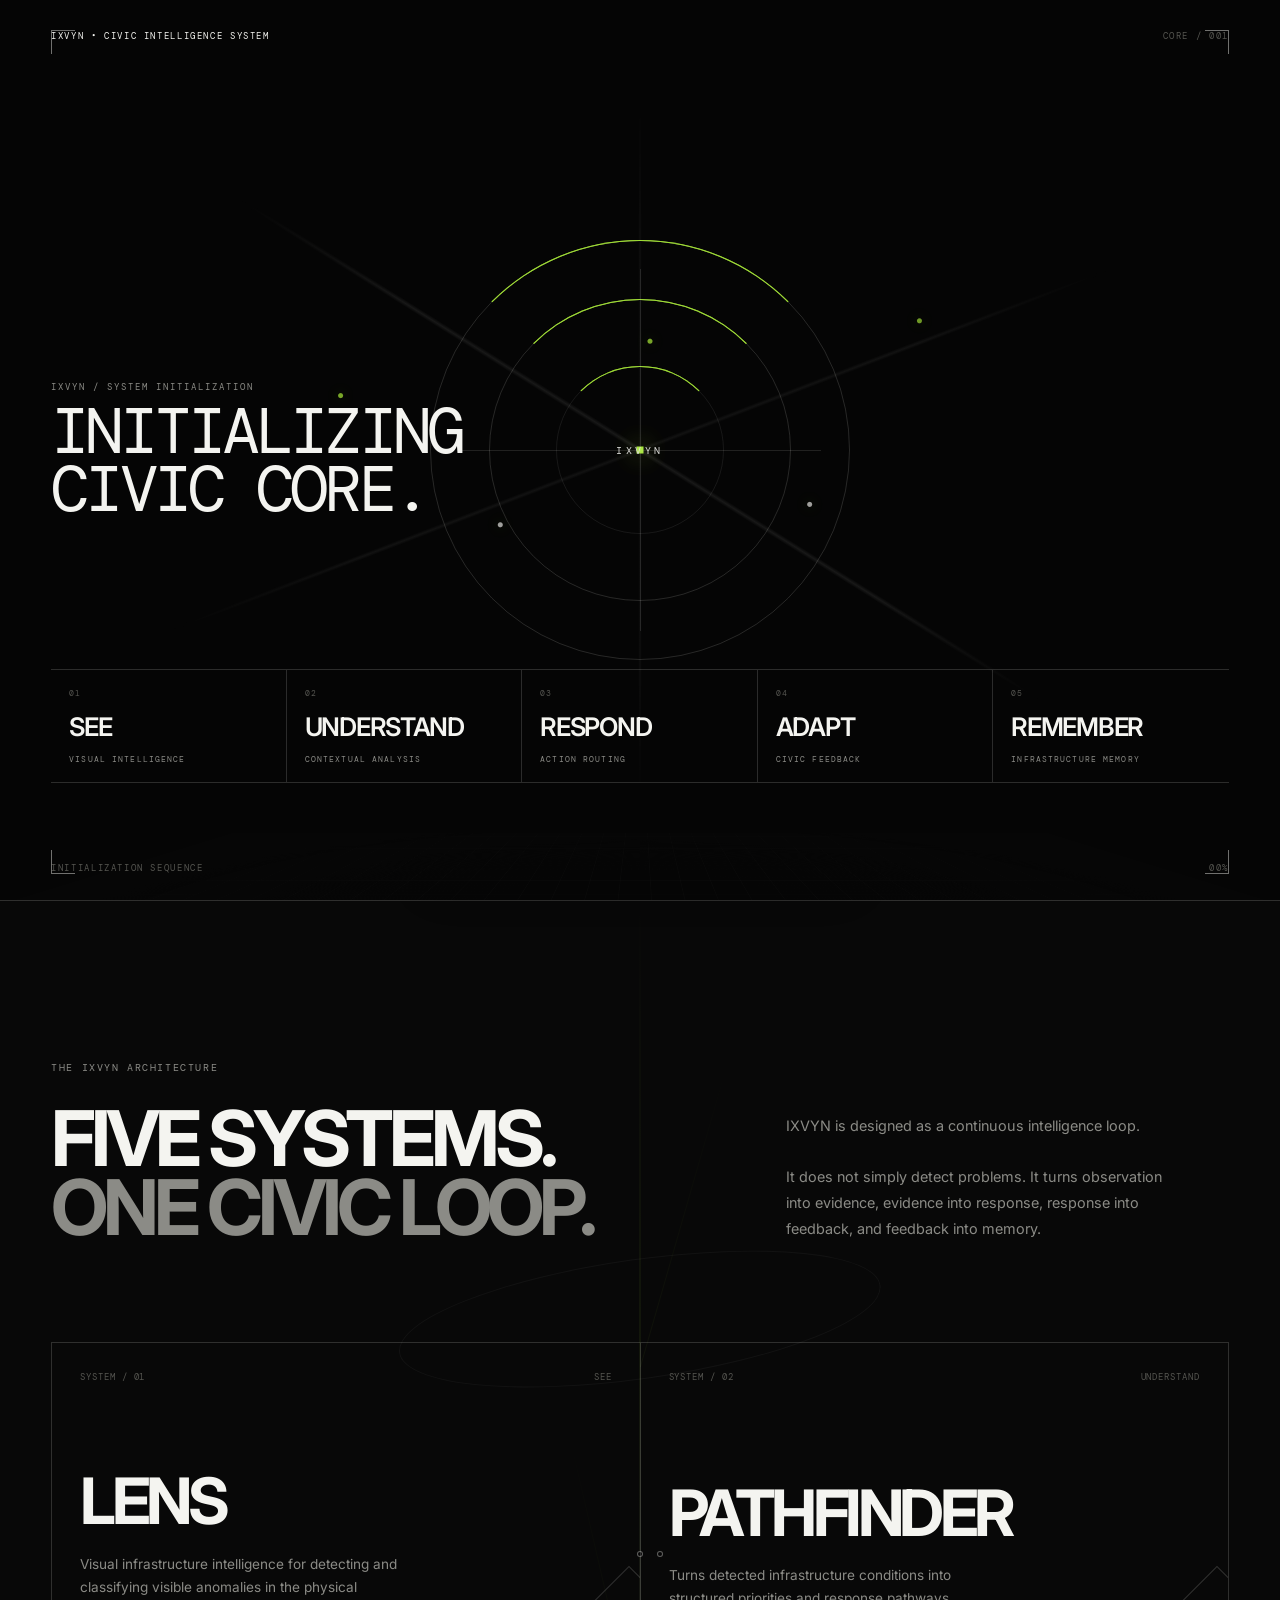
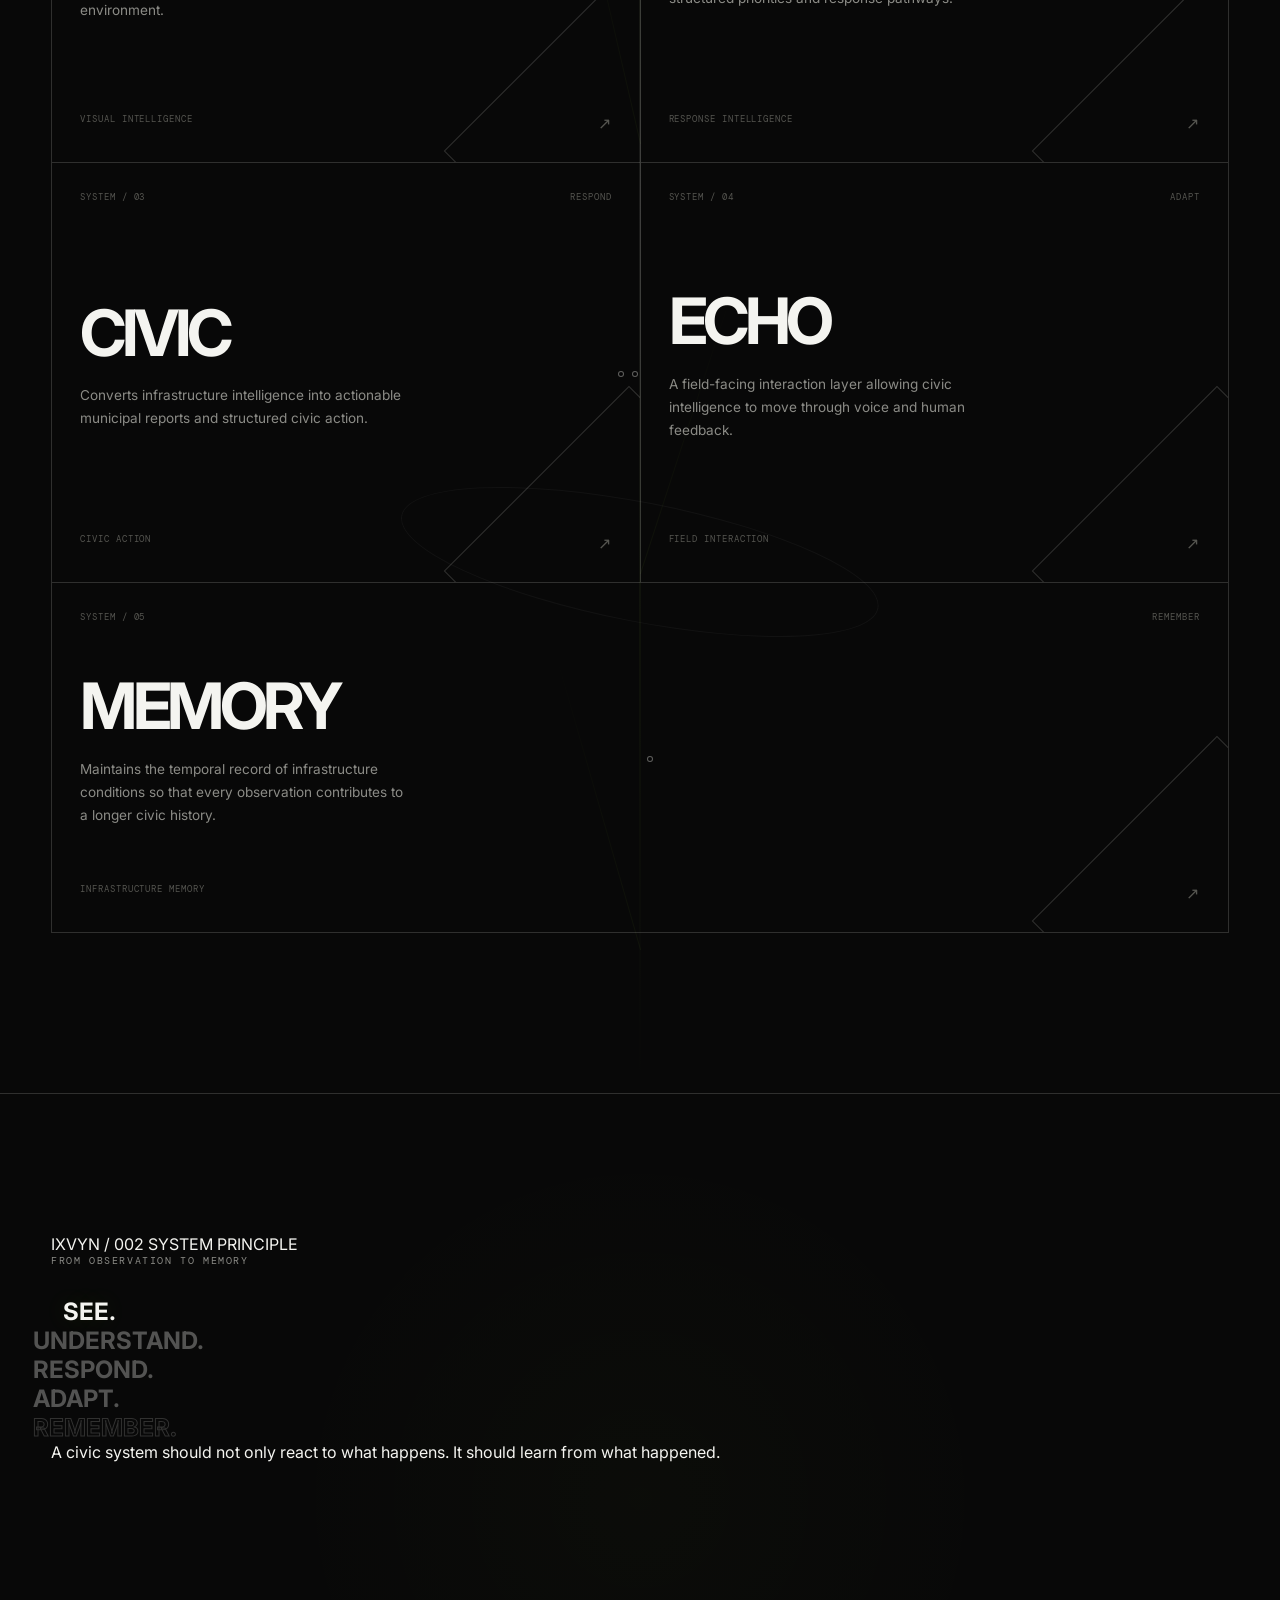
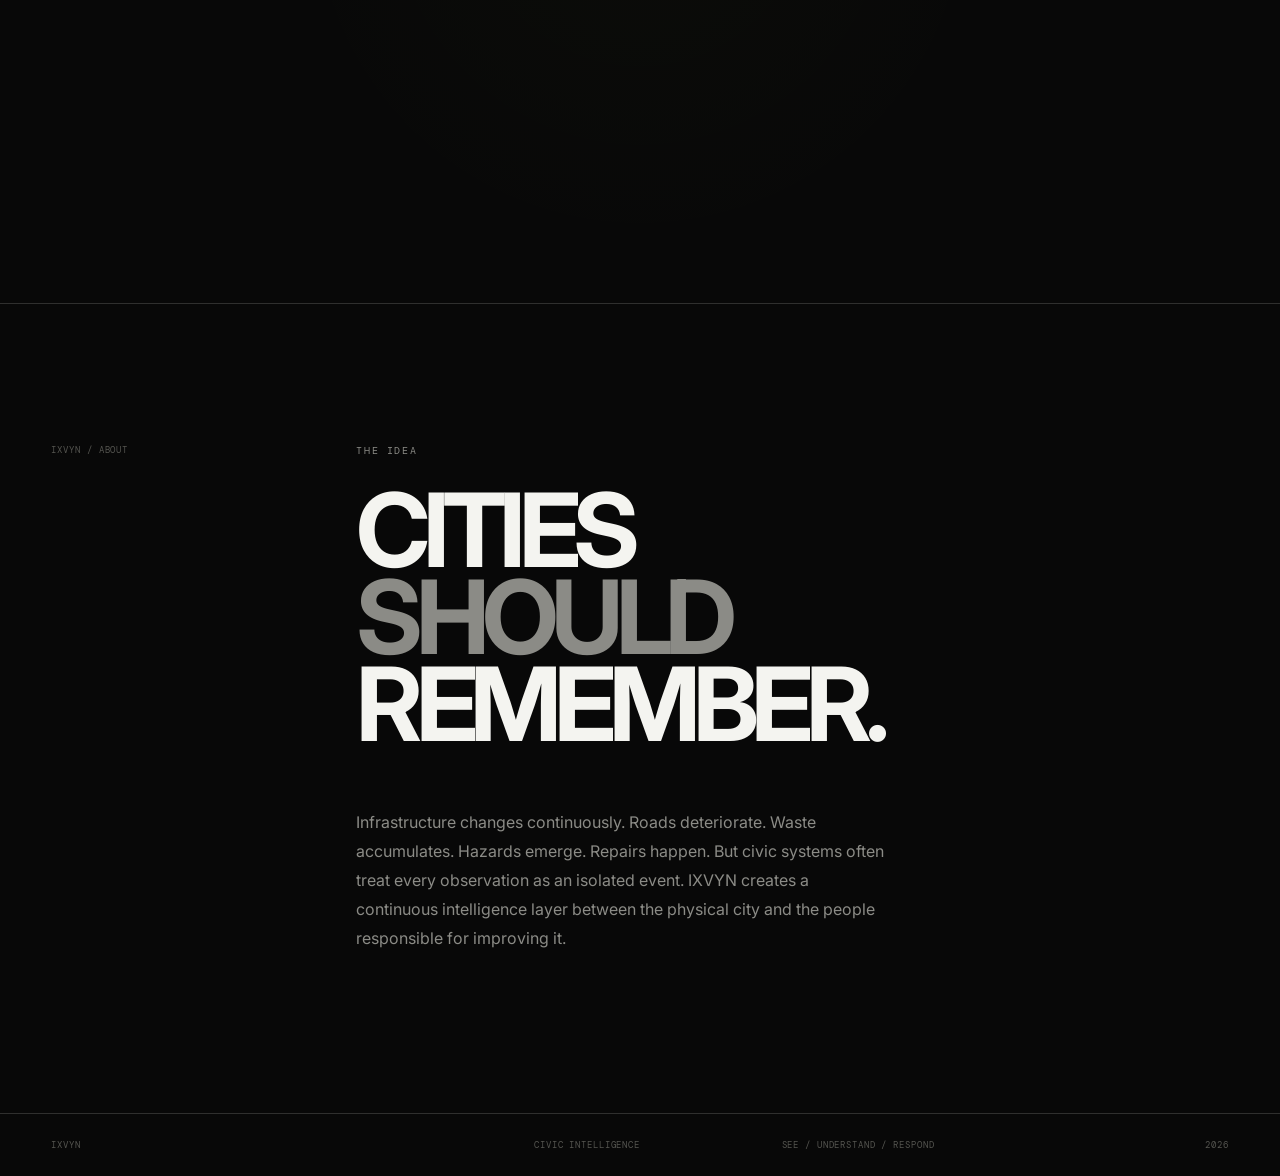
<file: frontend/index.html>
<!DOCTYPE html>
<html lang="en">

<head>

    <meta charset="UTF-8">

    <meta
        name="viewport"
        content="width=device-width, initial-scale=1.0"
    >

    <meta
        name="description"
        content="IXVYN — The geometry of civic trajectories."
    >

    <title>
        IXVYN — The Geometry of Civic Trajectories.
    </title>

    <link
        rel="stylesheet"
        href="style.css"
    >

</head>


<body>


    <!-- =====================================================
         IXVYN CINEMATIC BOOT
    ====================================================== -->

    <div
        class="ixvyn-boot"
        id="ixvyn-boot"
        aria-hidden="true"
    >

        <div class="boot-grid"></div>

        <div class="boot-scanline"></div>


        <div class="boot-header">

            <strong>
                IXVYN • CIVIC INTELLIGENCE SYSTEM
            </strong>

            <span>
                CORE / 001
            </span>

        </div>


        <div class="boot-footer">

            <span>
                INITIALIZATION SEQUENCE
            </span>

            <span id="boot-progress">
                00%
            </span>

        </div>


        <div class="boot-corner boot-corner-tl"></div>
        <div class="boot-corner boot-corner-tr"></div>
        <div class="boot-corner boot-corner-bl"></div>
        <div class="boot-corner boot-corner-br"></div>


        <div class="boot-stage">


            <!-- CORE GEOMETRY -->

            <div class="boot-core">

                <div class="boot-core-ring ring-a"></div>

                <div class="boot-core-ring ring-b"></div>

                <div class="boot-core-ring ring-c"></div>

                <div class="boot-core-cross horizontal"></div>

                <div class="boot-core-cross vertical"></div>

                <div class="boot-core-point"></div>

                <div class="boot-core-label">
                    IXVYN
                </div>

            </div>


            <!-- CITY NETWORK -->

            <div class="boot-city"></div>


            <!-- BOOT MESSAGE -->

            <div class="boot-message">

                <div class="boot-message-small">
                    IXVYN / SYSTEM INITIALIZATION
                </div>

                <div
                    class="boot-message-main"
                    id="boot-message"
                >
                    INITIALIZING<br>
                    CIVIC CORE.
                </div>

            </div>


            <!-- SYSTEMS -->

            <div class="boot-systems">


                <div class="boot-system">

                    <span>
                        01
                    </span>

                    <strong>
                        SEE
                    </strong>

                    <small>
                        VISUAL INTELLIGENCE
                    </small>

                </div>


                <div class="boot-system">

                    <span>
                        02
                    </span>

                    <strong>
                        UNDERSTAND
                    </strong>

                    <small>
                        CONTEXTUAL ANALYSIS
                    </small>

                </div>


                <div class="boot-system">

                    <span>
                        03
                    </span>

                    <strong>
                        RESPOND
                    </strong>

                    <small>
                        ACTION ROUTING
                    </small>

                </div>


                <div class="boot-system">

                    <span>
                        04
                    </span>

                    <strong>
                        ADAPT
                    </strong>

                    <small>
                        CIVIC FEEDBACK
                    </small>

                </div>


                <div class="boot-system">

                    <span>
                        05
                    </span>

                    <strong>
                        REMEMBER
                    </strong>

                    <small>
                        INFRASTRUCTURE MEMORY
                    </small>

                </div>


            </div>


            <!-- FINAL REVEAL -->

            <div class="boot-final">

                <div class="boot-final-wordmark">
                    IXVYN
                </div>

                <div class="boot-final-sub">
                    CIVIC INTELLIGENCE SYSTEM
                </div>

                <div class="boot-final-status">

                    <span></span>

                    INITIALIZATION COMPLETE

                </div>

            </div>


        </div>

    </div>



    <!-- =====================================================
         SYSTEM HEADER
    ====================================================== -->

    <!-- =====================================================
     IXVYN INTERFACE HEADER
====================================================== -->

<header class="system-header">

    <a
        href="#"
        class="wordmark"
        aria-label="IXVYN home"
    >
        I X V Y N
    </a>

    <nav
        class="system-nav"
        aria-label="Primary navigation"
    >

        <a href="#systems">
            <span class="nav-index">01</span>
            <span>Systems</span>
        </a>

        <a href="#about">
            <span class="nav-index">02</span>
            <span>About</span>
        </a>

    </nav>

    <div class="system-status">

        <span class="status-dot"></span>

        <span>SYSTEM ONLINE</span>

    </div>

</header>

    <!-- =====================================================
     IXVYN SYSTEM RAIL
====================================================== -->

<nav
    class="ixvyn-system-rail"
    aria-label="IXVYN systems"
>

    <a href="lens.html" data-system="lens">
        <span class="rail-index">01</span>
        <span class="rail-name">LENS</span>
    </a>

    <a href="pathfinder.html" data-system="pathfinder">
        <span class="rail-index">02</span>
        <span class="rail-name">PATHFINDER</span>
    </a>

    <a href="civic.html" data-system="civic">
        <span class="rail-index">03</span>
        <span class="rail-name">CIVIC</span>
    </a>

    <a href="echo.html" data-system="echo">
        <span class="rail-index">04</span>
        <span class="rail-name">ECHO</span>
    </a>

    <a href="memory.html" data-system="memory">
        <span class="rail-index">05</span>
        <span class="rail-name">MEMORY</span>
    </a>

</nav>

    <!-- =====================================================
         MAIN
    ====================================================== -->

    <main>


        <!-- =================================================
             PAGE 1 — HERO
        ================================================== -->

        <section class="hero">


            <div class="hero-index">

                <span>
                    IXVYN / 001
                </span>

                <span>
                    CIVIC TRAJECTORIES
                </span>

            </div>


            <div class="hero-main">

                <p class="eyebrow">
                    AN INTEGRATED CIVIC INTELLIGENCE SYSTEM
                </p>


                <h1>

                    THE GEOMETRY<br>

                    OF <span>CIVIC</span><br>

                    TRAJECTORIES

                </h1>


                <p class="hero-description">

                    IXVYN transforms observations of the
                    physical world into structured civic
                    intelligence — helping cities see,
                    understand, respond, adapt, and remember.

                </p>


                <a
                    href="#systems"
                    class="initiate"
                >

                    INITIATE SYSTEM

                    <span class="initiate-arrow">
                        ↗
                    </span>

                </a>

            </div>



            <!-- =================================================
                 GEOMETRIC INTELLIGENCE VISUAL
            ================================================== -->

            <div
                class="hero-geometry"
                aria-hidden="true"
            >

                <div class="geometry-ring ring-one"></div>

                <div class="geometry-ring ring-two"></div>

                <div class="geometry-ring ring-three"></div>


                <div class="geometry-line line-one"></div>

                <div class="geometry-line line-two"></div>


                <div class="geometry-node node-one"></div>

                <div class="geometry-node node-two"></div>

                <div class="geometry-node node-three"></div>


                <div class="geometry-core">
                    IX
                </div>

            </div>



            <div class="hero-footer">

                <span>
                    CIVIC INTELLIGENCE / 01
                </span>

                <span>
                    SEE → UNDERSTAND → RESPOND
                </span>

                <span>
                    DELHI / INDIA
                </span>

            </div>


        </section>



        <!-- =================================================
             PAGE 2 — SYSTEMS
        ================================================== -->

        <section
            class="systems"
            id="systems"
        >


            <div class="section-intro">


                <div>

                    <p class="eyebrow">
                        THE IXVYN ARCHITECTURE
                    </p>


                    <h2>

                        FIVE SYSTEMS.<br>

                        <span>ONE CIVIC LOOP.</span>

                    </h2>

                </div>


                <div class="section-copy">

                    IXVYN is designed as a continuous
                    intelligence loop.

                    <br><br>

                    It does not simply detect problems.

                    It turns observation into evidence,
                    evidence into response, response into
                    feedback, and feedback into memory.

                </div>


            </div>



            <div class="system-grid">


                <!-- LENS -->

                <article
                    class="system-card"
                    data-system="lens"
                >

                    <div class="module-top">

                        <span>
                            SYSTEM / 01
                        </span>

                        <span>
                            SEE
                        </span>

                    </div>


                    <div class="module-content">

                        <h3>
                            LENS
                        </h3>

                        <p>

                            Visual infrastructure intelligence
                            for detecting and classifying
                            visible anomalies in the physical
                            environment.

                        </p>

                    </div>


                    <div class="module-bottom">

                        <span>
                            VISUAL INTELLIGENCE
                        </span>

                        <span class="module-arrow">
                            ↗
                        </span>

                    </div>

                </article>



                <!-- PATHFINDER -->

                <article
                    class="system-card"
                    data-system="pathfinder"
                >

                    <div class="module-top">

                        <span>
                            SYSTEM / 02
                        </span>

                        <span>
                            UNDERSTAND
                        </span>

                    </div>


                    <div class="module-content">

                        <h3>
                            PATHFINDER
                        </h3>

                        <p>

                            Turns detected infrastructure
                            conditions into structured
                            priorities and response pathways.

                        </p>

                    </div>


                    <div class="module-bottom">

                        <span>
                            RESPONSE INTELLIGENCE
                        </span>

                        <span class="module-arrow">
                            ↗
                        </span>

                    </div>

                </article>



                <!-- CIVIC -->

                <article
                    class="system-card"
                    data-system="civic"
                >

                    <div class="module-top">

                        <span>
                            SYSTEM / 03
                        </span>

                        <span>
                            RESPOND
                        </span>

                    </div>


                    <div class="module-content">

                        <h3>
                            CIVIC
                        </h3>

                        <p>

                            Converts infrastructure intelligence
                            into actionable municipal reports
                            and structured civic action.

                        </p>

                    </div>


                    <div class="module-bottom">

                        <span>
                            CIVIC ACTION
                        </span>

                        <span class="module-arrow">
                            ↗
                        </span>

                    </div>

                </article>



                <!-- ECHO -->

                <article
                    class="system-card"
                    data-system="echo"
                >

                    <div class="module-top">

                        <span>
                            SYSTEM / 04
                        </span>

                        <span>
                            ADAPT
                        </span>

                    </div>


                    <div class="module-content">

                        <h3>
                            ECHO
                        </h3>

                        <p>

                            A field-facing interaction layer
                            allowing civic intelligence to
                            move through voice and human
                            feedback.

                        </p>

                    </div>


                    <div class="module-bottom">

                        <span>
                            FIELD INTERACTION
                        </span>

                        <span class="module-arrow">
                            ↗
                        </span>

                    </div>

                </article>



                <!-- MEMORY -->

                <article
                    class="system-card system-card-wide"
                    data-system="memory"
                >

                    <div class="module-top">

                        <span>
                            SYSTEM / 05
                        </span>

                        <span>
                            REMEMBER
                        </span>

                    </div>


                    <div class="module-content">

                        <h3>
                            MEMORY
                        </h3>

                        <p>

                            Maintains the temporal record of
                            infrastructure conditions so that
                            every observation contributes to
                            a longer civic history.

                        </p>

                    </div>


                    <div class="module-bottom">

                        <span>
                            INFRASTRUCTURE MEMORY
                        </span>

                        <span class="module-arrow">
                            ↗
                        </span>

                    </div>

                </article>


            </div>

        </section>



        <!-- =================================================
             PAGE 3 — DIRECTION
        ================================================== -->

        <section class="direction">


            <div class="direction-index">

                <span>
                    IXVYN / 002
                </span>

                <span>
                    SYSTEM PRINCIPLE
                </span>

            </div>


            <div class="direction-main">

                <p class="eyebrow">
                    FROM OBSERVATION TO MEMORY
                </p>


                <h2>

                    SEE.<br>

                    UNDERSTAND.<br>

                    RESPOND.<br>

                    ADAPT.<br>

                    <span>REMEMBER.</span>

                </h2>


                <p class="direction-description">

                    A civic system should not only react
                    to what happens.

                    It should learn from what happened.

                </p>

            </div>


        </section>



        <!-- =================================================
             PAGE 4 — ABOUT
        ================================================== -->

        <section
            class="about"
            id="about"
        >


            <div class="about-label">

                IXVYN / ABOUT

            </div>


            <div class="about-content">


                <p class="eyebrow">
                    THE IDEA
                </p>


                <h2>

                    CITIES<br>

                    <em>SHOULD</em><br>

                    REMEMBER.

                </h2>


                <p>

                    Infrastructure changes continuously.

                    Roads deteriorate.
                    Waste accumulates.
                    Hazards emerge.
                    Repairs happen.

                    But civic systems often treat every
                    observation as an isolated event.

                    IXVYN creates a continuous intelligence
                    layer between the physical city and the
                    people responsible for improving it.

                </p>


            </div>


        </section>



    </main>



    <!-- =====================================================
         FOOTER
    ====================================================== -->

    <footer class="system-footer">

        <div class="footer-grid">

            <span>
                IXVYN
            </span>

            <span>
                CIVIC INTELLIGENCE
            </span>

            <span>
                SEE / UNDERSTAND / RESPOND
            </span>

            <span>
                2026
            </span>

        </div>

    </footer>



    <!-- =====================================================
         SCRIPTS
    ====================================================== -->

    <script src="boot.js"></script>

    <script src="app.js"></script>


</body>

</html>
</file>
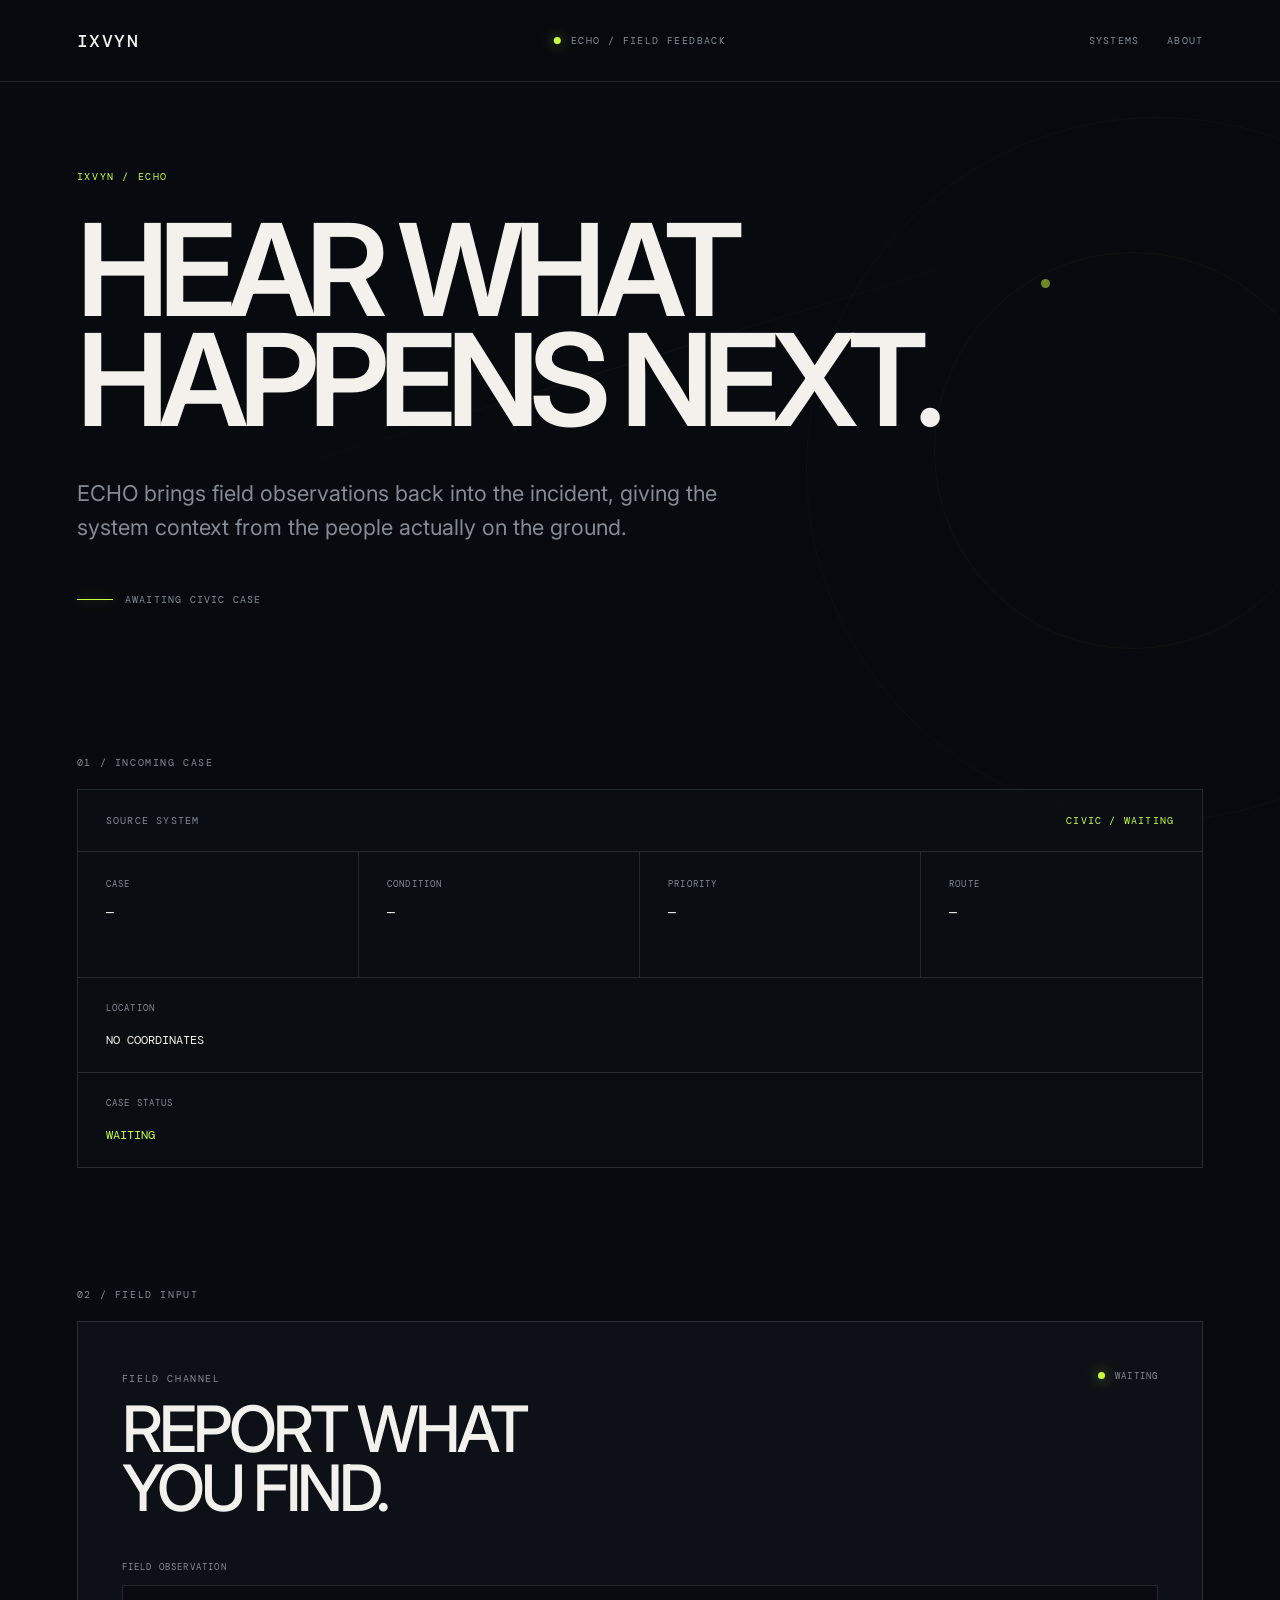
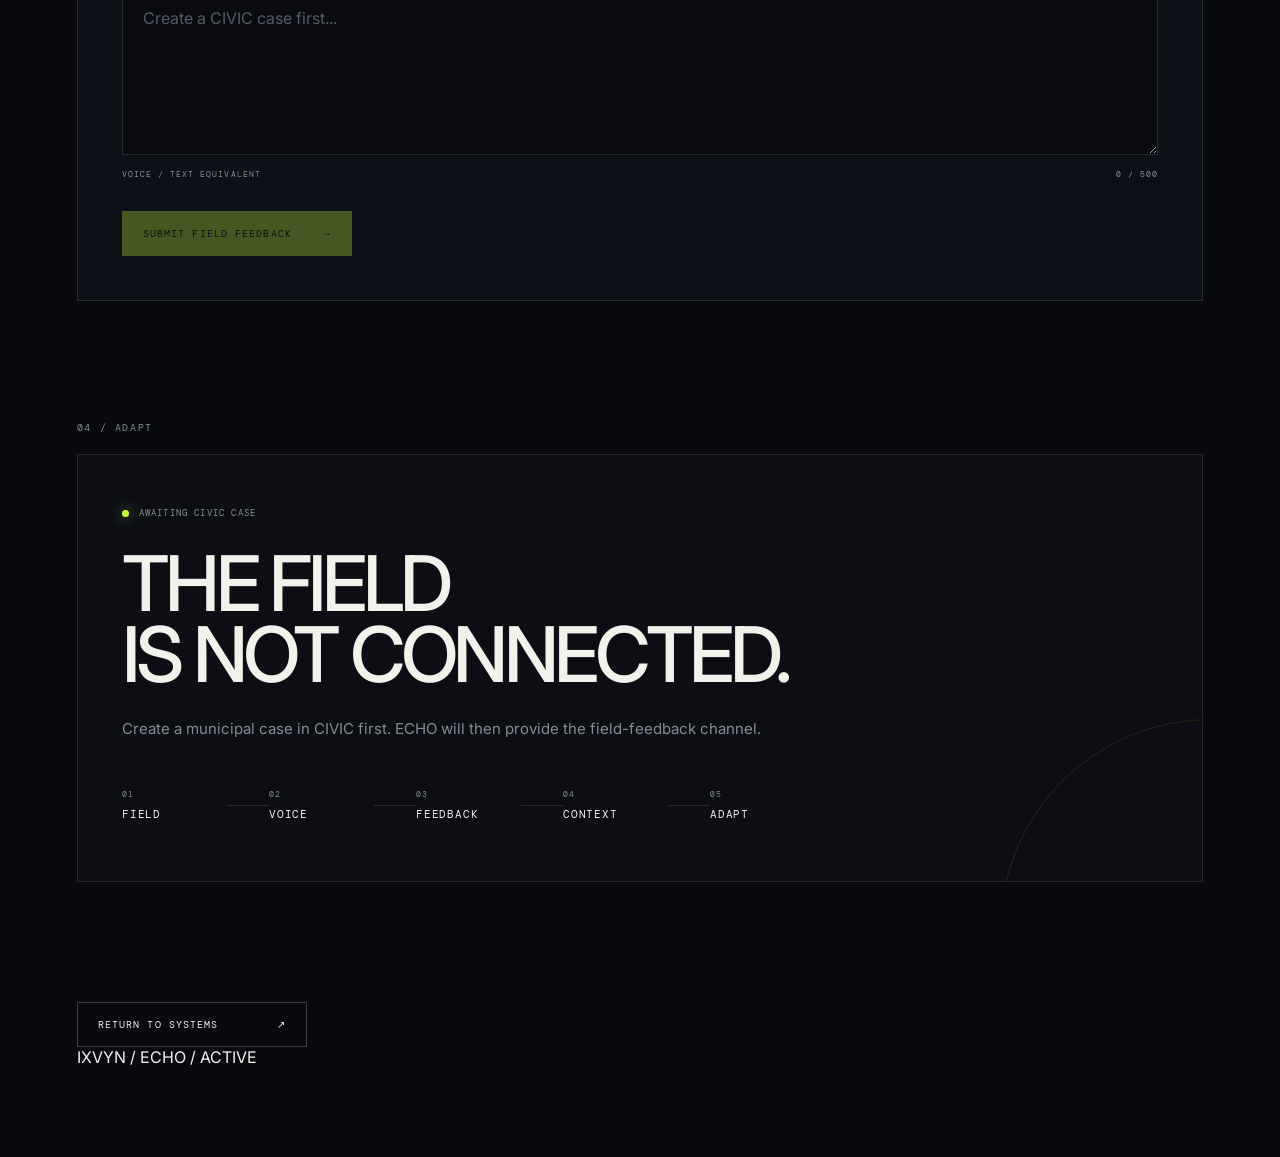
<file: frontend/echo.html>
<!DOCTYPE html>
<html lang="en">
<head>
    <meta charset="UTF-8">
    <meta name="viewport" content="width=device-width, initial-scale=1.0">

    <title>IXVYN / ECHO</title>

    <link rel="preconnect" href="https://fonts.googleapis.com">
    <link rel="preconnect" href="https://fonts.gstatic.com" crossorigin>

    <link
        href="https://fonts.googleapis.com/css2?family=DM+Mono:wght@400;500&family=Inter:wght@400;500;600;700&display=swap"
        rel="stylesheet"
    >

    <link rel="stylesheet" href="echo.css">
</head>

<body class="echo-page">

    <header class="echo-header">

        <a href="index.html" class="echo-brand">
            IXVYN
        </a>

        <div class="echo-system">
            <span class="system-dot"></span>
            ECHO / FIELD FEEDBACK
        </div>

        <nav class="echo-nav">
            <a href="index.html#systems">Systems</a>
            <a href="index.html#about">About</a>
        </nav>

    </header>


    <main class="echo-experience">

        <!-- =================================================
             ATMOSPHERE
             ================================================= -->

        <div class="echo-geometry" aria-hidden="true">
            <div class="geometry-ring ring-one"></div>
            <div class="geometry-ring ring-two"></div>
            <div class="geometry-axis axis-one"></div>
            <div class="geometry-axis axis-two"></div>
            <div class="echo-pulse"></div>
        </div>


        <!-- =================================================
             HERO
             ================================================= -->

        <section class="echo-hero">

            <div class="echo-eyebrow">
                IXVYN / ECHO
            </div>

            <h1>
                HEAR WHAT<br>
                HAPPENS NEXT.
            </h1>

            <p class="echo-lead">
                ECHO brings field observations back into the
                incident, giving the system context from the
                people actually on the ground.
            </p>

            <div class="echo-source">
                <span class="source-line"></span>
                <span id="source-status">
                    AWAITING CIVIC CASE
                </span>
            </div>

        </section>


        <!-- =================================================
             01 / INCOMING CASE
             ================================================= -->

        <section class="echo-section">

            <div class="section-label">
                01 / INCOMING CASE
            </div>

            <div class="case-panel">

                <div class="panel-top">

                    <span>
                        SOURCE SYSTEM
                    </span>

                    <strong id="source-system">
                        CIVIC / WAITING
                    </strong>

                </div>


                <div class="case-grid">

                    <div class="case-cell">

                        <span>
                            CASE
                        </span>

                        <strong id="case-id">
                            —
                        </strong>

                    </div>


                    <div class="case-cell">

                        <span>
                            CONDITION
                        </span>

                        <strong id="condition">
                            —
                        </strong>

                    </div>


                    <div class="case-cell">

                        <span>
                            PRIORITY
                        </span>

                        <strong id="priority">
                            —
                        </strong>

                    </div>


                    <div class="case-cell">

                        <span>
                            ROUTE
                        </span>

                        <strong id="route">
                            —
                        </strong>

                    </div>

                </div>


                <div class="case-location">

                    <span>
                        LOCATION
                    </span>

                    <strong id="location">
                        NO COORDINATES
                    </strong>

                </div>


                <div class="case-status">

                    <span>
                        CASE STATUS
                    </span>

                    <strong id="status">
                        WAITING
                    </strong>

                </div>

            </div>

        </section>


        <!-- =================================================
             02 / FIELD INPUT
             ================================================= -->

        <section class="echo-section">

            <div class="section-label">
                02 / FIELD INPUT
            </div>


            <div class="field-panel">

                <div class="field-header">

                    <div>

                        <span class="field-label">
                            FIELD CHANNEL
                        </span>

                        <h2>
                            REPORT WHAT<br>
                            YOU FIND.
                        </h2>

                    </div>


                    <div class="field-state">

                        <span class="field-dot"></span>

                        <span id="field-state">
                            READY
                        </span>

                    </div>

                </div>


                <div class="input-area">

                    <label
                        class="field-input-label"
                        for="field-input"
                    >
                        FIELD OBSERVATION
                    </label>

                    <textarea
                        id="field-input"
                        rows="5"
                        placeholder="Describe what is happening at the location..."
                    ></textarea>


                    <div class="input-meta">

                        <span>
                            VOICE / TEXT EQUIVALENT
                        </span>

                        <span id="character-count">
                            0 / 500
                        </span>

                    </div>

                </div>


                <button
                    id="submit-feedback"
                    class="echo-button"
                    type="button"
                    disabled
                >
                    SUBMIT FIELD FEEDBACK
                    <span>→</span>
                </button>

            </div>

        </section>


        <!-- =================================================
             03 / FIELD FEEDBACK
             ================================================= -->

        <section
            class="echo-section feedback-section"
            id="feedback-section"
            hidden
        >

            <div class="section-label">
                03 / FIELD FEEDBACK
            </div>


            <div class="feedback-panel">

                <div class="feedback-header">

                    <div>

                        <span class="feedback-label">
                            OBSERVATION RECEIVED
                        </span>

                        <h2 id="feedback-title">
                            FIELD CONDITION UPDATED
                        </h2>

                    </div>

                    <div class="feedback-mark">
                        ✓
                    </div>

                </div>


                <div class="feedback-content">

                    <span>
                        FIELD REPORT
                    </span>

                    <p id="feedback-text">
                        —
                    </p>

                </div>


                <div class="feedback-grid">

                    <div>

                        <span>
                            INPUT
                        </span>

                        <strong>
                            FIELD OBSERVATION
                        </strong>

                    </div>


                    <div>

                        <span>
                            CONTEXT
                        </span>

                        <strong id="feedback-context">
                            CIVIC CASE
                        </strong>

                    </div>


                    <div>

                        <span>
                            SYSTEM STATE
                        </span>

                        <strong id="feedback-state">
                            UPDATED
                        </strong>

                    </div>

                </div>

            </div>

        </section>


        <!-- =================================================
             04 / ADAPT
             ================================================= -->

        <section
            class="echo-section"
            id="adapt-section"
        >

            <div class="section-label">
                04 / ADAPT
            </div>


            <div class="adapt-panel">

                <div class="adapt-status">

                    <span class="adapt-dot"></span>

                    <span id="adapt-status">
                        AWAITING FIELD INPUT
                    </span>

                </div>


                <h2 id="adapt-title">
                    THE FIELD<br>
                    HAS NOT SPOKEN.
                </h2>


                <p id="adapt-description">
                    Submit a field observation to update the
                    operational context of this incident.
                </p>


                <div class="adapt-flow">

                    <div class="flow-node">
                        <span>01</span>
                        <strong>FIELD</strong>
                    </div>

                    <div class="flow-line"></div>

                    <div class="flow-node">
                        <span>02</span>
                        <strong>VOICE</strong>
                    </div>

                    <div class="flow-line"></div>

                    <div class="flow-node">
                        <span>03</span>
                        <strong>FEEDBACK</strong>
                    </div>

                    <div class="flow-line"></div>

                    <div class="flow-node">
                        <span>04</span>
                        <strong>CONTEXT</strong>
                    </div>

                    <div class="flow-line"></div>

                    <div class="flow-node">
                        <span>05</span>
                        <strong>ADAPT</strong>
                    </div>

                </div>

            </div>

        </section>


        <!-- =================================================
             FOOTER
             ================================================= -->

        <footer class="echo-footer">

            <a
                href="index.html"
                class="echo-button secondary"
            >
                RETURN TO SYSTEMS
                <span>↗</span>
            </a>

            <div class="footer-state">
                IXVYN / ECHO / ACTIVE
            </div>

        </footer>

    </main>


    <script src="echo.js"></script>

</body>
</html>
</file>
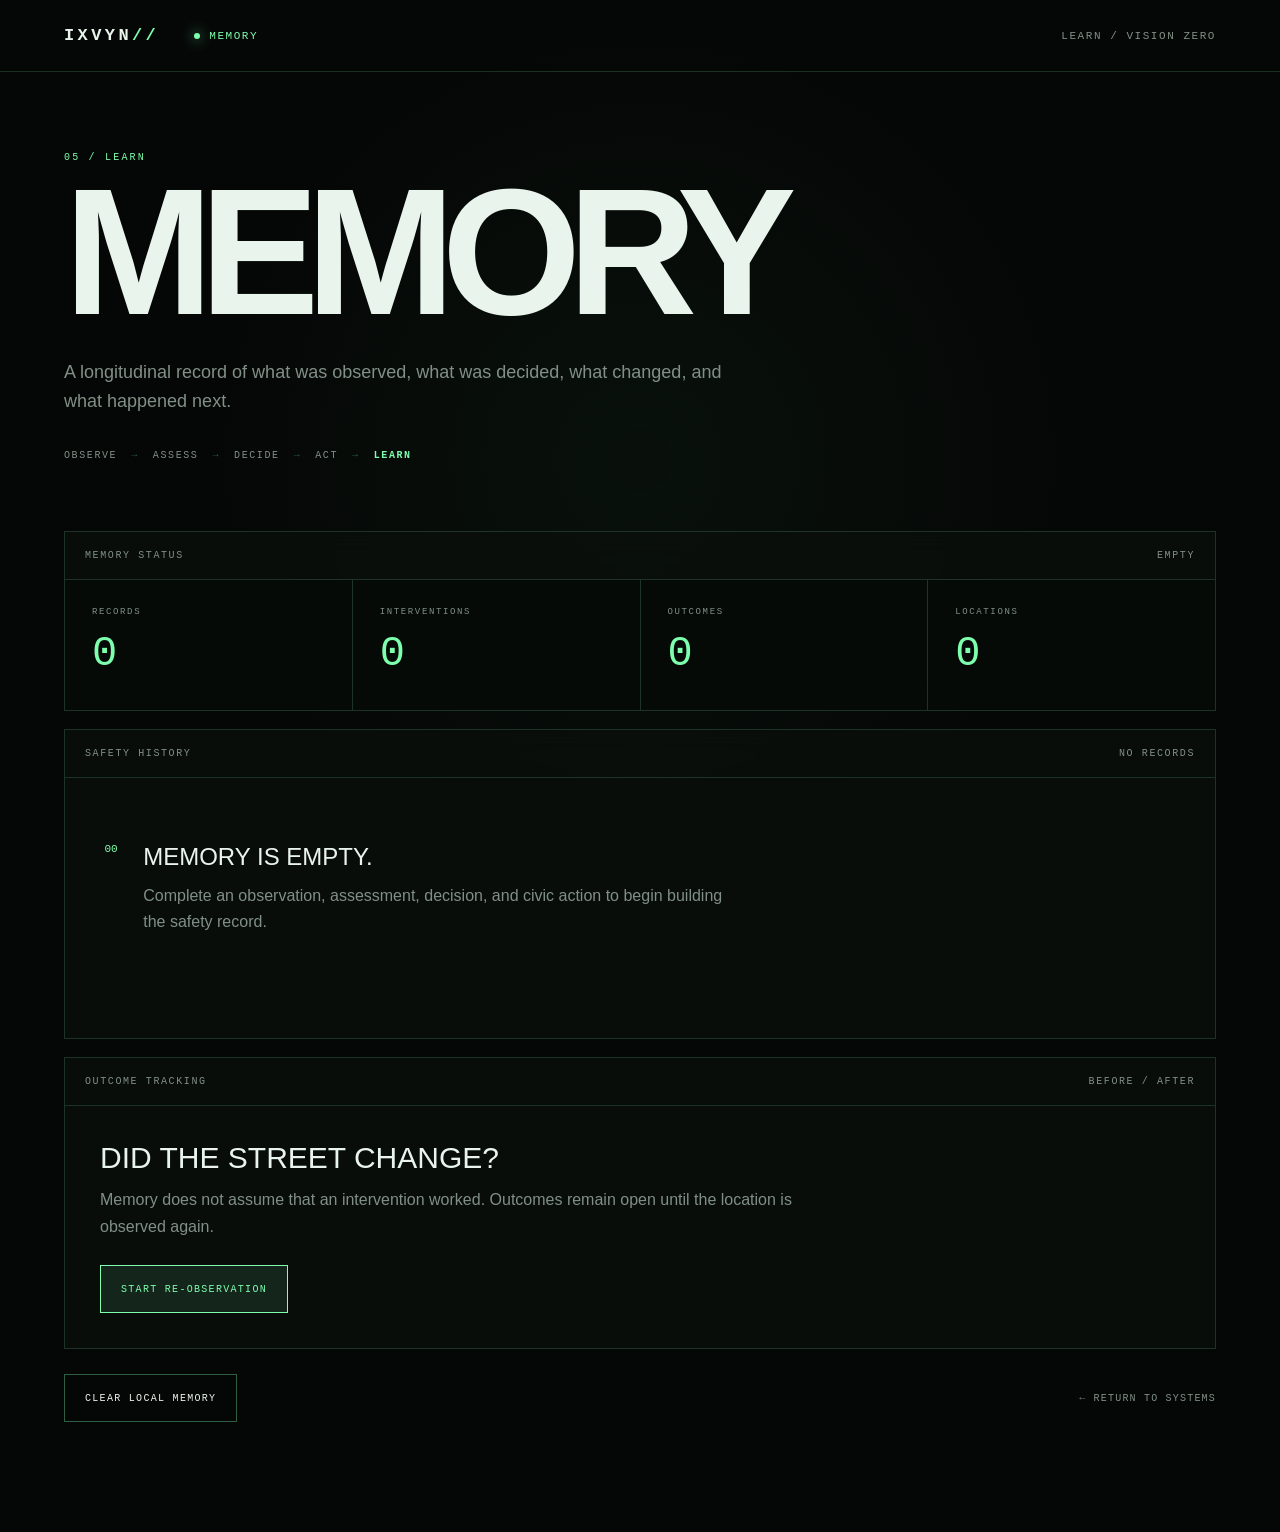
<file: frontend/memory.html>
<!DOCTYPE html>
<html lang="en">
<head>
    <meta charset="UTF-8">
    <meta name="viewport" content="width=device-width, initial-scale=1.0">

    <meta
        name="description"
        content="IXVYN MEMORY — longitudinal safety memory for streets and public spaces."
    >

    <title>MEMORY — IXVYN</title>

    <link rel="stylesheet" href="memory.css">
</head>

<body>

<div class="noise"></div>

<header class="topbar">

    <a href="index.html" class="wordmark">
        IXVYN<span>//</span>
    </a>

    <div class="module-id">
        <span class="pulse"></span>
        MEMORY
    </div>

    <div class="role">
        LEARN / VISION ZERO
    </div>

</header>


<main>

    <section class="intro">

        <div class="eyebrow">
            05 / LEARN
        </div>

        <h1>MEMORY</h1>

        <p>
            A longitudinal record of what was observed,
            what was decided, what changed, and what happened next.
        </p>

        <div class="chain">
            <span>OBSERVE</span>
            <i>→</i>
            <span>ASSESS</span>
            <i>→</i>
            <span>DECIDE</span>
            <i>→</i>
            <span>ACT</span>
            <i>→</i>
            <strong>LEARN</strong>
        </div>

    </section>


    <section class="panel">

        <div class="panel-head">
            <span>MEMORY STATUS</span>
            <span id="memory-status">
                INITIALIZING
            </span>
        </div>

        <div class="stats">

            <div class="stat">
                <label>RECORDS</label>
                <strong id="record-count">0</strong>
            </div>

            <div class="stat">
                <label>INTERVENTIONS</label>
                <strong id="intervention-count">0</strong>
            </div>

            <div class="stat">
                <label>OUTCOMES</label>
                <strong id="outcome-count">0</strong>
            </div>

            <div class="stat">
                <label>LOCATIONS</label>
                <strong id="location-count">0</strong>
            </div>

        </div>

    </section>


    <section class="panel">

        <div class="panel-head">
            <span>SAFETY HISTORY</span>
            <span id="history-state">
                NO RECORDS
            </span>
        </div>

        <div id="timeline" class="timeline">

            <div class="empty-state">

                <div class="empty-number">
                    00
                </div>

                <div>
                    <h2>
                        MEMORY IS EMPTY.
                    </h2>

                    <p>
                        Complete an observation, assessment,
                        decision, and civic action to begin
                        building the safety record.
                    </p>
                </div>

            </div>

        </div>

    </section>


    <section id="latest-panel" class="panel hidden">

        <div class="panel-head">
            <span>LATEST LOCATION STATE</span>
            <span id="latest-status">
                —
            </span>
        </div>

        <div class="latest">

            <div class="latest-main">

                <div class="eyebrow">
                    CURRENT MEMORY
                </div>

                <h2 id="latest-title">
                    —
                </h2>

                <p id="latest-summary">
                    —
                </p>

            </div>

            <div class="latest-metrics">

                <div>
                    <label>RISK</label>
                    <strong id="latest-risk">
                        —
                    </strong>
                </div>

                <div>
                    <label>INTERVENTION</label>
                    <strong id="latest-intervention">
                        —
                    </strong>
                </div>

                <div>
                    <label>OUTCOME</label>
                    <strong id="latest-outcome">
                        PENDING
                    </strong>
                </div>

            </div>

        </div>

    </section>


    <section class="panel">

        <div class="panel-head">
            <span>OUTCOME TRACKING</span>
            <span>BEFORE / AFTER</span>
        </div>

        <div class="outcome-copy">

            <h2>
                DID THE STREET CHANGE?
            </h2>

            <p>
                Memory does not assume that an intervention worked.
                Outcomes remain open until the location is observed again.
            </p>

            <button
                id="reobserve-btn"
                class="primary-btn"
            >
                START RE-OBSERVATION
            </button>

        </div>

    </section>


    <section class="bottom-actions">

        <button
            id="clear-btn"
            class="secondary-btn"
        >
            CLEAR LOCAL MEMORY
        </button>

        <a
            href="index.html"
            class="return-link"
        >
            ← RETURN TO SYSTEMS
        </a>

    </section>

</main>


<script src="memory.js"></script>

</body>
</html>
</file>
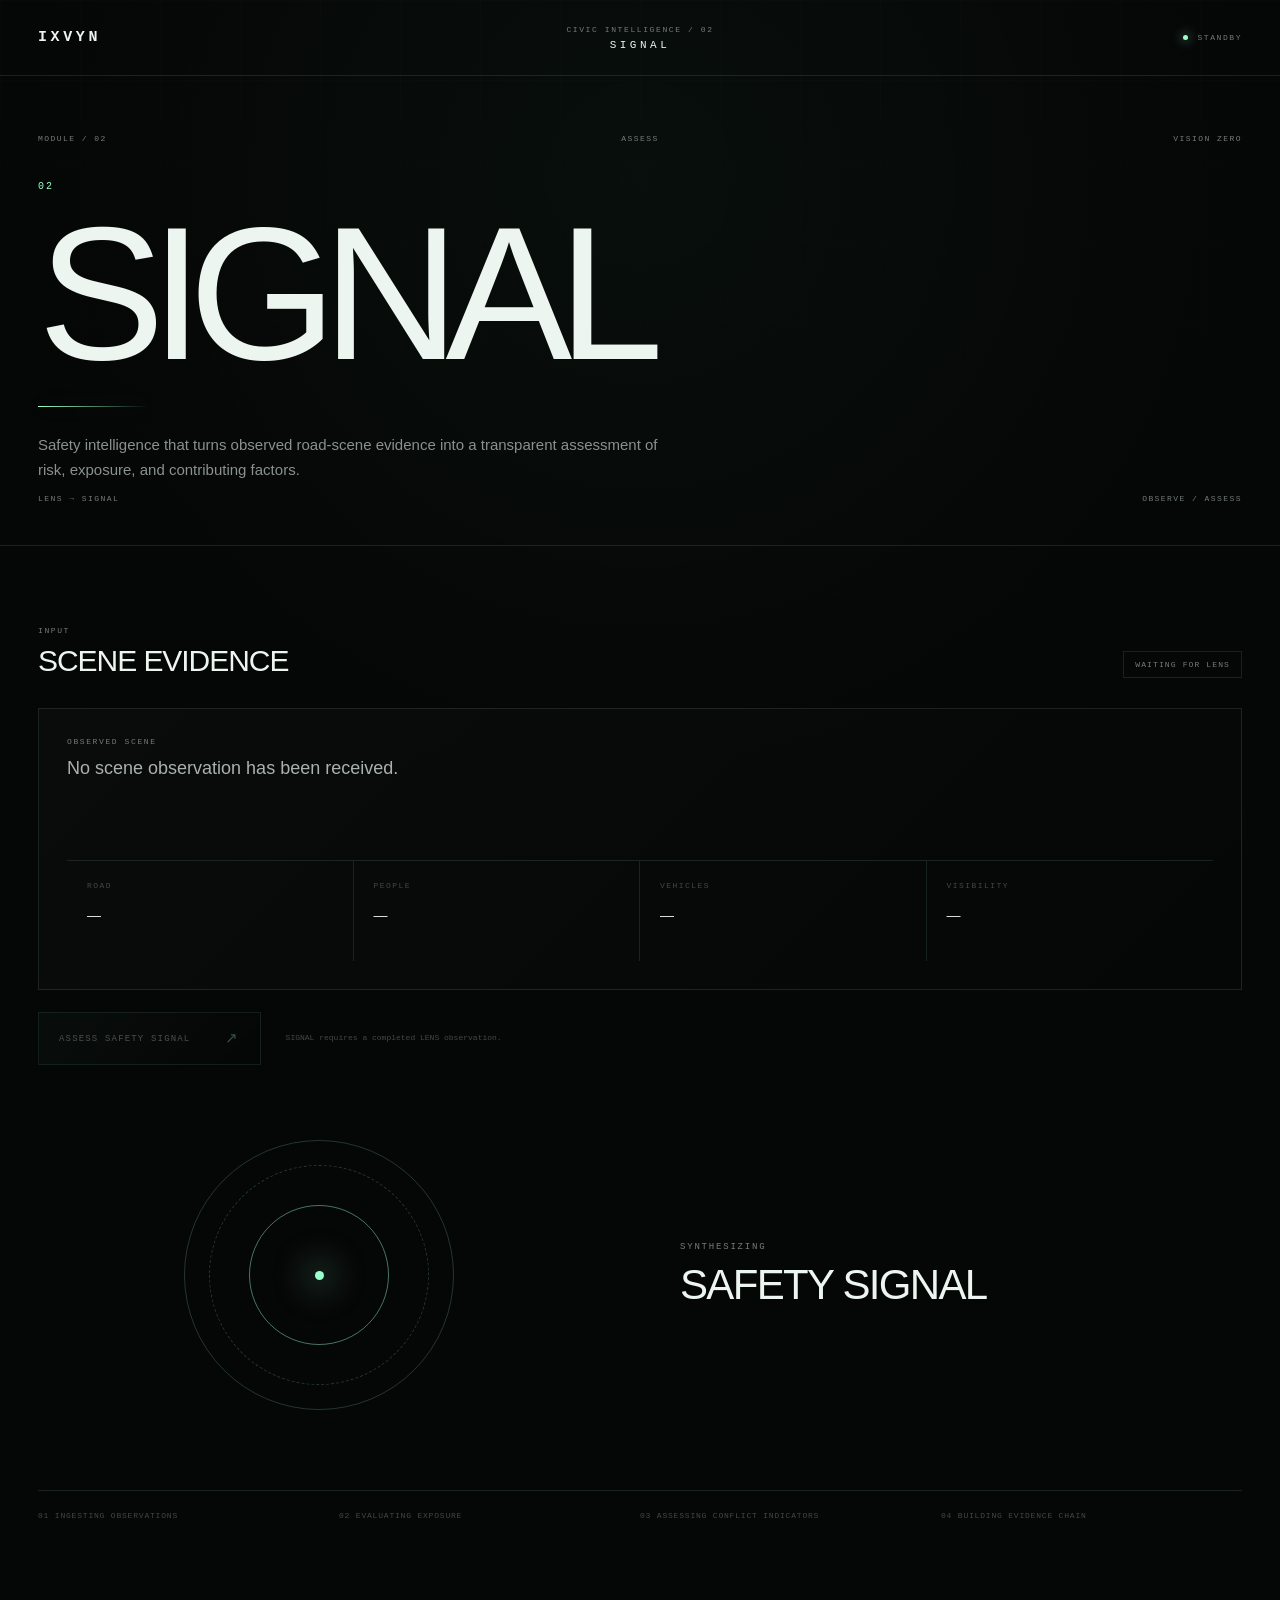
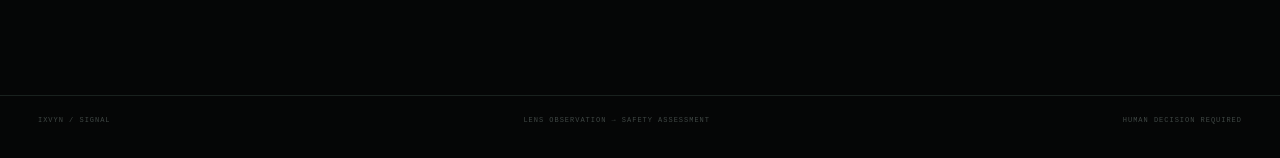
<file: frontend/pathfinder.html>
<!DOCTYPE html>
<html lang="en">
<head>
    <meta charset="UTF-8">

    <meta
        name="viewport"
        content="width=device-width, initial-scale=1.0"
    >

    <meta
        name="description"
        content="SIGNAL — road safety risk assessment intelligence for Vision Zero."
    >

    <title>IXVYN / SIGNAL</title>

    <link rel="stylesheet" href="pathfinder.css">
</head>

<body>

    <!-- =====================================================
         HEADER
    ====================================================== -->

    <header class="site-header">

        <a href="index.html" class="wordmark">
            IXVYN
        </a>

        <div class="header-center">
            <span class="header-kicker">
                CIVIC INTELLIGENCE / 02
            </span>

            <span class="header-title">
                SIGNAL
            </span>
        </div>

        <div class="header-status">
            <span class="status-dot"></span>
            <span id="system-status">
                STANDBY
            </span>
        </div>

    </header>


    <!-- =====================================================
         MAIN
    ====================================================== -->

    <main>

        <!-- HERO -->

        <section class="signal-hero">

            <div class="hero-meta">
                <span>MODULE / 02</span>
                <span>ASSESS</span>
                <span>VISION ZERO</span>
            </div>

            <div class="hero-title-wrap">

                <div class="hero-index">
                    02
                </div>

                <h1>
                    SIGNAL
                </h1>

                <div class="hero-rule"></div>

                <p>
                    Safety intelligence that turns observed
                    road-scene evidence into a transparent
                    assessment of risk, exposure, and
                    contributing factors.
                </p>

            </div>

            <div class="hero-bottom">
                <span>
                    LENS → SIGNAL
                </span>

                <span>
                    OBSERVE / ASSESS
                </span>
            </div>

        </section>


        <!-- =================================================
             ASSESSMENT CONSOLE
        ================================================== -->

        <section class="assessment-console">

            <div class="console-header">

                <div>
                    <span class="eyebrow">
                        INPUT
                    </span>

                    <h2>
                        SCENE EVIDENCE
                    </h2>
                </div>

                <div class="input-state" id="input-state">
                    WAITING FOR LENS
                </div>

            </div>


            <!-- SCENE SUMMARY -->

            <div class="scene-panel">

                <div class="panel-label">
                    OBSERVED SCENE
                </div>

                <div
                    class="scene-summary"
                    id="scene-summary"
                >
                    No scene observation has been received.
                </div>

                <div class="scene-grid">

                    <div class="scene-cell">
                        <span>ROAD</span>
                        <strong id="scene-road">
                            —
                        </strong>
                    </div>

                    <div class="scene-cell">
                        <span>PEOPLE</span>
                        <strong id="scene-people">
                            —
                        </strong>
                    </div>

                    <div class="scene-cell">
                        <span>VEHICLES</span>
                        <strong id="scene-vehicles">
                            —
                        </strong>
                    </div>

                    <div class="scene-cell">
                        <span>VISIBILITY</span>
                        <strong id="scene-visibility">
                            —
                        </strong>
                    </div>

                </div>

            </div>


            <!-- ASSESS BUTTON -->

            <div class="assessment-action">

                <button
                    id="assess-button"
                    class="signal-button"
                    type="button"
                    disabled
                >
                    <span>
                        ASSESS SAFETY SIGNAL
                    </span>

                    <span class="button-arrow">
                        ↗
                    </span>
                </button>

                <p id="action-note">
                    SIGNAL requires a completed
                    LENS observation.
                </p>

            </div>


            <!-- =================================================
                 PROCESSING
            ================================================== -->

            <section
                class="processing"
                id="processing"
                hidden
            >

                <div class="processing-core">

                    <div class="processing-ring ring-one"></div>
                    <div class="processing-ring ring-two"></div>
                    <div class="processing-ring ring-three"></div>

                    <div class="processing-point"></div>

                </div>

                <div class="processing-copy">

                    <span id="processing-state">
                        SYNTHESIZING
                    </span>

                    <strong id="processing-detail">
                        SAFETY SIGNAL
                    </strong>

                </div>

                <div class="processing-lines">
                    <div id="process-line-1">
                        01 INGESTING OBSERVATIONS
                    </div>

                    <div id="process-line-2">
                        02 EVALUATING EXPOSURE
                    </div>

                    <div id="process-line-3">
                        03 ASSESSING CONFLICT INDICATORS
                    </div>

                    <div id="process-line-4">
                        04 BUILDING EVIDENCE CHAIN
                    </div>
                </div>

            </section>


            <!-- =================================================
                 RESULT
            ================================================== -->

            <section
                class="signal-result"
                id="signal-result"
                hidden
            >

                <div class="result-header">

                    <div>
                        <span class="eyebrow">
                            SIGNAL OUTPUT
                        </span>

                        <h2>
                            SAFETY SIGNAL
                        </h2>
                    </div>

                    <span
                        class="result-state"
                        id="result-state"
                    >
                        ASSESSED
                    </span>

                </div>


                <!-- RISK CORE -->

                <div class="risk-layout">

                    <div class="risk-orbit">

                        <div class="risk-ring"></div>
                        <div class="risk-ring risk-ring-b"></div>

                        <div class="risk-value">
                            <span id="risk-score">
                                —
                            </span>

                            <small>
                                / 100
                            </small>
                        </div>

                        <div
                            class="risk-level"
                            id="risk-level"
                        >
                            UNASSESSED
                        </div>

                    </div>


                    <div class="risk-explanation">

                        <span class="eyebrow">
                            ASSESSMENT
                        </span>

                        <h3 id="risk-headline">
                            Awaiting assessment.
                        </h3>

                        <p id="risk-reasoning">
                            —
                        </p>

                    </div>

                </div>


                <!-- FACTORS -->

                <div class="result-grid">

                    <article class="result-card">

                        <div class="card-top">
                            <span>
                                01
                            </span>

                            <span>
                                CONTRIBUTING FACTORS
                            </span>
                        </div>

                        <div
                            class="result-list"
                            id="factors-list"
                        >
                            —
                        </div>

                    </article>


                    <article class="result-card">

                        <div class="card-top">
                            <span>
                                02
                            </span>

                            <span>
                                CONFLICT INDICATORS
                            </span>
                        </div>

                        <div
                            class="result-list"
                            id="conflicts-list"
                        >
                            —
                        </div>

                    </article>


                    <article class="result-card">

                        <div class="card-top">
                            <span>
                                03
                            </span>

                            <span>
                                EXPOSURE
                            </span>
                        </div>

                        <div
                            class="result-list"
                            id="exposure-list"
                        >
                            —
                        </div>

                    </article>


                    <article class="result-card">

                        <div class="card-top">
                            <span>
                                04
                            </span>

                            <span>
                                VULNERABLE USERS
                            </span>
                        </div>

                        <div
                            class="result-list"
                            id="vulnerable-list"
                        >
                            —
                        </div>

                    </article>

                </div>


                <!-- EVIDENCE -->

                <div class="evidence-section">

                    <div class="evidence-header">

                        <div>
                            <span class="eyebrow">
                                EVIDENCE QUALITY
                            </span>

                            <h3>
                                WHAT THE SIGNAL KNOWS
                            </h3>
                        </div>

                        <strong id="evidence-strength">
                            —
                        </strong>

                    </div>


                    <div class="evidence-columns">

                        <div class="evidence-column">

                            <span>
                                SUPPORTED
                            </span>

                            <ul id="supported-list">
                                <li>—</li>
                            </ul>

                        </div>


                        <div class="evidence-column">

                            <span>
                                UNKNOWN / GAP
                            </span>

                            <ul id="unknown-list">
                                <li>—</li>
                            </ul>

                        </div>

                    </div>

                </div>


                <!-- HANDOFF -->

                <div class="handoff">

                    <div class="handoff-copy">

                        <span class="eyebrow">
                            NEXT SYSTEM
                        </span>

                        <h3>
                            TRAJECTORY
                        </h3>

                        <p>
                            The assessment is evidence.
                            The decision still belongs to people.
                        </p>

                    </div>

                    <button
                        id="trajectory-button"
                        class="trajectory-button"
                        type="button"
                    >
                        EXPLORE INTERVENTIONS
                        <span>↗</span>
                    </button>

                </div>


                <div class="result-footer">

                    <button
                        id="reassess-button"
                        type="button"
                    >
                        REASSESS
                    </button>

                    <a href="index.html">
                        RETURN TO SYSTEMS
                    </a>

                </div>

            </section>

        </section>

    </main>


    <!-- =====================================================
         FOOTER
    ====================================================== -->

    <footer class="site-footer">

        <span>
            IXVYN / SIGNAL
        </span>

        <span>
            LENS OBSERVATION → SAFETY ASSESSMENT
        </span>

        <span>
            HUMAN DECISION REQUIRED
        </span>

    </footer>


    <script src="pathfinder.js"></script>

</body>
</html>
</file>
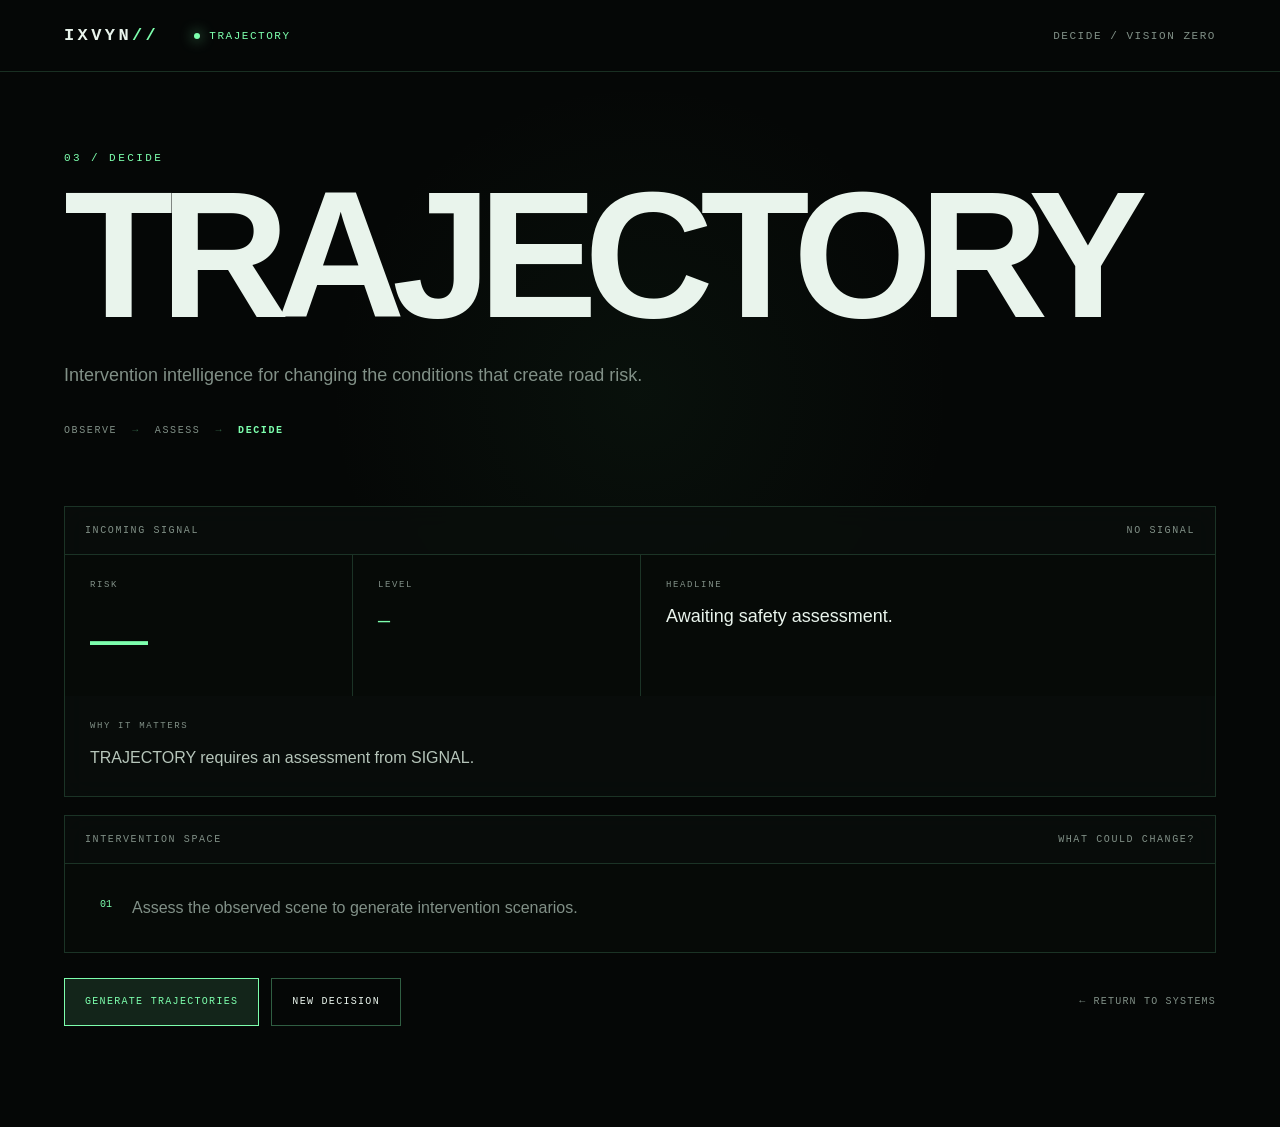
<file: frontend/trajectory.html>
<!DOCTYPE html>
<html lang="en">
<head>
    <meta charset="UTF-8">
    <meta name="viewport" content="width=device-width, initial-scale=1.0">
    <meta name="description" content="IXVYN TRAJECTORY — intervention scenario intelligence for safer streets.">
    <title>TRAJECTORY — IXVYN</title>
    <link rel="stylesheet" href="trajectory.css">
</head>

<body>
    <div class="noise"></div>

    <header class="topbar">
        <a href="index.html" class="wordmark">IXVYN<span>//</span></a>

        <div class="module-id">
            <span class="pulse"></span>
            TRAJECTORY
        </div>

        <div class="role">
            DECIDE / VISION ZERO
        </div>
    </header>

    <main>

        <section class="intro">
            <div class="eyebrow">03 / DECIDE</div>

            <h1>TRAJECTORY</h1>

            <p>
                Intervention intelligence for changing the conditions
                that create road risk.
            </p>

            <div class="chain">
                <span>OBSERVE</span>
                <i>→</i>
                <span>ASSESS</span>
                <i>→</i>
                <strong>DECIDE</strong>
            </div>
        </section>


        <section id="input-panel" class="panel">

            <div class="panel-head">
                <span>INCOMING SIGNAL</span>
                <span id="signal-status">WAITING</span>
            </div>

            <div class="signal-grid">

                <div>
                    <label>RISK</label>
                    <div id="risk-value" class="big-value">—</div>
                </div>

                <div>
                    <label>LEVEL</label>
                    <div id="risk-level">—</div>
                </div>

                <div>
                    <label>HEADLINE</label>
                    <div id="risk-headline">Awaiting safety assessment.</div>
                </div>

            </div>

            <div class="reason">
                <label>WHY IT MATTERS</label>
                <p id="risk-reasoning">
                    TRAJECTORY requires an assessment from SIGNAL.
                </p>
            </div>

        </section>


        <section class="panel">

            <div class="panel-head">
                <span>INTERVENTION SPACE</span>
                <span>WHAT COULD CHANGE?</span>
            </div>

            <div id="scenario-list" class="scenario-list">

                <div class="empty-state">
                    <span>01</span>
                    <p>
                        Assess the observed scene to generate
                        intervention scenarios.
                    </p>
                </div>

            </div>

        </section>


        <section id="decision-panel" class="panel decision-panel hidden">

            <div class="panel-head">
                <span>HUMAN DECISION</span>
                <span>NO AUTOMATIC ACTION</span>
            </div>

            <div class="decision-copy">
                <h2>Choose a trajectory.</h2>

                <p>
                    IXVYN proposes scenarios. A human decides whether
                    to approve, modify, or reject them.
                </p>
            </div>

            <div class="decision-actions">

                <button id="approve-btn" class="primary-btn">
                    APPROVE SELECTED
                </button>

                <button id="modify-btn" class="secondary-btn">
                    MODIFY
                </button>

                <button id="reject-btn" class="secondary-btn">
                    REJECT
                </button>

            </div>

        </section>


        <section class="bottom-actions">

            <button id="assess-btn" class="primary-btn">
                GENERATE TRAJECTORIES
            </button>

            <button id="reset-btn" class="secondary-btn">
                NEW DECISION
            </button>

            <a href="index.html" class="return-link">
                ← RETURN TO SYSTEMS
            </a>

        </section>

    </main>

    <div id="processing" class="processing hidden">
        <div class="processing-core"></div>

        <div class="processing-text">
            <span>TRAJECTORY ENGINE</span>
            <strong id="processing-stage">GENERATING SCENARIOS</strong>
        </div>
    </div>

    <script src="trajectory.js"></script>
</body>
</html>
</file>
<file: frontend/style.css>
@import url('https://fonts.googleapis.com/css2?family=DM+Mono:wght@300;400;500&family=Inter:wght@400;500;600;700;800;900&display=swap');

:root {
    --black: #080808;
    --white: #f4f4f0;
    --grey: #8b8b86;
    --dim: #555550;
    --line: rgba(244, 244, 240, 0.16);
    --line-soft: rgba(244, 244, 240, 0.08);
    --accent: #b8ff3d;
}

* {
    margin: 0;
    padding: 0;
    box-sizing: border-box;
}

html {/* =========================================================
   IXVYN SYSTEM RAIL
   ========================================================= */

.ixvyn-system-rail {
    position: fixed;
    left: 50%;
    bottom: 22px;
    transform: translateX(-50%);

    display: flex;
    align-items: center;
    gap: 0;

    z-index: 900;

    padding: 7px;

    background: rgba(5, 5, 5, 0.72);
    border: 1px solid rgba(255, 255, 255, 0.08);
    border-radius: 999px;

    backdrop-filter: blur(18px);
    -webkit-backdrop-filter: blur(18px);

    box-shadow:
        0 10px 40px rgba(0, 0, 0, 0.35),
        inset 0 1px 0 rgba(255, 255, 255, 0.035);

    opacity: 0.82;

    transition:
        opacity 0.35s ease,
        border-color 0.35s ease,
        box-shadow 0.35s ease;
}

.ixvyn-system-rail:hover {
    opacity: 1;
    border-color: rgba(184, 255, 61, 0.18);

    box-shadow:
        0 12px 50px rgba(0, 0, 0, 0.42),
        0 0 35px rgba(184, 255, 61, 0.045),
        inset 0 1px 0 rgba(255, 255, 255, 0.05);
}

.ixvyn-system-rail a {
    position: relative;

    display: flex;
    align-items: center;
    gap: 8px;

    min-width: 76px;
    padding: 9px 12px;

    color: rgba(255, 255, 255, 0.42);
    text-decoration: none;

    font-family: var(--font-mono, monospace);
    font-size: 9px;
    letter-spacing: 0.14em;
    text-transform: uppercase;

    border-radius: 999px;

    transition:
        color 0.3s ease,
        background 0.3s ease,
        transform 0.3s ease;
}

.ixvyn-system-rail a:hover {
    color: rgba(255, 255, 255, 0.95);
    background: rgba(255, 255, 255, 0.045);
    transform: translateY(-1px);
}

.ixvyn-system-rail .rail-index {
    font-size: 7px;
    letter-spacing: 0.08em;
    opacity: 0.38;

    transition:
        opacity 0.3s ease,
        color 0.3s ease;
}

.ixvyn-system-rail a:hover .rail-index {
    opacity: 0.85;
    color: #b8ff3d;
}

.ixvyn-system-rail .rail-name {
    white-space: nowrap;
}


/* ---------------------------------------------------------
   MOBILE
   --------------------------------------------------------- */

@media (max-width: 700px) {

    .ixvyn-system-rail {
        left: 12px;
        right: 12px;
        bottom: 12px;

        transform: none;

        justify-content: space-between;

        padding: 5px;

        border-radius: 18px;
    }

    .ixvyn-system-rail a {
        min-width: 0;
        flex: 1;

        justify-content: center;

        padding: 9px 5px;
    }

    .ixvyn-system-rail .rail-index {
        display: none;
    }

    .ixvyn-system-rail .rail-name {
        font-size: 7px;
        letter-spacing: 0.1em;
    }
}/* =========================================================
   RAIL — ACTIVE SIGNAL
   ========================================================= */

.ixvyn-system-rail a::after {
    content: "";
    position: absolute;

    left: 50%;
    bottom: 3px;

    width: 3px;
    height: 3px;

    border-radius: 50%;
    background: #b8ff3d;

    opacity: 0;
    transform: translateX(-50%) scale(0);

    box-shadow: 0 0 0 rgba(184, 255, 61, 0);

    transition:
        opacity 0.25s ease,
        transform 0.3s cubic-bezier(.16,1,.3,1),
        box-shadow 0.35s ease;
}

.ixvyn-system-rail a:hover::after {
    opacity: 1;
    transform: translateX(-50%) scale(1);

    box-shadow:
        0 0 8px rgba(184, 255, 61, 0.75),
        0 0 18px rgba(184, 255, 61, 0.3);
}
    scroll-behavior: smooth;
}

body {
    background: var(--black);
    color: var(--white);
    font-family: "Inter", sans-serif;
    overflow-x: hidden;
}
/* ============================================================
   IXVYN — PASS 04
   MOBILE CINEMATIC HERO
   Same world. Different composition.
   ============================================================ */

@media (max-width: 700px) {

    /* --------------------------------------------------------
       HERO — GIVE THE VISUAL ROOM
       -------------------------------------------------------- */

    .hero {
        min-height: 100svh;
        min-height: 100dvh;

        overflow: hidden;

        position: relative;
    }

    /*
     * The geometry becomes a vertical composition instead
     * of trying to behave like the desktop layout.
     */

    .hero-geometry {
        position: absolute;

        width: 125vw;
        height: 125vw;

        max-width: none;
        max-height: none;

        right: auto;
        left: 50%;

        top: 43%;

        transform:
            translate3d(
                -50%,
                -50%,
                0
            );

        opacity: .92;

        pointer-events: none;

        z-index: 0;
    }

    /*
     * Keep the field behind the actual geometry.
     */

    .ixvyn-intelligence-field {
        inset: -4%;

        width: 108%;
        height: 108%;

        opacity: 2;

        pointer-events: none;
    }

    /* --------------------------------------------------------
       ATMOSPHERE
       -------------------------------------------------------- */

    .hero-geometry::before {
        opacity: 1;

        background:
            radial-gradient(
                circle at 50% 48%,
                rgba(184,255,61,.065),
                transparent 25%
            ),
            radial-gradient(
                circle at 28% 32%,
                rgba(53,231,238,.045),
                transparent 24%
            ),
            radial-gradient(
                circle at 72% 68%,
                rgba(143,114,255,.035),
                transparent 24%
            );
    }

    /* --------------------------------------------------------
       RINGS — MORE LEGIBLE ON SMALL SCREEN
       -------------------------------------------------------- */

    .geometry-ring {
        border-width: 1px;
    }

    .ring-one {
        border-color:
            rgba(184,255,61,.34);
    }

    .ring-two {
        border-color:
            rgba(53,231,238,.25);
    }

    .ring-three {
        border-color:
            rgba(143,114,255,.22);
    }

    /* --------------------------------------------------------
       NODES
       -------------------------------------------------------- */

    .geometry-node {
        width: 8px;
        height: 8px;

        box-shadow:
            0 0 9px
            rgba(184,255,61,.18);
    }

    .geometry-node.network-pulse {
        transform:
            scale(1.9);

        box-shadow:
            0 0 11px
            rgba(184,255,61,.85),
            0 0 28px
            rgba(184,255,61,.32);
    }

    /* --------------------------------------------------------
       CORE
       -------------------------------------------------------- */

    .geometry-core {
        /*
         * Keep the core unmistakable.
         */

        box-shadow:
            0 0 18px
            rgba(184,255,61,.20),

            0 0 50px
            rgba(184,255,61,.10);
    }

    /* --------------------------------------------------------
       HERO CONTENT
       -------------------------------------------------------- */

    .hero-main,
    .hero-content {
        position: relative;

        z-index: 2;

        /*
         * Text stays above the field, but the field remains
         * visible around it.
         */
    }

    .hero-index {
        position: relative;
        z-index: 3;
    }

    .hero h1,
    .hero-main h1 {
        position: relative;
        z-index: 3;

        text-shadow:
            0 1px 18px
            rgba(0,0,0,.55);
    }

    .hero-description {
        position: relative;
        z-index: 3;

        text-shadow:
            0 1px 12px
            rgba(0,0,0,.7);
    }

    /* --------------------------------------------------------
       SIGNAL — MORE VISIBLE ON PHONE
       -------------------------------------------------------- */

    .hero-signal {
        width: 8px;
        height: 8px;

        box-shadow:
            0 0 10px
            rgba(184,255,61,1),

            0 0 28px
            rgba(184,255,61,.45);
    }

    /* --------------------------------------------------------
       TOUCH LANGUAGE
       -------------------------------------------------------- */

    /*
     * Phones don't have a cursor.
     *
     * The visual system therefore shouldn't pretend they do.
     */

    .hero-geometry {
        touch-action: pan-y;
    }

}
body::before {
    content: "";
    position: fixed;
    inset: 0;
    pointer-events: none;
    z-index: 999;
    opacity: 0.035;
    background-image: url("data:image/svg+xml,%3Csvg viewBox='0 0 180 180' xmlns='http://www.w3.org/2000/svg'%3E%3Cfilter id='n'%3E%3CfeTurbulence type='fractalNoise' baseFrequency='.9' numOctaves='3' stitchTiles='stitch'/%3E%3C/filter%3E%3Crect width='100%25' height='100%25' filter='url(%23n)' opacity='.8'/%3E%3C/svg%3E");
}

a {
    color: inherit;
    text-decoration: none;
}

button {
    font: inherit;
}

.eyebrow,
.system-status,
.hero-index,
.hero-footer,
.module-top,
.module-bottom,
.footer-grid {
    font-family: "DM Mono", monospace;
}

/* =====================================================
   IXVYN CINEMATIC BOOT
===================================================== */

.ixvyn-boot {
    position: fixed;
    inset: 0;
    z-index: 2000;
    overflow: hidden;
    background: #050505;
    color: var(--white);
    opacity: 1;
    visibility: visible;
    transition:
        opacity 1.2s cubic-bezier(.77, 0, .18, 1),
        visibility 1.2s;
}

.ixvyn-boot.is-complete {
    opacity: 0;
    visibility: hidden;
    pointer-events: none;
}

.boot-grid {
    position: absolute;
    inset: -20%;
    opacity: 0.32;
    background-image:
        linear-gradient(rgba(244, 244, 240, 0.045) 1px, transparent 1px),
        linear-gradient(90deg, rgba(244, 244, 240, 0.045) 1px, transparent 1px);
    background-size: 48px 48px;
    transform: perspective(700px) rotateX(62deg) scale(1.35) translateY(8%);
    transform-origin: center bottom;
    animation: bootGridDrift 8s ease-in-out infinite alternate;
}

.boot-grid::after {
    content: "";
    position: absolute;
    inset: 0;
    background:
        radial-gradient(circle at center, transparent 0 18%, rgba(5, 5, 5, 0.12) 48%, #050505 78%),
        linear-gradient(to bottom, transparent 55%, #050505 100%);
}

.boot-scanline {
    position: absolute;
    left: 0;
    right: 0;
    top: -10%;
    height: 1px;
    background: var(--accent);
    box-shadow: 0 0 22px rgba(184, 255, 61, 0.65);
    opacity: 0.55;
    animation: bootScan 4.5s linear infinite;
}

.boot-header,
.boot-footer {
    position: absolute;
    left: 4vw;
    right: 4vw;
    display: flex;
    justify-content: space-between;
    align-items: center;
    z-index: 5;
    font-family: "DM Mono", monospace;
    font-size: 9px;
    letter-spacing: 0.18em;
    text-transform: uppercase;
    color: var(--dim);
}

.boot-header {
    top: 30px;
}

.boot-footer {
    bottom: 26px;
}

.boot-header strong {
    color: var(--white);
    font-weight: 400;
}

.boot-stage {
    position: absolute;
    inset: 0;
    display: grid;
    place-items: center;
}

.boot-core {
    position: absolute;
    width: min(34vw, 420px);
    aspect-ratio: 1;
    left: 50%;
    top: 50%;
    transform: translate(-50%, -50%);
    opacity: 0;
    animation: bootCoreIn 1.4s cubic-bezier(.16, 1, .3, 1) 0.35s forwards;
}

.boot-core-ring {
    position: absolute;
    inset: 0;
    border: 1px solid rgba(244, 244, 240, 0.16);
    border-radius: 50%;
}

.boot-core-ring::before,
.boot-core-ring::after {
    content: "";
    position: absolute;
    inset: -1px;
    border-radius: inherit;
    border: 1px solid transparent;
    border-top-color: rgba(184, 255, 61, 0.8);
}

.ring-a {
    animation: bootSpin 12s linear infinite;
}

.ring-b {
    inset: 14%;
    animation: bootSpinReverse 9s linear infinite;
}

.ring-c {
    inset: 30%;
    border-color: rgba(244, 244, 240, 0.09);
    animation: bootSpin 6s linear infinite;
}

.boot-core-cross {
    position: absolute;
    background: rgba(244, 244, 240, 0.13);
}

.boot-core-cross.horizontal {
    left: 7%;
    right: 7%;
    top: 50%;
    height: 1px;
}

.boot-core-cross.vertical {
    top: 7%;
    bottom: 7%;
    left: 50%;
    width: 1px;
}

.boot-core-point {
    position: absolute;
    width: 7px;
    height: 7px;
    left: 50%;
    top: 50%;
    transform: translate(-50%, -50%);
    background: var(--accent);
    box-shadow: 0 0 24px var(--accent);
}

.boot-core-label {
    position: absolute;
    left: 50%;
    top: 50%;
    transform: translate(-50%, -50%);
    font-family: "DM Mono", monospace;
    font-size: 10px;
    letter-spacing: 0.35em;
    color: var(--white);
}

.boot-city {
    position: absolute;
    width: min(78vw, 1100px);
    height: min(54vw, 680px);
    opacity: 0;
    transform: scale(0.94);
    animation: bootCityIn 1.6s cubic-bezier(.16, 1, .3, 1) 0.9s forwards;
}

.boot-city::before,
.boot-city::after {
    content: "";
    position: absolute;
    inset: 0;
    background:
        linear-gradient(32deg, transparent 49.7%, rgba(244, 244, 240, 0.13) 50%, transparent 50.3%),
        linear-gradient(-21deg, transparent 49.7%, rgba(244, 244, 240, 0.09) 50%, transparent 50.3%),
        linear-gradient(90deg, transparent 49.8%, rgba(244, 244, 240, 0.07) 50%, transparent 50.2%);
    mask-image: radial-gradient(ellipse at center, black 0 45%, transparent 78%);
}

.boot-city::after {
    background-image:
        radial-gradient(circle at 20% 42%, var(--accent) 0 2px, transparent 3px),
        radial-gradient(circle at 36% 61%, var(--white) 0 2px, transparent 3px),
        radial-gradient(circle at 51% 34%, var(--accent) 0 2px, transparent 3px),
        radial-gradient(circle at 67% 58%, var(--white) 0 2px, transparent 3px),
        radial-gradient(circle at 78% 31%, var(--accent) 0 2px, transparent 3px);
    filter: drop-shadow(0 0 8px rgba(184, 255, 61, 0.45));
}

.boot-systems {
    position: absolute;
    left: 4vw;
    right: 4vw;
    bottom: 13vh;
    display: grid;
    grid-template-columns: repeat(5, 1fr);
    border-top: 1px solid var(--line);
    border-bottom: 1px solid var(--line);
    opacity: 0;
    transform: translateY(20px);
    animation: bootSystemsIn 1s cubic-bezier(.16, 1, .3, 1) 2.1s forwards;
}

.boot-system {
    min-height: 112px;
    padding: 18px;
    border-right: 1px solid var(--line);
    display: flex;
    flex-direction: column;
    justify-content: space-between;
    gap: 10px;
}

.boot-system:last-child {
    border-right: 0;
}

.boot-system span,
.boot-system small {
    font-family: "DM Mono", monospace;
    font-size: 8px;
    letter-spacing: 0.14em;
    color: var(--dim);
}

.boot-system strong {
    font-size: clamp(1.15rem, 2vw, 2rem);
    letter-spacing: -0.05em;
    font-weight: 600;
}

.boot-system small {
    color: var(--grey);
}

.boot-message {
    position: absolute;
    left: 4vw;
    top: 50%;
    transform: translateY(-50%);
    z-index: 6;
    font-family: "DM Mono", monospace;
    opacity: 1;
}

.boot-message-small {
    margin-bottom: 10px;
    font-size: 9px;
    letter-spacing: 0.22em;
    color: var(--grey);
}

.boot-message-main {
    font-size: clamp(2rem, 5vw, 5rem);
    line-height: 0.9;
    letter-spacing: -0.06em;
}

.boot-final {
    position: absolute;
    left: 50%;
    top: 50%;
    z-index: 10;
    transform: translate(-50%, -50%);
    text-align: center;
    opacity: 0;
    pointer-events: none;
}

.boot-final-wordmark {
    font-size: clamp(4rem, 12vw, 11rem);
    font-weight: 700;
    letter-spacing: 0.12em;
    line-height: 0.8;
    white-space: nowrap;
}

.boot-final-sub {
    margin-top: 28px;
    font-family: "DM Mono", monospace;
    font-size: 10px;
    letter-spacing: 0.28em;
    color: var(--grey);
}

.boot-final-status {
    margin-top: 22px;
    display: flex;
    justify-content: center;
    align-items: center;
    gap: 9px;
    font-family: "DM Mono", monospace;
    font-size: 8px;
    letter-spacing: 0.18em;
    color: var(--dim);
}

.boot-final-status span {
    width: 5px;
    height: 5px;
    border-radius: 50%;
    background: var(--accent);
    box-shadow: 0 0 12px var(--accent);
}

.ixvyn-boot.is-final .boot-core,
.ixvyn-boot.is-final .boot-city,
.ixvyn-boot.is-final .boot-systems,
.ixvyn-boot.is-final .boot-message {
    opacity: 0;
    transition: opacity 0.6s ease;
}

.ixvyn-boot.is-final .boot-final {
    opacity: 1;
    animation: bootFinalReveal 1.4s cubic-bezier(.16, 1, .3, 1) forwards;
}

.boot-corner {
    position: absolute;
    width: 24px;
    height: 24px;
    z-index: 8;
    opacity: 0.45;
}

.boot-corner::before,
.boot-corner::after {
    content: "";
    position: absolute;
    background: var(--white);
}

.boot-corner::before {
    width: 24px;
    height: 1px;
}

.boot-corner::after {
    width: 1px;
    height: 24px;
}

.boot-corner-tl {
    top: 30px;
    left: 4vw;
}

.boot-corner-tr {
    top: 30px;
    right: 4vw;
    transform: rotate(90deg);
}

.boot-corner-bl {
    bottom: 26px;
    left: 4vw;
    transform: rotate(-90deg);
}

.boot-corner-br {
    bottom: 26px;
    right: 4vw;
    transform: rotate(180deg);
}

@keyframes bootGridDrift {
    from {
        transform:
            perspective(700px)
            rotateX(62deg)
            scale(1.35)
            translateY(8%);
    }

    to {
        transform:
            perspective(700px)
            rotateX(62deg)
            scale(1.42)
            translateY(3%);
    }
}

@keyframes bootScan {
    from {
        transform: translateY(0);
    }

    to {
        transform: translateY(120vh);
    }
}

@keyframes bootCoreIn {
    from {
        opacity: 0;
        transform:
            translate(-50%, -50%)
            scale(0.72);
    }

    to {
        opacity: 0.9;
        transform:
            translate(-50%, -50%)
            scale(1);
    }
}

@keyframes bootCityIn {
    from {
        opacity: 0;
        transform: scale(0.94);
        filter: blur(8px);
    }

    to {
        opacity: 0.65;
        transform: scale(1);
        filter: blur(0);
    }
}

@keyframes bootSystemsIn {
    from {
        opacity: 0;
        transform: translateY(20px);
    }

    to {
        opacity: 1;
        transform: translateY(0);
    }
}

@keyframes bootSpin {
    from {
        transform: rotate(0deg);
    }

    to {
        transform: rotate(360deg);
    }
}

@keyframes bootSpinReverse {
    from {
        transform: rotate(360deg);
    }

    to {
        transform: rotate(0deg);
    }
}

@keyframes bootFinalReveal {
    from {
        opacity: 0;
        transform:
            translate(-50%, -50%)
            scale(0.92);
        filter: blur(8px);
    }

    to {
        opacity: 1;
        transform:
            translate(-50%, -50%)
            scale(1);
        filter: blur(0);
    }
}

/* =====================================================
   HEADER
===================================================== */

.system-header {
    position: fixed;
    top: 0;
    left: 0;
    width: 100%;
    height: 76px;
    padding: 0 4vw;
    display: grid;
    grid-template-columns: 1fr auto 1fr;
    align-items: center;
    border-bottom: 1px solid var(--line-soft);
    background: rgba(8, 8, 8, 0.72);
    backdrop-filter: blur(18px);
    z-index: 100;
}

.wordmark {
    font-size: 1.15rem;
    font-weight: 700;
    letter-spacing: 0.48em;
    transition: opacity 0.3s ease;
}

.wordmark:hover {
    opacity: 0.6;
}

.system-nav {
    display: flex;
    gap: 36px;
    font-family: "DM Mono", monospace;
    font-size: 0.67rem;
    text-transform: uppercase;
    letter-spacing: 0.1em;
}

.system-nav a {
    color: var(--grey);
    transition: color 0.3s ease;
}

.system-nav a:hover {
    color: var(--white);
}

.system-status {
    justify-self: end;
    display: flex;
    align-items: center;
    gap: 9px;
    font-size: 0.6rem;
    letter-spacing: 0.08em;
    color: var(--grey);
}

.status-dot {
    width: 6px;
    height: 6px;
    border-radius: 50%;
    background: var(--accent);
    box-shadow: 0 0 14px var(--accent);
}

/* =====================================================
   HERO
===================================================== */

.hero {
    position: relative;
    min-height: 100vh;
    padding: 76px 4vw 30px;
    display: flex;
    flex-direction: column;
    justify-content: space-between;
    overflow: hidden;
}

.hero-index {
    display: flex;
    justify-content: space-between;
    padding-top: 24px;
    color: var(--dim);
    font-size: 0.58rem;
    letter-spacing: 0.1em;
}

.hero-main {
    position: relative;
    z-index: 2;
    max-width: 1100px;
    padding-bottom: 8vh;
}

.eyebrow {
    color: var(--grey);
    font-size: 0.62rem;
    letter-spacing: 0.16em;
    margin-bottom: 30px;
}

.hero h1 {
    max-width: 1200px;
    font-size: clamp(4rem, 9.5vw, 10rem);
    line-height: 0.83;
    font-weight: 700;
    letter-spacing: -0.075em;
    text-transform: uppercase;
}

.hero h1 span {
    color: transparent;
    -webkit-text-stroke: 1px var(--white);
}

.hero-description {
    max-width: 480px;
    margin-top: 48px;
    color: var(--grey);
    font-size: 0.95rem;
    line-height: 1.75;
}

.initiate {
    display: inline-flex;
    align-items: center;
    gap: 26px;
    margin-top: 42px;
    padding: 14px 0;
    border-bottom: 1px solid var(--white);
    font-family: "DM Mono", monospace;
    font-size: 0.65rem;
    letter-spacing: 0.12em;
    transition: gap 0.4s ease;
}

.initiate:hover {
    gap: 42px;
}

.initiate-arrow {
    font-size: 1.1rem;
}

/* =====================================================
   GEOMETRY
===================================================== */

.hero-geometry {
    position: absolute;
    width: min(55vw, 760px);
    aspect-ratio: 1;
    right: -8vw;
    top: 18vh;
    opacity: 0.65;
}

.geometry-ring {
    position: absolute;
    border: 1px solid var(--line);
    border-radius: 50%;
    animation: rotate 28s linear infinite;
}

.ring-one {
    inset: 5%;
}

.ring-two {
    inset: 20%;
    animation-direction: reverse;
    animation-duration: 22s;
}

.ring-three {
    inset: 36%;
    animation-duration: 17s;
}

.geometry-line {
    position: absolute;
    width: 140%;
    height: 1px;
    top: 50%;
    left: -20%;
    background: var(--line);
}

.line-one {
    transform: rotate(38deg);
}

.line-two {
    transform: rotate(-38deg);
}

.geometry-node {
    position: absolute;
    width: 8px;
    height: 8px;
    border: 1px solid var(--white);
    background: var(--black);
}

.node-one {
    top: 15%;
    left: 49%;
}

.node-two {
    top: 49%;
    right: 12%;
}

.node-three {
    bottom: 15%;
    left: 49%;
}

.geometry-core {
    position: absolute;
    inset: 43%;
    display: grid;
    place-items: center;
    border: 1px solid var(--white);
    font-family: "DM Mono", monospace;
    font-size: 0.65rem;
    letter-spacing: 0.2em;
}

@keyframes rotate {
    from {
        transform: rotate(0deg);
    }

    to {
        transform: rotate(360deg);
    }
}

.hero-footer {
    display: grid;
    grid-template-columns: repeat(3, 1fr);
    padding-top: 18px;
    border-top: 1px solid var(--line-soft);
    color: var(--dim);
    font-size: 0.55rem;
    letter-spacing: 0.08em;
}

.hero-footer span:nth-child(2) {
    text-align: center;
}

.hero-footer span:last-child {
    text-align: right;
}

/* =====================================================
   SYSTEMS
===================================================== */

.systems {
    padding: 160px 4vw;
    border-top: 1px solid var(--line);
}

.section-intro {
    display: grid;
    grid-template-columns: 1fr 0.7fr;
    gap: 8vw;
    margin-bottom: 100px;
}

.section-intro h2 {
    font-size: clamp(3rem, 6vw, 6.5rem);
    line-height: 0.9;
    letter-spacing: -0.065em;
}

.section-intro h2 span {
    color: var(--grey);
}

.section-copy {
    align-self: end;
    max-width: 390px;
    color: var(--grey);
    font-size: 0.9rem;
    line-height: 1.8;
}

/* =====================================================
   MODULE GRID
===================================================== */

.system-grid {
    display: grid;
    grid-template-columns: repeat(2, 1fr);
    border-top: 1px solid var(--line);
    border-left: 1px solid var(--line);
}

.system-card {
    min-height: 420px;
    padding: 28px;
    display: flex;
    flex-direction: column;
    justify-content: space-between;
    border-right: 1px solid var(--line);
    border-bottom: 1px solid var(--line);
    position: relative;
    overflow: hidden;
    cursor: pointer;
    transition:
        background 0.5s ease,
        transform 0.5s ease;
}

.system-card::before {
    content: "";
    position: absolute;
    width: 260px;
    height: 260px;
    right: -120px;
    bottom: -120px;
    border: 1px solid var(--line);
    transform: rotate(45deg);
    transition:
        transform 0.7s ease,
        border-color 0.5s ease;
}

.system-card:hover {
    background: #11110f;
}

.system-card:hover::before {
    transform: rotate(45deg) scale(1.5);
    border-color: rgba(184, 255, 61, 0.35);
}

.module-top,
.module-bottom {
    display: flex;
    justify-content: space-between;
    color: var(--dim);
    font-size: 0.58rem;
    letter-spacing: 0.1em;
}

.module-content {
    position: relative;
    z-index: 2;
}

.module-content h3 {
    font-size: clamp(3rem, 5vw, 6rem);
    line-height: 0.85;
    letter-spacing: -0.07em;
}

.module-content p {
    max-width: 330px;
    margin-top: 24px;
    color: var(--grey);
    font-size: 0.85rem;
    line-height: 1.7;
}

.module-arrow {
    font-size: 1rem;
    transition:
        transform 0.4s ease,
        color 0.4s ease;
}

.system-card:hover .module-arrow {
    transform: translate(5px, -5px);
    color: var(--accent);
}

.system-card-wide {
    grid-column: 1 / -1;
    min-height: 350px;
}

/* =====================================================
   DIRECTION
===================================================== */

.direction {
    position: relative;
    min-height: 90vh;
    padding: 140px 4vw;
    border-top: 1px solid var(--line);
    overflow: hidden;
}

.direction-page {
    position: relative;
    min-height: 90vh;
    padding: 140px 4vw;
    border-top: 1px solid var(--line);
    overflow: hidden;
}

.direction-geometry {
    position: absolute;
    inset: 0;
    pointer-events: none;
    opacity: 0.35;
}

.direction-ring {
    position: absolute;
    border: 1px solid var(--line);
    border-radius: 50%;
}

.direction-ring.one {
    width: 60vw;
    height: 60vw;
    right: -20vw;
    top: -15vw;
}

.direction-ring.two {
    width: 35vw;
    height: 35vw;
    right: -5vw;
    top: 5vw;
}

.direction-ring.three {
    width: 18vw;
    height: 18vw;
    right: 10vw;
    top: 14vw;
}

.direction-cross {
    position: absolute;
    background: var(--line);
}

.direction-cross.one {
    width: 70vw;
    height: 1px;
    right: -10vw;
    top: 50%;
    transform: rotate(28deg);
}

.direction-cross.two {
    width: 70vw;
    height: 1px;
    right: -10vw;
    top: 50%;
    transform: rotate(-28deg);
}

.direction-square {
    position: absolute;
    width: 20vw;
    height: 20vw;
    right: 16vw;
    top: 18vw;
    border: 1px solid var(--line);
    transform: rotate(45deg);
}

.direction-content {
    position: relative;
    z-index: 2;
    max-width: 1000px;
}

.direction-label {
    margin-bottom: 40px;
    font-family: "DM Mono", monospace;
    color: var(--dim);
    font-size: 0.58rem;
    letter-spacing: 0.12em;
}

.direction-title {
    font-size: clamp(4rem, 9vw, 9rem);
    line-height: 0.82;
    letter-spacing: -0.075em;
}

.direction-title .outline {
    color: transparent;
    -webkit-text-stroke: 1px var(--white);
}

.direction-copy {
    max-width: 450px;
    margin-top: 45px;
    color: var(--grey);
    font-size: 0.9rem;
    line-height: 1.8;
}

.direction-button {
    margin-top: 42px;
    display: inline-flex;
    align-items: center;
    justify-content: space-between;
    min-width: 190px;
    padding: 16px 0;
    border: 0;
    border-bottom: 1px solid var(--white);
    background: transparent;
    color: var(--white);
    cursor: pointer;
    font-family: "DM Mono", monospace;
    font-size: 0.62rem;
    letter-spacing: 0.12em;
    text-transform: uppercase;
    transition: gap 0.4s ease;
}

/* =====================================================
   ABOUT
===================================================== */

.about {
    min-height: 90vh;
    padding: 140px 4vw;
    display: grid;
    grid-template-columns: 0.35fr 1fr;
    border-top: 1px solid var(--line);
}

.about-label {
    font-family: "DM Mono", monospace;
    color: var(--dim);
    font-size: 0.58rem;
    letter-spacing: 0.1em;
}

.about-content {
    max-width: 1000px;
}

.about-content h2 {
    font-size: clamp(4rem, 8vw, 9rem);
    line-height: 0.85;
    letter-spacing: -0.075em;
}

.about-content h2 em {
    color: var(--grey);
    font-style: normal;
}

.about-content > p:last-child {
    max-width: 530px;
    margin-top: 60px;
    color: var(--grey);
    font-size: 1rem;
    line-height: 1.8;
}

/* =====================================================
   FOOTER
===================================================== */

.system-footer {
    padding: 25px 4vw;
    border-top: 1px solid var(--line);
}

.footer-grid {
    display: grid;
    grid-template-columns: repeat(4, 1fr);
    color: var(--dim);
    font-size: 0.55rem;
    letter-spacing: 0.1em;
}

.footer-grid span:not(:first-child) {
    text-align: right;
}

/* =====================================================
   DESKTOP REVEAL
===================================================== */

.section-intro,
.system-card,
.direction-page,
.direction,
.about,
.system-footer {
    opacity: 1;
    transform: translateY(0);
}

.section-intro.is-visible,
.system-card.is-visible,
.direction-page.is-visible,
.direction.is-visible,
.about.is-visible,
.system-footer.is-visible {
    opacity: 1;
    transform: translateY(0);
}

/* =====================================================
   CURSOR
===================================================== */

.ixvyn-cursor {
    position: fixed;
    left: -10px;
    top: -10px;
    width: 8px;
    height: 8px;
    border-radius: 50%;
    background: var(--accent);
    pointer-events: none;
    z-index: 3000;
    opacity: 0;
    transform: translate3d(0, 0, 0);
    box-shadow: 0 0 12px rgba(184, 255, 61, 0.55);
    transition:
        width 0.25s ease,
        height 0.25s ease,
        opacity 0.25s ease;
}

.ixvyn-cursor.visible {
    opacity: 1;
}

.ixvyn-cursor.expanded {
    width: 24px;
    height: 24px;
    margin-left: -8px;
    margin-top: -8px;
    background: transparent;
    border: 1px solid var(--accent);
    box-shadow: none;
}

.page-exit {
    opacity: 0;
    transition: opacity 0.4s ease;
}

.page-ready {
    opacity: 1;
}

/* =====================================================
   STANDARD RESPONSIVE
===================================================== */

@media (max-width: 800px) {

    .system-header {
        grid-template-columns: 1fr auto;
    }

    .system-nav {
        display: none;
    }

    .hero {
        padding-left: 24px;
        padding-right: 24px;
    }

    .hero-index {
        font-size: 0.5rem;
    }

    .hero h1 {
        font-size: clamp(3.5rem, 16vw, 7rem);
    }

    .hero-geometry {
        width: 90vw;
        right: -35vw;
        top: 38vh;
        opacity: 0.35;
    }

    .hero-description {
        max-width: 340px;
    }

    .hero-footer {
        grid-template-columns: 1fr 1fr;
    }

    .hero-footer span:nth-child(2) {
        display: none;
    }

    .hero-footer span:last-child {
        text-align: right;
    }

    .systems {
        padding: 110px 24px;
    }

    .section-intro {
        grid-template-columns: 1fr;
        gap: 45px;
        margin-bottom: 70px;
    }

    .system-grid {
        grid-template-columns: 1fr;
    }

    .system-card,
    .system-card-wide {
        grid-column: auto;
        min-height: 330px;
    }

    .about {
        padding: 110px 24px;
        grid-template-columns: 1fr;
        gap: 60px;
    }

    .footer-grid {
        grid-template-columns: 1fr 1fr;
        gap: 18px;
    }

    .footer-grid span {
        text-align: left !important;
    }

    .boot-header,
    .boot-footer {
        left: 24px;
        right: 24px;
    }

    .boot-systems {
        left: 24px;
        right: 24px;
        grid-template-columns: 1fr 1fr;
        bottom: 12vh;
    }

    .boot-system:nth-child(2n) {
        border-right: 0;
    }

    .boot-system:nth-child(n + 3) {
        border-top: 1px solid var(--line);
    }

    .boot-system:last-child {
        grid-column: 1 / -1;
    }

    .boot-core {
        width: 60vw;
    }

    .boot-city {
        width: 130vw;
        height: 80vw;
    }

    .boot-message {
        left: 24px;
        top: 38%;
    }

    .boot-final-wordmark {
        font-size: clamp(3.2rem, 16vw, 7rem);
    }
}/* =====================================================
   IXVYN — MOBILE CINEMATIC FIX
   FINAL OVERRIDES
===================================================== */

html,
body {
    max-width: 100%;
    overflow-x: hidden;
}

@media (max-width: 800px) {

    /* ---------- GLOBAL ---------- */

    * {
        max-width: 100%;
    }

    .system-header {
        height: 64px;
        padding: 0 20px;
    }

    .wordmark {
        font-size: 0.95rem;
        letter-spacing: 0.34em;
    }

    .system-status {
        font-size: 0.5rem;
        gap: 7px;
    }

    /* ---------- HERO ---------- */

    .hero {
        min-height: 100svh;
        width: 100%;
        padding: 64px 20px 22px;
    }

    .hero-index {
        padding-top: 18px;
        gap: 10px;
        font-size: 0.47rem;
        white-space: nowrap;
    }

    .hero-main {
        width: 100%;
        max-width: 100%;
        padding-bottom: 5vh;
    }

    .hero .eyebrow {
        max-width: 90%;
        margin-bottom: 24px;
        font-size: 0.53rem;
        line-height: 1.5;
    }

    .hero h1 {
        width: 100%;
        max-width: 100%;
        font-size: clamp(3.05rem, 15.5vw, 6rem);
        line-height: 0.86;
        letter-spacing: -0.075em;
        overflow-wrap: normal;
        word-break: normal;
    }

    .hero-description {
        width: 100%;
        max-width: 330px;
        margin-top: 32px;
        font-size: 0.82rem;
        line-height: 1.7;
    }

    .initiate {
        margin-top: 30px;
        gap: 20px;
        font-size: 0.58rem;
    }

    .initiate:hover {
        gap: 20px;
    }

    .hero-geometry {
        width: 105vw;
        max-width: none;
        right: -48vw;
        top: 43vh;
        opacity: 0.25;
        pointer-events: none;
    }

    .hero-footer {
        width: 100%;
        max-width: 100%;
        grid-template-columns: 1fr 1fr;
        gap: 12px;
        font-size: 0.46rem;
    }

    /* ---------- SYSTEMS ---------- */

    .systems {
        width: 100%;
        padding: 100px 20px;
        overflow: hidden;
    }

    .section-intro {
        width: 100%;
        max-width: 100%;
        grid-template-columns: 1fr;
        gap: 32px;
        margin-bottom: 58px;
    }

    .section-intro h2 {
        width: 100%;
        max-width: 100%;
        font-size: clamp(2.8rem, 14vw, 5rem);
        line-height: 0.88;
        letter-spacing: -0.075em;
    }

    .section-copy {
        width: 100%;
        max-width: 320px;
        font-size: 0.82rem;
        line-height: 1.7;
    }

    .system-grid {
        width: 100%;
        max-width: 100%;
        grid-template-columns: 1fr;
        overflow: hidden;
    }

    .system-card,
    .system-card-wide {
        width: 100%;
        max-width: 100%;
        min-height: 300px;
        padding: 22px;
        overflow: hidden;
    }

    .module-content h3 {
        max-width: 100%;
        font-size: clamp(3rem, 17vw, 5.5rem);
        line-height: 0.84;
        overflow-wrap: normal;
    }

    .module-content p {
        max-width: 290px;
        margin-top: 20px;
        font-size: 0.8rem;
        line-height: 1.65;
    }

    .module-top,
    .module-bottom {
        font-size: 0.5rem;
    }

    /* ---------- DIRECTION ---------- */

    .direction,
    .direction-page {
        width: 100%;
        max-width: 100%;
        overflow: hidden;
    }

    .direction-main,
    .direction-content {
        width: 100%;
        max-width: 100%;
        padding-left: 20px;
        padding-right: 20px;
    }

    .direction-main h2,
    .direction-title {
        width: 100%;
        max-width: 100%;
        font-size: clamp(2.5rem, 11vw, 5rem);
        line-height: 0.88;
        letter-spacing: -0.075em;
        overflow-wrap: normal;
    }

    .direction-description,
    .direction-copy {
        max-width: 320px;
        font-size: 0.82rem;
        line-height: 1.7;
    }

    .direction-button {
        max-width: 100%;
    }

    .direction-ring.one {
        width: 120vw;
        height: 120vw;
        right: -58vw;
        top: 15%;
    }

    .direction-ring.two {
        width: 75vw;
        height: 75vw;
        right: -28vw;
        top: 25%;
    }

    .direction-ring.three {
        width: 40vw;
        height: 40vw;
        right: 2vw;
        top: 36%;
    }

    .direction-square {
        width: 35vw;
        height: 35vw;
        right: 12vw;
        top: 40%;
    }

    /* ---------- ABOUT ---------- */

    .about {
        width: 100%;
        max-width: 100%;
        padding: 100px 20px;
        overflow: hidden;
    }

    .about-content {
        width: 100%;
        max-width: 100%;
    }

    .about-content h2 {
        width: 100%;
        max-width: 100%;
        font-size: clamp(3.2rem, 15.5vw, 6rem);
        line-height: 0.86;
        letter-spacing: -0.075em;
    }

    .about-content > p:last-child {
        max-width: 320px;
        margin-top: 38px;
        font-size: 0.82rem;
        line-height: 1.7;
    }

    /* ---------- FOOTER ---------- */

    .system-footer {
        width: 100%;
        max-width: 100%;
        padding: 22px 20px;
        overflow: hidden;
    }

    .footer-grid {
        width: 100%;
        max-width: 100%;
        grid-template-columns: 1fr 1fr;
        gap: 14px;
        font-size: 0.48rem;
    }

    .footer-grid span {
        min-width: 0;
        overflow: hidden;
        text-overflow: ellipsis;
        white-space: nowrap;
    }

    /* ---------- BOOT ---------- */

    .ixvyn-boot {
        width: 100%;
        max-width: 100vw;
        overflow: hidden;
    }

    .boot-header,
    .boot-footer {
        left: 20px;
        right: 20px;
        font-size: 7px;
        letter-spacing: 0.12em;
    }

    .boot-header {
        top: 20px;
    }

    .boot-footer {
        bottom: 18px;
    }

    .boot-grid {
        inset: -30%;
        background-size: 30px 30px;
        transform:
            perspective(500px)
            rotateX(62deg)
            scale(1.25)
            translateY(12%);
    }

    .boot-core {
        width: 58vw;
        max-width: 300px;
        top: 43%;
    }

    .boot-city {
        width: 125vw;
        height: 78vw;
        max-width: none;
        opacity: 0.42;
        top: 20%;
        left: 50%;
        transform: translateX(-50%) scale(0.9);
    }

    .boot-message {
        left: 20px;
        right: 20px;
        top: 27%;
        width: auto;
        max-width: calc(100% - 40px);
        transform: none;
    }

    .boot-message-small {
        margin-bottom: 8px;
        font-size: 7px;
        line-height: 1.4;
        letter-spacing: 0.15em;
    }

    .boot-message-main {
        max-width: 100%;
        font-size: clamp(1.65rem, 9vw, 3rem);
        line-height: 0.92;
        letter-spacing: -0.06em;
    }

    .boot-systems {
        left: 20px;
        right: 20px;
        bottom: 11vh;
        grid-template-columns: repeat(2, minmax(0, 1fr));
        width: auto;
        max-width: none;
    }

    .boot-system {
        min-width: 0;
        min-height: 72px;
        padding: 11px;
        gap: 5px;
        overflow: hidden;
    }

    .boot-system strong {
        max-width: 100%;
        font-size: clamp(0.8rem, 4vw, 1.2rem);
        letter-spacing: -0.04em;
        white-space: nowrap;
    }

    .boot-system span,
    .boot-system small {
        font-size: 6px;
        letter-spacing: 0.08em;
        white-space: nowrap;
        overflow: hidden;
        text-overflow: ellipsis;
    }

    .boot-system:last-child {
        grid-column: 1 / -1;
    }

    .boot-final {
        width: calc(100% - 40px);
        max-width: calc(100% - 40px);
    }

    .boot-final-wordmark {
        max-width: 100%;
        font-size: clamp(2.8rem, 15vw, 6rem);
        letter-spacing: 0.08em;
        white-space: normal;
    }

    .boot-final-sub {
        margin-top: 20px;
        font-size: 7px;
        line-height: 1.5;
        letter-spacing: 0.16em;
    }

    .boot-final-status {
        margin-top: 16px;
        font-size: 6px;
    }

    .boot-corner {
        width: 16px;
        height: 16px;
    }

    .boot-corner::before {
        width: 16px;
    }

    .boot-corner::after {
        height: 16px;
    }

    .boot-corner-tl {
        top: 20px;
        left: 20px;
    }

    .boot-corner-tr {
        top: 20px;
        right: 20px;
    }

    .boot-corner-bl {
        bottom: 18px;
        left: 20px;
    }

    .boot-corner-br {
        bottom: 18px;
        right: 20px;
    }
}

/* =====================================================
   VERY SMALL PHONES
===================================================== */

@media (max-width: 390px) {

    .hero h1 {
        font-size: clamp(2.8rem, 15vw, 4.5rem);
    }

    .section-intro h2 {
        font-size: clamp(2.65rem, 14vw, 4.5rem);
    }

    .module-content h3 {
        font-size: clamp(2.8rem, 16vw, 4.5rem);
    }

    .about-content h2,
    .direction-main h2,
    .direction-title {
        font-size: clamp(2.85rem, 15vw, 4.8rem);
    }

    .boot-message-main {
        font-size: clamp(1.45rem, 8.5vw, 2.4rem);
    }

    .boot-systems {
        bottom: 10vh;
    }

    .boot-system {
        min-height: 66px;
        padding: 9px;
    }

    .boot-system strong {
        font-size: 0.72rem;
    }
}

/* =====================================================
   FINAL MOBILE SAFETY
===================================================== */

@media (max-width: 800px) {

    .hero h1,
    .section-intro h2,
    .module-content h3,
    .direction-title,
    .about-content h2 {
        overflow: visible;
    }

    .system-card::before {
        right: -170px;
        bottom: -170px;
    }

    .ixvyn-cursor {
        display: none;
    }

}

@media (max-width: 360px) {

    .hero,
    .systems,
    .about,
    .direction,
    .direction-page {
        padding-left: 16px;
        padding-right: 16px;
    }

    .hero h1 {
        font-size: 2.65rem;
    }

    .section-intro h2 {
        font-size: 2.5rem;
    }

    .module-content h3 {
        font-size: 2.65rem;
    }

    .about-content h2,
    .direction-title {
        font-size: 2.7rem;
    }

    .boot-header,
    .boot-footer {
        left: 16px;
        right: 16px;
    }

    .boot-message {
        left: 16px;
        right: 16px;
        max-width: calc(100% - 32px);
    }

    .boot-systems {
        left: 16px;
        right: 16px;
    }
}
/* =====================================================
   IXVYN — DIRECTION MOBILE FIX
   ===================================================== */

@media (max-width: 800px) {

    .direction {
        width: 100%;
        max-width: 100%;
        overflow-x: hidden;
    }

    .direction-main {
        width: 100%;
        max-width: 100%;
        box-sizing: border-box;
        overflow: hidden;
    }

    .direction-main h2 {
        width: 100%;
        max-width: 100%;
        box-sizing: border-box;

        font-size: clamp(2.4rem, 11vw, 4.8rem) !important;
        line-height: 0.88;
        letter-spacing: -0.075em;

        margin-right: 0;
        padding-right: 0;

        overflow: hidden;
        white-space: normal;
        word-break: normal;
        overflow-wrap: normal;
    }

}
/* =====================================================
   IXVYN — LIVING HERO NETWORK
   ===================================================== */

.hero-geometry {
    --network-x: 0px;
    --network-y: 0px;
}

/* ---------- SIGNAL ---------- */

.hero-signal {
    position: absolute;
    left: 50%;
    top: 50%;

    width: 5px;
    height: 5px;

    border-radius: 50%;
    background: var(--accent);

    box-shadow:
        0 0 8px var(--accent),
        0 0 22px rgba(184, 255, 61, 0.7);

    opacity: 0;

    pointer-events: none;

    transform:
        translate3d(-280px, 120px, 0)
        scale(0.5);
}

.hero-signal.traveling {
    animation:
        heroSignalTravel 4s
        cubic-bezier(.22,.61,.36,1)
        forwards;
}

@keyframes heroSignalTravel {

    0% {
        opacity: 0;
        transform:
            translate3d(-280px, 120px, 0)
            scale(0.35);
    }

    8% {
        opacity: 1;
    }

    45% {
        opacity: 1;
    }

    92% {
        opacity: 0.9;
    }

    100% {
        opacity: 0;
        transform:
            translate3d(260px, -150px, 0)
            scale(0.8);
    }

}


/* ---------- ACTIVE NODES ---------- */

.geometry-node.network-pulse {
    background: var(--accent);

    border-color: var(--accent);

    box-shadow:
        0 0 8px var(--accent),
        0 0 24px rgba(184, 255, 61, 0.55);

    transform: scale(1.8);
}


/* ---------- CORE ---------- */

.geometry-core {
    box-shadow:
        0 0 0 1px rgba(244, 244, 240, 0.03),
        0 0 40px rgba(184, 255, 61, 0.035);

    transition:
        box-shadow 0.8s ease,
        border-color 0.8s ease;
}

.geometry-core::before {
    content: "";

    position: absolute;

    inset: -9px;

    border: 1px solid
        rgba(184, 255, 61, 0.12);

    border-radius: 50%;

    opacity: 0;

    animation:
        coreBreath 3.8s
        ease-in-out
        infinite;
}

@keyframes coreBreath {

    0%,
    100% {
        opacity: 0;
        transform: scale(0.88);
    }

    45% {
        opacity: 0.8;
    }

    70% {
        opacity: 0;
        transform: scale(1.18);
    }

}


/* ---------- GEOMETRY LINES ---------- */

.geometry-line {
    position: absolute;
    overflow: hidden;
}

.geometry-line::after {
    content: "";

    position: absolute;

    top: 0;
    left: -25%;

    width: 25%;
    height: 1px;

    background: var(--accent);

    box-shadow:
        0 0 8px var(--accent);

    opacity: 0.55;

    animation:
        lineSignal 5.5s
        linear
        infinite;
}

.line-two::after {
    animation-delay: 2.4s;
}

@keyframes lineSignal {

    0% {
        left: -25%;
        opacity: 0;
    }

    12% {
        opacity: 0.55;
    }

    48% {
        opacity: 0.55;
    }

    65% {
        opacity: 0;
    }

    100% {
        left: 100%;
        opacity: 0;
    }

}


/* ---------- RINGS ---------- */

.geometry-ring {
    transition:
        opacity 0.8s ease,
        border-color 0.8s ease;
}

.ring-one {
    border-color:
        rgba(244, 244, 240, 0.13);
}

.ring-two {
    border-color:
        rgba(184, 255, 61, 0.09);
}

.ring-three {
    border-color:
        rgba(244, 244, 240, 0.11);
}


/* ---------- MOBILE ---------- */

@media (max-width: 800px) {

    .hero-signal {
        display: none;
    }

    .geometry-node.network-pulse {
        transform: scale(1.45);
    }

}
/* =====================================================
   IXVYN — SYSTEM INTELLIGENCE FLOWS
   ===================================================== */

.system-card {
    isolation: isolate;
}

.system-flow {
    position: absolute;

    left: 28px;
    right: 28px;
    bottom: 62px;

    display: flex;
    align-items: center;
    flex-wrap: wrap;
    gap: 7px;

    font-family: "DM Mono", monospace;
    font-size: 8px;
    letter-spacing: 0.08em;

    color: var(--dim);

    opacity: 0;
    transform: translateY(12px);

    transition:
        opacity 0.45s ease,
        transform 0.45s cubic-bezier(.16,1,.3,1);

    pointer-events: none;

    z-index: 5;
}

.system-card:hover .system-flow {
    opacity: 1;
    transform: translateY(0);
}

.system-flow-step {
    padding: 6px 7px;

    border: 1px solid
        rgba(244, 244, 240, 0.12);

    white-space: nowrap;

    transition:
        border-color 0.3s ease,
        color 0.3s ease,
        background 0.3s ease;
}

.system-card:hover
.system-flow-step {
    color: var(--white);

    border-color:
        rgba(184, 255, 61, 0.28);
}

.system-flow-arrow {
    font-style: normal;
    color: var(--accent);

    opacity: 0.7;
}


/* ---------- ACTIVE CARD ---------- */

.system-card:hover {
    border-color:
        rgba(184, 255, 61, 0.25);
}

.system-card:hover .module-content h3 {
    transform: translateX(4px);
}

.module-content h3 {
    transition:
        transform 0.5s cubic-bezier(.16,1,.3,1);
}


/* ---------- MOBILE ---------- */

@media (max-width: 800px) {

    .system-flow {
        left: 22px;
        right: 22px;
        bottom: 58px;

        opacity: 0.7;
        transform: translateY(0);

        gap: 5px;

        font-size: 6.5px;
    }

    .system-flow-step {
        padding: 5px 5px;
    }

    .system-flow-arrow {
        font-size: 8px;
    }

}
/* =====================================================
   IXVYN — SYSTEM FLOW MOBILE CLEANUP
   ===================================================== */

@media (max-width: 800px) {

    .system-card {
        min-height: 350px;
    }

    .system-flow {
        left: 22px;
        right: 22px;
        bottom: 82px;

        display: flex;
        flex-wrap: nowrap;

        gap: 4px;

        width: calc(100% - 44px);

        overflow-x: auto;
        overflow-y: hidden;

        padding-bottom: 3px;

        opacity: 0.85;

        scrollbar-width: none;

        -webkit-overflow-scrolling: touch;
    }

    .system-flow::-webkit-scrollbar {
        display: none;
    }

    .system-flow-step {
        flex: 0 0 auto;

        padding: 6px 6px;

        font-size: 6px;

        white-space: nowrap;
    }

    .system-flow-arrow {
        flex: 0 0 auto;
        font-size: 7px;
    }

    .system-card:hover .system-flow {
        opacity: 0.85;
    }

}
/* =====================================================
   IXVYN — CIVIC LOOP
   ===================================================== */

.direction-main h2 {
    position: relative;
}


/* ---------- LOOP WORDS ---------- */

.loop-word {
    display: block;

    width: fit-content;

    color: var(--white);

    opacity: 0.16;

    transform:
        translate3d(-18px, 0, 0);

    transition:
        opacity 0.7s ease,
        transform 0.8s cubic-bezier(.16,1,.3,1),
        color 0.5s ease,
        -webkit-text-stroke 0.5s ease;
}


/* ---------- CURRENT STAGE ---------- */

.loop-word.loop-active {

    opacity: 1;

    transform:
        translate3d(0, 0, 0);

    color: var(--white);

    text-shadow:
        0 0 35px rgba(184, 255, 61, 0.08);
}


/* ---------- PREVIOUS STAGES ---------- */

.loop-word.loop-past {

    opacity: 0.42;

    transform:
        translate3d(0, 0, 0);

}


/* ---------- REMEMBER OUTLINE ---------- */

.loop-word.loop-outline {

    color: transparent;

    -webkit-text-stroke:
        1px rgba(244, 244, 240, 0.55);

    transition:
        opacity 0.7s ease,
        transform 0.8s cubic-bezier(.16,1,.3,1),
        color 0.5s ease,
        -webkit-text-stroke 0.5s ease;
}


.loop-word.loop-outline.loop-active {

    color: var(--white);

    -webkit-text-stroke:
        1px var(--white);

}


/* ---------- CIVIC LOOP SIGNAL ---------- */

.direction::after {

    content: "";

    position: absolute;

    left: 4vw;

    top: 50%;

    width: 6px;
    height: 6px;

    border-radius: 50%;

    background: var(--accent);

    box-shadow:
        0 0 12px var(--accent),
        0 0 30px rgba(184, 255, 61, 0.35);

    opacity: 0;

    transform:
        translateY(-50%)
        scale(0.4);

    transition:
        opacity 0.8s ease,
        transform 0.8s cubic-bezier(.16,1,.3,1);
}


/* ---------- LOOP COMPLETED ---------- */

.direction.loop-complete::after {

    opacity: 1;

    transform:
        translateY(-50%)
        scale(1);
}


/* ---------- MOBILE ---------- */

@media (max-width: 800px) {

    .loop-word {

        opacity: 0.18;

        transform:
            translate3d(-8px, 0, 0);

    }

    .loop-word.loop-active {

        opacity: 1;

        transform:
            translate3d(0, 0, 0);

    }

    .loop-word.loop-past {

        opacity: 0.4;

    }

    .direction::after {

        left: 20px;

    }

}
/* =====================================================
   IXVYN — SYSTEM HANDOFF
   ===================================================== */

.ixvyn-handoff {
    position: fixed;
    inset: 0;

    z-index: 5000;

    background: #050505;

    color: var(--white);

    opacity: 0;

    pointer-events: none;

    overflow: hidden;

    transition:
        opacity 0.45s ease;
}


/* ---------- GRID ---------- */

.handoff-grid {
    position: absolute;
    inset: -20%;

    background-image:
        linear-gradient(
            rgba(244,244,240,0.045) 1px,
            transparent 1px
        ),
        linear-gradient(
            90deg,
            rgba(244,244,240,0.045) 1px,
            transparent 1px
        );

    background-size: 48px 48px;

    transform:
        perspective(700px)
        rotateX(62deg)
        scale(1.35);

    opacity: 0;

    transition:
        opacity 0.8s ease,
        transform 1.1s cubic-bezier(.16,1,.3,1);
}


/* ---------- CORE ---------- */

.handoff-core {
    position: absolute;

    left: 50%;
    top: 50%;

    width: min(34vw, 420px);
    aspect-ratio: 1;

    transform:
        translate(-50%, -50%)
        scale(1.35);

    opacity: 0;

    transition:
        opacity 0.6s ease,
        transform 1s cubic-bezier(.16,1,.3,1);
}


/* ---------- RINGS ---------- */

.handoff-ring {
    position: absolute;

    inset: 0;

    border:
        1px solid
        rgba(244,244,240,0.18);

    border-radius: 50%;
}

.handoff-ring.ring-a {
    border-top-color:
        var(--accent);

    animation:
        handoffSpin 5s linear infinite;
}

.handoff-ring.ring-b {
    inset: 18%;

    border-color:
        rgba(184,255,61,0.16);

    animation:
        handoffSpinReverse 3.5s linear infinite;
}


/* ---------- CORE POINT ---------- */

.handoff-point {
    position: absolute;

    left: 50%;
    top: 50%;

    width: 7px;
    height: 7px;

    transform:
        translate(-50%, -50%);

    background:
        var(--accent);

    box-shadow:
        0 0 18px var(--accent),
        0 0 40px rgba(184,255,61,0.45);
}


/* ---------- WORDMARK ---------- */

.handoff-wordmark {
    position: absolute;

    left: 50%;
    top: 50%;

    transform:
        translate(-50%, -50%);

    font-family:
        "DM Mono",
        monospace;

    font-size:
        clamp(0.7rem, 1.4vw, 1rem);

    letter-spacing:
        0.38em;
}


/* ---------- INFORMATION ---------- */

.handoff-info {
    position: absolute;

    left: 4vw;
    bottom: 7vh;

    display: flex;
    flex-direction: column;

    gap: 9px;

    font-family:
        "DM Mono",
        monospace;

    transform:
        translateY(18px);

    opacity: 0;

    transition:
        opacity 0.5s ease 0.25s,
        transform 0.7s
        cubic-bezier(.16,1,.3,1)
        0.25s;
}

.handoff-info span {
    color: var(--dim);

    font-size: 8px;

    letter-spacing: 0.18em;
}

.handoff-info strong {
    font-size:
        clamp(1.4rem, 3vw, 3rem);

    font-weight: 400;

    letter-spacing: -0.04em;
}

.handoff-info small {
    color: var(--grey);

    font-size: 8px;

    letter-spacing: 0.14em;
}


/* ---------- HORIZONTAL SIGNAL ---------- */

.handoff-line {
    position: absolute;

    left: 0;
    right: 0;

    top: 50%;

    height: 1px;

    background:
        linear-gradient(
            90deg,
            transparent,
            var(--accent),
            transparent
        );

    transform:
        scaleX(0);

    opacity: 0;

    transition:
        transform 0.9s
        cubic-bezier(.16,1,.3,1),
        opacity 0.5s ease;
}


/* ---------- ACTIVE ---------- */

.ixvyn-handoff.active {
    opacity: 1;
}

.ixvyn-handoff.active .handoff-grid {
    opacity: 0.25;

    transform:
        perspective(700px)
        rotateX(62deg)
        scale(1.05);
}

.ixvyn-handoff.active .handoff-core {
    opacity: 1;

    transform:
        translate(-50%, -50%)
        scale(1);
}

.ixvyn-handoff.active .handoff-info {
    opacity: 1;

    transform:
        translateY(0);
}

.ixvyn-handoff.active .handoff-line {
    opacity: 0.35;

    transform:
        scaleX(1);
}


/* ---------- EXIT IMPACT ---------- */

.ixvyn-handoff.active .handoff-core {
    animation:
        handoffCorePulse 0.95s
        cubic-bezier(.16,1,.3,1)
        forwards;
}


@keyframes handoffCorePulse {

    0% {
        transform:
            translate(-50%, -50%)
            scale(0.65);
    }

    55% {
        transform:
            translate(-50%, -50%)
            scale(1.08);
    }

    100% {
        transform:
            translate(-50%, -50%)
            scale(0.9);
    }

}


@keyframes handoffSpin {

    from {
        transform: rotate(0deg);
    }

    to {
        transform: rotate(360deg);
    }

}


@keyframes handoffSpinReverse {

    from {
        transform: rotate(360deg);
    }

    to {
        transform: rotate(0deg);
    }

}


/* ---------- MOBILE ---------- */

@media (max-width: 800px) {

    .handoff-core {
        width: 68vw;
    }

    .handoff-info {
        left: 20px;
        bottom: 7vh;
    }

    .handoff-info strong {
        font-size: 1.7rem;
    }

    .handoff-info span,
    .handoff-info small {
        font-size: 7px;
    }

}
/* =========================================================
   IXVYN — LIVING CORE / PASS 01
   THE FIELD AWAKENS
   ========================================================= */

:root {
    --ixvyn-core: #b8ff3d;
    --ixvyn-core-soft: rgba(184, 255, 61, 0.16);
    --ixvyn-core-faint: rgba(184, 255, 61, 0.055);
}

/* ---------------------------------------------------------
   ATMOSPHERIC FIELD
   --------------------------------------------------------- */

.hero-geometry {
    isolation: isolate;
    transform:
        translate3d(var(--network-x), var(--network-y), 0);
    will-change: transform;
}

/*
   Large invisible field surrounding the geometry.
   Multiple gradients create depth without additional DOM.
*/
.hero-geometry::before {
    content: "";
    position: absolute;
    inset: -18%;
    z-index: -3;
    pointer-events: none;

    background:
        radial-gradient(
            circle at 50% 50%,
            rgba(184, 255, 61, 0.075) 0%,
            rgba(184, 255, 61, 0.025) 16%,
            transparent 43%
        ),
        radial-gradient(
            circle at 50% 50%,
            transparent 0%,
            rgba(244, 244, 240, 0.018) 34%,
            transparent 66%
        );

    filter: blur(10px);
    animation: ixvynFieldBreath 7s ease-in-out infinite;
}

/* Second, much fainter atmospheric layer */
.hero-geometry::after {
    content: "";
    position: absolute;
    inset: -5%;
    z-index: -2;
    pointer-events: none;

    background:
        repeating-radial-gradient(
            circle at 50% 50%,
            transparent 0 7.5%,
            rgba(184, 255, 61, 0.018) 7.6%,
            transparent 7.8%
        );

    opacity: 0.7;
    animation: ixvynFieldRotate 42s linear infinite;
}

/* ---------------------------------------------------------
   CORE ATMOSPHERE
   --------------------------------------------------------- */

.geometry-core {
    z-index: 8;

    border-color: rgba(244, 244, 240, 0.75);

    box-shadow:
        0 0 0 1px rgba(184, 255, 61, 0.06),
        0 0 22px rgba(184, 255, 61, 0.08),
        0 0 70px rgba(184, 255, 61, 0.035);

    animation:
        ixvynCoreBreath 4.5s ease-in-out infinite;
}

/* Inner energy point */
.geometry-core::after {
    content: "";
    position: absolute;
    width: 5px;
    height: 5px;
    left: 50%;
    top: 50%;

    transform: translate(-50%, -50%);

    background: var(--ixvyn-core);

    box-shadow:
        0 0 8px var(--ixvyn-core),
        0 0 22px rgba(184, 255, 61, 0.65),
        0 0 48px rgba(184, 255, 61, 0.2);

    animation: ixvynCorePoint 2.8s ease-in-out infinite;
}

/* ---------------------------------------------------------
   CORE ENERGY RINGS
   --------------------------------------------------------- */

.geometry-core::before {
    content: "";
    position: absolute;
    inset: -18px;

    border: 1px solid rgba(184, 255, 61, 0.16);
    border-radius: 50%;

    animation:
        ixvynCoreRing 3.8s ease-out infinite;

    pointer-events: none;
}

/* ---------------------------------------------------------
   EXISTING RINGS — MAKE THEM FEEL LESS PERFECT
   --------------------------------------------------------- */

.geometry-ring {
    will-change: transform;
    transform-origin: center;
}

.ring-one {
    border-color: rgba(244, 244, 240, 0.13);

    animation:
        ixvynRingOne 26s linear infinite;
}

.ring-two {
    border-color: rgba(184, 255, 61, 0.10);

    animation:
        ixvynRingTwo 19s linear infinite;
}

.ring-three {
    border-color: rgba(244, 244, 240, 0.09);

    animation:
        ixvynRingThree 13s linear infinite;
}

/* ---------------------------------------------------------
   SCAN ARC
   --------------------------------------------------------- */

.ring-one::before {
    content: "";
    position: absolute;
    inset: -1px;

    border-radius: inherit;

    background:
        conic-gradient(
            from 0deg,
            transparent 0deg,
            transparent 315deg,
            rgba(184, 255, 61, 0) 326deg,
            rgba(184, 255, 61, 0.8) 340deg,
            rgba(184, 255, 61, 0) 355deg,
            transparent 360deg
        );

    -webkit-mask:
        radial-gradient(
            farthest-side,
            transparent calc(100% - 1px),
            #000 calc(100% - 1px)
        );

    mask:
        radial-gradient(
            farthest-side,
            transparent calc(100% - 1px),
            #000 calc(100% - 1px)
        );

    animation: ixvynScan 6s linear infinite;

    pointer-events: none;
}

/* ---------------------------------------------------------
   RADIAL PULSE
   --------------------------------------------------------- */

.hero-geometry {
    --pulse-scale: 1;
}

.hero-geometry .geometry-core {
    position: absolute;
}

/* ---------------------------------------------------------
   NODES — SIGNAL LOCK
   --------------------------------------------------------- */

.geometry-node {
    transition:
        transform 0.45s cubic-bezier(.16, 1, .3, 1),
        background 0.45s ease,
        border-color 0.45s ease,
        box-shadow 0.45s ease;

    will-change: transform;
}

.geometry-node:nth-of-type(1) {
    animation: ixvynNodeFloatA 5.2s ease-in-out infinite;
}

.geometry-node:nth-of-type(2) {
    animation: ixvynNodeFloatB 6.1s ease-in-out infinite;
}

.geometry-node:nth-of-type(3) {
    animation: ixvynNodeFloatC 4.7s ease-in-out infinite;
}

.geometry-node.network-pulse {
    background: var(--ixvyn-core);

    border-color: var(--ixvyn-core);

    box-shadow:
        0 0 7px var(--ixvyn-core),
        0 0 20px rgba(184, 255, 61, 0.45),
        0 0 42px rgba(184, 255, 61, 0.15);
}

/* ---------------------------------------------------------
   TRAJECTORY LINES
   --------------------------------------------------------- */

.geometry-line {
    transform-origin: 50% 50%;
    opacity: 0.65;

    background:
        linear-gradient(
            90deg,
            transparent 0%,
            rgba(244, 244, 240, 0.02) 20%,
            rgba(244, 244, 240, 0.18) 50%,
            rgba(244, 244, 240, 0.02) 80%,
            transparent 100%
        );

    overflow: visible;
}

.geometry-line::after {
    content: "";
    position: absolute;

    width: 90px;
    height: 1px;

    left: -90px;
    top: 0;

    background:
        linear-gradient(
            90deg,
            transparent,
            var(--ixvyn-core)
        );

    box-shadow:
        0 0 8px rgba(184, 255, 61, 0.65);

    animation: ixvynSignalRun 4.8s cubic-bezier(.22,.61,.36,1) infinite;
}

/* Offset second trajectory */
.line-two::after {
    animation-delay: 2.3s;
}

/* ---------------------------------------------------------
   FIELD BREATHING
   --------------------------------------------------------- */

@keyframes ixvynFieldBreath {
    0%,
    100% {
        opacity: 0.55;
        transform: scale(0.97);
    }

    50% {
        opacity: 1;
        transform: scale(1.025);
    }
}

@keyframes ixvynFieldRotate {
    from {
        transform: rotate(0deg) scale(1);
    }

    to {
        transform: rotate(360deg) scale(1);
    }
}

/* ---------------------------------------------------------
   CORE BREATH
   --------------------------------------------------------- */

@keyframes ixvynCoreBreath {
    0%,
    100% {
        transform: scale(1);
        box-shadow:
            0 0 0 1px rgba(184, 255, 61, 0.05),
            0 0 22px rgba(184, 255, 61, 0.08),
            0 0 70px rgba(184, 255, 61, 0.035);
    }

    50% {
        transform: scale(1.045);
        box-shadow:
            0 0 0 1px rgba(184, 255, 61, 0.09),
            0 0 30px rgba(184, 255, 61, 0.13),
            0 0 90px rgba(184, 255, 61, 0.06);
    }
}

@keyframes ixvynCorePoint {
    0%,
    100% {
        transform: translate(-50%, -50%) scale(0.7);
        opacity: 0.7;
    }

    50% {
        transform: translate(-50%, -50%) scale(1.6);
        opacity: 1;
    }
}

@keyframes ixvynCoreRing {
    0% {
        opacity: 0;
        transform: scale(0.55);
    }

    18% {
        opacity: 0.7;
    }

    100% {
        opacity: 0;
        transform: scale(1.9);
    }
}

/* ---------------------------------------------------------
   RING MOVEMENT
   --------------------------------------------------------- */

@keyframes ixvynRingOne {
    from {
        transform: rotate(0deg) scale(1);
    }

    50% {
        transform: rotate(180deg) scale(1.015);
    }

    to {
        transform: rotate(360deg) scale(1);
    }
}

@keyframes ixvynRingTwo {
    from {
        transform: rotate(360deg) scale(0.99);
    }

    50% {
        transform: rotate(180deg) scale(1.025);
    }

    to {
        transform: rotate(0deg) scale(0.99);
    }
}

@keyframes ixvynRingThree {
    from {
        transform: rotate(0deg) scale(1);
    }

    50% {
        transform: rotate(180deg) scale(0.94);
    }

    to {
        transform: rotate(360deg) scale(1);
    }
}

/* ---------------------------------------------------------
   SCAN
   --------------------------------------------------------- */

@keyframes ixvynScan {
    from {
        transform: rotate(0deg);
    }

    to {
        transform: rotate(360deg);
    }
}

/* ---------------------------------------------------------
   NODE MOVEMENT
   --------------------------------------------------------- */

@keyframes ixvynNodeFloatA {
    0%,
    100% {
        transform: translate(0, 0) scale(1);
    }

    50% {
        transform: translate(4px, -7px) scale(1.15);
    }
}

@keyframes ixvynNodeFloatB {
    0%,
    100% {
        transform: translate(0, 0) scale(1);
    }

    50% {
        transform: translate(-6px, 4px) scale(1.2);
    }
}

@keyframes ixvynNodeFloatC {
    0%,
    100% {
        transform: translate(0, 0) scale(1);
    }

    50% {
        transform: translate(5px, 6px) scale(1.12);
    }
}

/* ---------------------------------------------------------
   SIGNAL TRAVEL
   --------------------------------------------------------- */

@keyframes ixvynSignalRun {
    0% {
        left: -90px;
        opacity: 0;
    }

    8% {
        opacity: 0.9;
    }

    48% {
        opacity: 1;
    }

    85% {
        opacity: 0.7;
    }

    100% {
        left: 100%;
        opacity: 0;
    }
}

/* ---------------------------------------------------------
   POINTER — SUBTLE FIELD RESPONSE
   --------------------------------------------------------- */

@media (pointer: fine) {

    .hero-geometry {
        transition:
            transform 0.18s cubic-bezier(.16, 1, .3, 1);
    }

    .hero-geometry:hover .geometry-core {
        border-color: rgba(184, 255, 61, 0.9);
    }

}

/* ---------------------------------------------------------
   PERFORMANCE / REDUCED MOTION
   --------------------------------------------------------- */

@media (prefers-reduced-motion: reduce) {

    .hero-geometry *,
    .hero-geometry::before,
    .hero-geometry::after {
        animation-duration: 0.001ms !important;
        animation-iteration-count: 1 !important;
        transition-duration: 0.001ms !important;
    }

}

/* ---------------------------------------------------------
   MOBILE — KEEP THE EFFECT, CUT THE COST
   --------------------------------------------------------- */

@media (max-width: 800px) {

    .hero-geometry::before {
        filter: blur(6px);
        opacity: 0.65;
    }

    .hero-geometry::after {
        opacity: 0.35;
    }

    .geometry-line::after {
        display: none;
    }

    .geometry-core {
        animation-duration: 6s;
    }

    .ring-one::before {
        opacity: 0.55;
    }

}

@media (max-width: 500px) {

    .hero-geometry::after {
        display: none;
    }

    .hero-geometry::before {
        filter: blur(4px);
    }

    .ring-one::before {
        display: none;
    }

}
/* ============================================================
   IXVYN — PASS 02.1
   SPECTRAL FIELD VISIBILITY BOOST
   ============================================================ */

.ixvyn-intelligence-field {
    opacity: 1.85;
    mix-blend-mode: screen;
}
/* ============================================================
   IXVYN — PASS 03
   SYSTEM COUPLING VISUAL RESPONSE
   ============================================================ */

.geometry-node.network-intelligence {
    transform:
        translate3d(
            var(--network-x, 0px),
            var(--network-y, 0px),
        )
        scale(2.15);

    background: var(--accent);

    border-color: var(--accent);

    box-shadow:
        0 0 8px rgba(184,255,61,.55),
        0 0 22px rgba(184,255,61,.18);

    transition:
        transform .45s cubic-bezier(.16,1,.3,1),
        background .3s ease,
        border-color .3s ease,
        box-shadow .3s ease;
}

.geometry-core {
    transform:
        scale(
            var(--core-interaction, 1)
        );
}

.geometry-core.core-response {
    box-shadow:
        0 0 18px rgba(184,255,61,.22),
        0 0 55px rgba(184,255,61,.08);

    transition:
        box-shadow .3s ease;
}

@media (max-width: 700px) {

    .geometry-node.network-intelligence {
        transform:
            scale(1.7);
    }

}
/* ============================================================
   IXVYN — VISUAL CALIBRATION
   DARK ≠ INVISIBLE
   ============================================================ */

:root {
    --ixvyn-void: #050506;
    --ixvyn-white: #f2f1eb;

    --ixvyn-green: #b8ff3d;
    --ixvyn-cyan: #35e7ee;
    --ixvyn-violet: #8f72ff;
    --ixvyn-amber: #ffbd5a;
    --ixvyn-magenta: #e66bc5;
}

/* ------------------------------------------------------------
   THE FIELD
   ------------------------------------------------------------ */

.ixvyn-intelligence-field {
    opacity: 1.85;
    mix-blend-mode: screen;
}

/* ------------------------------------------------------------
   MAKE THE EXISTING GEOMETRY READ
   ------------------------------------------------------------ */

.hero-geometry {
    opacity: .82;
}

.geometry-ring {
    border-color:
        rgba(242, 241, 235, .22);
}

.ring-one {
    border-color:
        rgba(184, 255, 61, .28);
}

.ring-two {
    border-color:
        rgba(53, 231, 238, .18);
}

.ring-three {
    border-color:
        rgba(143, 114, 255, .17);
}

.geometry-line {
    background:
        rgba(242, 241, 235, .18);
}

/* ------------------------------------------------------------
   NODES
   ------------------------------------------------------------ */

.geometry-node {
    width: 7px;
    height: 7px;

    border-color:
        rgba(242, 241, 235, .78);

    background:
        rgba(5, 5, 6, .9);

    box-shadow:
        0 0 7px rgba(184, 255, 61, .16);
}

.geometry-node.network-pulse {
    background:
        var(--ixvyn-green);

    border-color:
        var(--ixvyn-green);

    box-shadow:
        0 0 10px rgba(184, 255, 61, .8),
        0 0 26px rgba(184, 255, 61, .28);
}

/* ------------------------------------------------------------
   CORE — THE VISUAL ANCHOR
   ------------------------------------------------------------ */

.geometry-core {
    color:
        var(--ixvyn-white);

    border-color:
        rgba(242, 241, 235, .72);

    background:
        radial-gradient(
            circle,
            rgba(184, 255, 61, .075),
            rgba(5, 5, 6, .18) 52%,
            transparent 72%
        );

    box-shadow:
        0 0 12px rgba(184, 255, 61, .14),
        0 0 38px rgba(184, 255, 61, .08);
}

.geometry-core::before {
    border-color:
        rgba(184, 255, 61, .22);
}

.geometry-core::after {
    content: "";

    position: absolute;
    inset: 24%;

    border-radius: 50%;

    background:
        radial-gradient(
            circle,
            rgba(184, 255, 61, .72) 0%,
            rgba(184, 255, 61, .22) 18%,
            transparent 62%
        );

    opacity: .7;

    animation:
        ixvynCoreLight
        3.2s ease-in-out
        infinite;
}

@keyframes ixvynCoreLight {

    0%,
    100% {
        transform: scale(.72);
        opacity: .42;
    }

    50% {
        transform: scale(1);
        opacity: .9;
    }

}

/* ------------------------------------------------------------
   TRAVELLING SIGNAL
   ------------------------------------------------------------ */

.hero-signal {
    width: 7px;
    height: 7px;

    background:
        var(--ixvyn-green);

    box-shadow:
        0 0 9px rgba(184, 255, 61, .95),
        0 0 25px rgba(184, 255, 61, .38);
}

/* ------------------------------------------------------------
   SUBTLE SPECTRAL ATMOSPHERE
   ------------------------------------------------------------ */

.hero-geometry::before {
    opacity: .9;

    background:
        radial-gradient(
            circle at 42% 48%,
            rgba(184, 255, 61, .045),
            transparent 24%
        ),
        radial-gradient(
            circle at 62% 34%,
            rgba(53, 231, 238, .035),
            transparent 22%
        ),
        radial-gradient(
            circle at 34% 68%,
            rgba(143, 114, 255, .028),
            transparent 20%
        );
}

/* ------------------------------------------------------------
   TYPOGRAPHY — KEEP IT BRIGHT
   ------------------------------------------------------------ */

.hero h1,
.hero-main h1 {
    color:
        var(--ixvyn-white);
}

.hero-description {
    color:
        rgba(242, 241, 235, .68);
}

/* ------------------------------------------------------------
   MOBILE
   Keep the same visual identity, but slightly clearer.
   ------------------------------------------------------------ */

@media (max-width: 700px) {

    .hero-geometry {
        opacity: .9;
    }

    .geometry-ring {
        border-color:
            rgba(242, 241, 235, .24);
    }

    .ring-one {
        border-color:
            rgba(184, 255, 61, .32);
    }

    .ring-two {
        border-color:
            rgba(53, 231, 238, .22);
    }

    .ring-three {
        border-color:
            rgba(143, 114, 255, .20);
    }

    .geometry-line {
        background:
            rgba(242, 241, 235, .20);
    }

    .geometry-node {
        width: 8px;
        height: 8px;
    }

    .hero-signal {
        width: 8px;
        height: 8px;
    }

    .geometry-core {
        box-shadow:
            0 0 15px rgba(184, 255, 61, .18),
            0 0 42px rgba(184, 255, 61, .09);
    }

}
/* ============================================================
   IXVYN — PASS 04
   TOUCH RESPONSE
   ============================================================ */

@media (max-width: 700px) {

    .geometry-core {
        transform:
            scale(
                var(--touch-scale, 1)
            );

        transition:
            transform .35s
            cubic-bezier(.16,1,.3,1);
    }

    .geometry-node.touch-awake {
        background:
            var(--ixvyn-green);

        border-color:
            var(--ixvyn-green);

        transform:
            scale(2);

        box-shadow:
            0 0 12px
            rgba(184,255,61,.9),

            0 0 30px
            rgba(184,255,61,.3);

        transition:
            transform .3s
            cubic-bezier(.16,1,.3,1),
            background .2s ease,
            box-shadow .2s ease;
    }

}
/* ============================================================
   IXVYN — PASS 04.1
   TOUCH VISUAL RESPONSE
   ============================================================ */

@media (max-width: 700px) {

    .geometry-core {

        transform:
            translate3d(
                var(--touch-x, 0px),
                var(--touch-y, 0px),
                0
            )
            scale(
                var(--touch-scale, 1)
            );

        transition:
            transform .28s
            cubic-bezier(.16,1,.3,1);

    }

    .hero-geometry.ixvyn-touching
    .geometry-core {

        box-shadow:
            0 0 20px
            rgba(184,255,61,.28),

            0 0 58px
            rgba(184,255,61,.12);

    }

}
/* ============================================================
   IXVYN — PASS 05
   THE CIVIC NETWORK
   ============================================================ */

.systems {
    position: relative;
    isolation: isolate;
}

.ixvyn-civic-network {
    position: absolute;

    inset: 0;

    pointer-events: none;

    z-index: 0;

    overflow: hidden;

    opacity: 0;

    transition:
        opacity 1.2s ease;
}

.ixvyn-civic-network.network-ready {
    opacity: 1;
}

/* ------------------------------------------------------------
   CENTRAL AXIS
   ------------------------------------------------------------ */

.network-axis {
    position: absolute;

    top: 0;
    bottom: 0;

    left: 50%;

    width: 1px;

    background:
        linear-gradient(
            to bottom,
            transparent,
            rgba(184,255,61,.12) 12%,
            rgba(242,241,235,.18) 50%,
            rgba(184,255,61,.10) 88%,
            transparent
        );

    transform:
        translateX(-50%);
}

/* ------------------------------------------------------------
   MOVING CENTRAL SIGNAL
   ------------------------------------------------------------ */

.network-pulse {
    position: absolute;

    left: 50%;

    top: -10%;

    width: 3px;
    height: 3px;

    border-radius: 50%;

    background:
        var(--ixvyn-green, #b8ff3d);

    box-shadow:
        0 0 8px
        rgba(184,255,61,.9),

        0 0 24px
        rgba(184,255,61,.25);

    transform:
        translateX(-50%);

    animation:
        civicNetworkPulse
        7s
        cubic-bezier(.45,0,.55,1)
        infinite;
}

@keyframes civicNetworkPulse {

    0% {
        top: -5%;
        opacity: 0;
    }

    8% {
        opacity: .9;
    }

    50% {
        opacity: .65;
    }

    92% {
        opacity: .9;
    }

    100% {
        top: 105%;
        opacity: 0;
    }
}

/* ------------------------------------------------------------
   NETWORK NODES
   ------------------------------------------------------------ */

.network-node {
    position: absolute;

    width: 6px;
    height: 6px;

    margin-left: -3px;
    margin-top: -3px;

    border-radius: 50%;

    background:
        var(--ixvyn-void, #050506);

    border:
        1px solid
        rgba(242,241,235,.38);

    box-shadow:
        0 0 0
        rgba(184,255,61,0);

    opacity: 0;

    transform:
        scale(.35);

    transition:
        opacity .8s ease,
        transform .65s cubic-bezier(.16,1,.3,1),
        border-color .35s ease,
        box-shadow .35s ease,
        background .35s ease;
}

.network-node-visible {
    opacity: 1;

    transform:
        scale(1);
}

.network-node-active {
    background:
        var(--ixvyn-green, #b8ff3d);

    border-color:
        var(--ixvyn-green, #b8ff3d);

    transform:
        scale(2.2);

    box-shadow:
        0 0 10px
        rgba(184,255,61,.8),

        0 0 28px
        rgba(184,255,61,.24);
}

/* ------------------------------------------------------------
   ORBITAL THREADS
   ------------------------------------------------------------ */

.network-orbit {
    position: absolute;

    left: 50%;

    width: min(38vw, 520px);

    height: 120px;

    border:
        1px solid
        rgba(242,241,235,.06);

    border-radius: 50%;

    transform:
        translateX(-50%)
        rotate(-8deg);

    opacity: .65;
}

.orbit-a {
    top: 20%;

    animation:
        networkOrbitA
        14s
        linear
        infinite;
}

.orbit-b {
    top: 67%;

    transform:
        translateX(-50%)
        rotate(11deg);

    animation:
        networkOrbitB
        18s
        linear
        infinite;
}

@keyframes networkOrbitA {

    from {
        transform:
            translateX(-50%)
            rotate(-8deg);
    }

    to {
        transform:
            translateX(-50%)
            rotate(352deg);
    }
}

@keyframes networkOrbitB {

    from {
        transform:
            translateX(-50%)
            rotate(11deg);
    }

    to {
        transform:
            translateX(-50%)
            rotate(-349deg);
    }
}

/* ------------------------------------------------------------
   THREADS
   ------------------------------------------------------------ */

.network-threads {
    position: absolute;

    inset: 0;

    opacity: .35;
}

.network-threads span {
    position: absolute;

    left: 50%;

    width: 1px;

    height: 18%;

    transform-origin:
        center bottom;

    background:
        linear-gradient(
            to top,
            rgba(184,255,61,.13),
            transparent
        );
}

.network-threads span:nth-child(1) {
    top: 8%;
    transform:
        rotate(16deg);
}

.network-threads span:nth-child(2) {
    top: 29%;
    transform:
        rotate(-13deg);
}

.network-threads span:nth-child(3) {
    top: 53%;
    transform:
        rotate(18deg);
}

.network-threads span:nth-child(4) {
    top: 74%;
    transform:
        rotate(-16deg);
}

/* ------------------------------------------------------------
   KEEP CARDS ABOVE NETWORK
   ------------------------------------------------------------ */

.systems .system-card {
    position: relative;
    z-index: 2;
}

/* ------------------------------------------------------------
   MOBILE
   ------------------------------------------------------------ */

@media (max-width: 700px) {

    .ixvyn-civic-network {
        inset:
            0 -18vw;
    }

    .network-axis {
        left: 50%;
    }

    .network-orbit {
        width: 95vw;
        height: 90px;
    }

    .network-node {
        width: 7px;
        height: 7px;

        margin-left: -3.5px;
        margin-top: -3.5px;
    }

    .network-node-active {
        transform:
            scale(2);
    }

    .network-threads {
        opacity: .28;
    }

}
/* ============================================================
   IXVYN — PASS 06
   CINEMATIC PAGE STATE LANGUAGE
   ============================================================ */

/*
 * The page is still predominantly monochrome.
 *
 * State changes are atmospheric rather than decorative.
 */

body {
    --ixvyn-state-energy:
        rgba(184,255,61,.035);

    --ixvyn-state-secondary:
        rgba(53,231,238,.018);

    transition:
        background-color 1.2s ease;
}

/* ------------------------------------------------------------
   SEE
   Exploration / perception
   ------------------------------------------------------------ */

html[data-ixvyn-state="see"] {
    --ixvyn-state-energy:
        rgba(184,255,61,.045);

    --ixvyn-state-secondary:
        rgba(53,231,238,.025);
}

/* ------------------------------------------------------------
   UNDERSTAND
   Violet enters very quietly.
   ------------------------------------------------------------ */

html[data-ixvyn-state="understand"] {
    --ixvyn-state-energy:
        rgba(143,114,255,.045);

    --ixvyn-state-secondary:
        rgba(53,231,238,.028);
}

/* ------------------------------------------------------------
   RESPOND
   Amber appears only as a secondary energy.
   ------------------------------------------------------------ */

html[data-ixvyn-state="respond"] {
    --ixvyn-state-energy:
        rgba(255,189,90,.045);

    --ixvyn-state-secondary:
        rgba(184,255,61,.028);
}

/* ------------------------------------------------------------
   ADAPT
   Cyan and green recombine.
   ------------------------------------------------------------ */

html[data-ixvyn-state="adapt"] {
    --ixvyn-state-energy:
        rgba(53,231,238,.042);

    --ixvyn-state-secondary:
        rgba(184,255,61,.035);
}

/* ------------------------------------------------------------
   REMEMBER
   Colour recedes.
   ------------------------------------------------------------ */

html[data-ixvyn-state="remember"] {
    --ixvyn-state-energy:
        rgba(184,255,61,.022);

    --ixvyn-state-secondary:
        rgba(242,241,235,.018);
}

/* ------------------------------------------------------------
   SYSTEM NETWORK STATE
   ------------------------------------------------------------ */

html[data-ixvyn-state="understand"]
.ixvyn-civic-network {

    --network-energy:
        rgba(143,114,255,.16);
}

html[data-ixvyn-state="respond"]
.ixvyn-civic-network {

    --network-energy:
        rgba(255,189,90,.16);
}

html[data-ixvyn-state="adapt"]
.ixvyn-civic-network {

    --network-energy:
        rgba(53,231,238,.15);
}

html[data-ixvyn-state="remember"]
.ixvyn-civic-network {

    opacity: .48;
}

/* ------------------------------------------------------------
   NETWORK AXIS
   ------------------------------------------------------------ */

.network-axis {

    background:
        linear-gradient(
            to bottom,
            transparent,
            var(
                --network-energy,
                rgba(184,255,61,.12)
            ) 25%,
            rgba(242,241,235,.16) 50%,
            var(
                --network-energy,
                rgba(184,255,61,.08)
            ) 75%,
            transparent
        );

    transition:
        background 1.2s ease;
}

/* ------------------------------------------------------------
   SYSTEM CARDS
   ------------------------------------------------------------ */

.system-card {

    transition:
        opacity .8s ease,
        transform .8s cubic-bezier(.16,1,.3,1);
}

/*
 * During UNDERSTAND, cards feel slightly more organised.
 */

html[data-ixvyn-state="understand"]
.system-card {

    transform:
        translateY(-2px);
}

/*
 * During RESPOND, the active network becomes
 * slightly more prominent.
 */

html[data-ixvyn-state="respond"]
.system-card:hover {

    transform:
        translateY(-5px);
}

/*
 * During REMEMBER, the page becomes quieter.
 */

html[data-ixvyn-state="remember"]
.system-card {

    opacity: .72;
}

/* ------------------------------------------------------------
   DIRECTION SECTION
   ------------------------------------------------------------ */

html[data-ixvyn-state="respond"]
.direction {

    --direction-energy:
        rgba(255,189,90,.06);
}

html[data-ixvyn-state="adapt"]
.direction {

    --direction-energy:
        rgba(53,231,238,.06);
}

html[data-ixvyn-state="remember"]
.direction {

    --direction-energy:
        rgba(184,255,61,.025);
}

/* ------------------------------------------------------------
   SUBTLE ATMOSPHERIC LAYER
   ------------------------------------------------------------ */

.direction::before {

    content: "";

    position: absolute;

    inset: 0;

    pointer-events: none;

    background:
        radial-gradient(
            circle at 50% 50%,
            var(
                --direction-energy,
                rgba(184,255,61,.025)
            ),
            transparent 48%
        );

    opacity: .8;

    transition:
        background 1.4s ease;
}

/* ------------------------------------------------------------
   MEMORY — QUIETER, NOT DARKER
   ------------------------------------------------------------ */

html[data-ixvyn-state="remember"]
.about {

    opacity: .88;

    transition:
        opacity 1.2s ease;
}

/* ------------------------------------------------------------
   MOBILE
   ------------------------------------------------------------ */

@media (max-width: 700px) {

    html[data-ixvyn-state="remember"]
    .system-card {

        opacity: .82;
    }

    html[data-ixvyn-state="understand"]
    .system-card {

        transform:
            translateY(-1px);
    }

}
/* ============================================================
   IXVYN — PASS 07
   CIVIC TRAJECTORY
   ============================================================ */

.direction {
    position: relative;
    isolation: isolate;
    overflow: hidden;
}

/* ------------------------------------------------------------
   TRAJECTORY FIELD
   ------------------------------------------------------------ */

.ixvyn-trajectory {
    position: absolute;
    inset: 0;

    pointer-events: none;

    z-index: 0;

    opacity: 0;

    transition:
        opacity 1.2s ease;
}

.ixvyn-trajectory.trajectory-visible {
    opacity: 1;
}

/* ------------------------------------------------------------
   SVG
   ------------------------------------------------------------ */

.trajectory-svg {
    position: absolute;

    right: 4vw;
    top: 4%;
    bottom: 4%;

    width: min(52vw, 700px);
    height: 92%;

    overflow: visible;
}

/* ------------------------------------------------------------
   MEMORY TRACE
   ------------------------------------------------------------ */

.trajectory-memory {
    fill: none;

    stroke:
        rgba(184,255,61,.055);

    stroke-width: 1.5;

    vector-effect:
        non-scaling-stroke;

    filter:
        drop-shadow(
            0 0 8px
            rgba(184,255,61,.08)
        );
}

/* ------------------------------------------------------------
   ACTIVE TRAJECTORY
   ------------------------------------------------------------ */

.trajectory-trace {
    fill: none;

    stroke:
        rgba(184,255,61,.52);

    stroke-width: 1.2;

    vector-effect:
        non-scaling-stroke;

    filter:
        drop-shadow(
            0 0 8px
            rgba(184,255,61,.22)
        );

    transition:
        stroke .9s ease;
}

/* ------------------------------------------------------------
   SIGNAL
   ------------------------------------------------------------ */

.trajectory-signal {
    position: absolute;

    width: 6px;
    height: 6px;

    margin-left: -3px;
    margin-top: -3px;

    border-radius: 50%;

    background:
        var(--accent);

    box-shadow:
        0 0 10px
        rgba(184,255,61,.95),

        0 0 28px
        rgba(184,255,61,.35);

    transform:
        scale(1);

    transition:
        transform .45s ease,
        background 1s ease,
        box-shadow 1s ease;
}

/* ------------------------------------------------------------
   NODES
   ------------------------------------------------------------ */

.trajectory-nodes {
    position: absolute;
    inset: 0;
}

.trajectory-nodes span {
    position: absolute;

    width: 7px;
    height: 7px;

    margin-left: -3.5px;
    margin-top: -3.5px;

    border-radius: 50%;

    background:
        var(--black);

    border:
        1px solid
        rgba(244,244,240,.22);

    opacity: .55;

    transform:
        scale(.75);

    transition:
        transform .6s cubic-bezier(.16,1,.3,1),
        opacity .6s ease,
        background .8s ease,
        border-color .8s ease,
        box-shadow .8s ease;
}

.trajectory-node-past {
    opacity: .8;

    border-color:
        rgba(184,255,61,.28);

    background:
        rgba(184,255,61,.12);
}

.trajectory-node-active {
    opacity: 1;

    transform:
        scale(1.8);

    border-color:
        var(--accent);

    background:
        var(--accent);

    box-shadow:
        0 0 10px
        rgba(184,255,61,.85),

        0 0 30px
        rgba(184,255,61,.25);
}

/* ------------------------------------------------------------
   READOUT
   ------------------------------------------------------------ */

.trajectory-readout {
    position: absolute;

    right: 5vw;
    bottom: 8%;

    display: flex;
    align-items: baseline;

    gap: 8px;

    font-family:
        "DM Mono",
        monospace;

    font-size: 8px;

    letter-spacing: .18em;

    color:
        rgba(244,244,240,.32);
}

.trajectory-readout strong {
    font-size: 16px;

    font-weight: 400;

    color:
        rgba(244,244,240,.72);
}

/* ------------------------------------------------------------
   DIRECTION CONTENT ABOVE VISUAL
   ------------------------------------------------------------ */

.direction-index,
.direction-main {
    position: relative;

    z-index: 2;
}

/* ------------------------------------------------------------
   WORD STATES
   ------------------------------------------------------------ */

.direction .loop-word {
    position: relative;

    transition:
        color .9s ease,
        opacity .9s ease,
        transform .9s
        cubic-bezier(.16,1,.3,1);
}

.direction .loop-word:not(.trajectory-current) {
    opacity: .32;
}

.direction .loop-word.trajectory-completed {
    opacity: .52;
}

.direction .loop-word.trajectory-current {
    opacity: 1;

    transform:
        translateX(12px);

    color:
        var(--white);

    text-shadow:
        0 0 24px
        rgba(184,255,61,.12);
}

/* ------------------------------------------------------------
   STATE COLOUR EVOLUTION
   ------------------------------------------------------------ */

html[data-ixvyn-state="understand"]
.trajectory-trace {
    stroke:
        rgba(143,114,255,.48);
}

html[data-ixvyn-state="respond"]
.trajectory-trace {
    stroke:
        rgba(255,189,90,.48);
}

html[data-ixvyn-state="adapt"]
.trajectory-trace {
    stroke:
        rgba(53,231,238,.48);
}

html[data-ixvyn-state="remember"]
.trajectory-trace {
    stroke:
        rgba(184,255,61,.28);
}

html[data-ixvyn-state="remember"]
.trajectory-memory {
    stroke:
        rgba(242,241,235,.12);
}

html[data-ixvyn-state="remember"]
.trajectory-signal {
    opacity: .55;

    box-shadow:
        0 0 8px
        rgba(184,255,61,.32);
}

/* ------------------------------------------------------------
   MOBILE
   ------------------------------------------------------------ */

@media (max-width: 700px) {

    .ixvyn-trajectory {
        inset:
            0 -15vw;
    }

    .trajectory-svg {
        right: -2vw;

        width: 110vw;

        height: 92%;

        opacity: .72;
    }

    .trajectory-trace {
        stroke-width: 1.4;
    }

    .trajectory-memory {
        stroke-width: 1.8;
    }

    .trajectory-nodes span {
        width: 7px;
        height: 7px;
    }

    .trajectory-signal {
        width: 7px;
        height: 7px;

        margin-left: -3.5px;
        margin-top: -3.5px;
    }

    .trajectory-readout {
        right: 8vw;
        bottom: 5%;

        font-size: 7px;
    }

    .direction .loop-word.trajectory-current {
        transform:
            translateX(7px);
    }
}

/* ------------------------------------------------------------
   REDUCED MOTION
   ------------------------------------------------------------ */

@media (prefers-reduced-motion: reduce) {

    .ixvyn-trajectory {
        opacity: .7;
    }

    .trajectory-signal {
        display: none;
    }

    .direction .loop-word {
        transition: none;
    }
}
/* ============================================================
   IXVYN — PASS 08
   MEMORY CONVERGENCE
   ============================================================ */

.about {
    position: relative;
    isolation: isolate;
    overflow: hidden;
}

/* ------------------------------------------------------------
   MEMORY FIELD
   ------------------------------------------------------------ */

.ixvyn-memory-field {
    position: absolute;
    inset: 0;

    z-index: 0;
    pointer-events: none;

    opacity: 0;

    transition:
        opacity 1.6s ease;

    --memory-progress: 0;
}

.ixvyn-memory-field.memory-visible {
    opacity: 1;
}

/* ------------------------------------------------------------
   TRACES
   ------------------------------------------------------------ */

.memory-traces {
    position: absolute;
    inset: 0;

    width: 100%;
    height: 100%;

    overflow: visible;
}

.memory-trace {
    fill: none;

    stroke:
        rgba(184,255,61,.16);

    stroke-width: 1;

    vector-effect:
        non-scaling-stroke;

    filter:
        drop-shadow(
            0 0 8px
            rgba(184,255,61,.12)
        );

    transition:
        stroke .9s ease;
}

.memory-trace-faint {
    stroke:
        rgba(244,244,240,.055);

    stroke-width: .7;
}

/* ------------------------------------------------------------
   MEMORY CORE
   ------------------------------------------------------------ */

.memory-core {
    position: absolute;

    left: 50%;
    top: 50%;

    width: 12px;
    height: 12px;

    transform:
        translate(-50%, -50%)
        scale(.72);

    transition:
        transform .2s linear;

    filter:
        drop-shadow(
            0 0
            calc(12px + 24px * var(--memory-glow, .2))
            rgba(184,255,61,.28)
        );
}

.memory-core-point {
    position: absolute;

    left: 50%;
    top: 50%;

    width: 5px;
    height: 5px;

    transform:
        translate(-50%, -50%);

    border-radius: 50%;

    background:
        var(--accent);

    box-shadow:
        0 0 12px
        rgba(184,255,61,.8);
}

.memory-core-ring {
    position: absolute;

    left: 50%;
    top: 50%;

    width: 100%;
    height: 100%;

    transform:
        translate(-50%, -50%);

    border:
        1px solid
        rgba(184,255,61,.35);

    border-radius: 50%;

    animation:
        memoryPulse
        4s
        ease-in-out
        infinite;
}

@keyframes memoryPulse {

    0%,
    100% {
        width: 12px;
        height: 12px;
        opacity: .35;
    }

    50% {
        width: 34px;
        height: 34px;
        opacity: .08;
    }
}

/* ------------------------------------------------------------
   ORBITS
   ------------------------------------------------------------ */

.memory-orbit {
    position: absolute;

    left: 50%;
    top: 50%;

    border:
        1px solid
        rgba(244,244,240,.045);

    border-radius: 50%;

    transform:
        translate(-50%, -50%)
        rotate(-12deg);
}

.memory-orbit-a {
    width: min(42vw, 560px);
    height: 150px;

    animation:
        memoryOrbitA
        24s
        linear
        infinite;
}

.memory-orbit-b {
    width: min(58vw, 760px);
    height: 210px;

    transform:
        translate(-50%, -50%)
        rotate(17deg);

    animation:
        memoryOrbitB
        32s
        linear
        infinite;
}

@keyframes memoryOrbitA {
    from {
        transform:
            translate(-50%, -50%)
            rotate(-12deg);
    }

    to {
        transform:
            translate(-50%, -50%)
            rotate(348deg);
    }
}

@keyframes memoryOrbitB {
    from {
        transform:
            translate(-50%, -50%)
            rotate(17deg);
    }

    to {
        transform:
            translate(-50%, -50%)
            rotate(-343deg);
    }
}

/* ------------------------------------------------------------
   STATUS
   ------------------------------------------------------------ */

.memory-status {
    position: absolute;

    right: 4vw;
    bottom: 9%;

    display: flex;
    gap: 9px;
    align-items: baseline;

    font-family:
        "DM Mono",
        monospace;

    font-size: 8px;

    letter-spacing: .18em;

    color:
        rgba(244,244,240,.22);

    transition:
        color 1s ease;
}

.memory-status strong {
    font-weight: 400;

    color:
        rgba(244,244,240,.42);

    transition:
        color 1s ease;
}

.memory-status.memory-stable strong {
    color:
        rgba(184,255,61,.72);
}

/* ------------------------------------------------------------
   CONTENT ABOVE FIELD
   ------------------------------------------------------------ */

.about-label,
.about-content {
    position: relative;

    z-index: 2;
}

/* ------------------------------------------------------------
   MEMORY STATE
   ------------------------------------------------------------ */

html[data-ixvyn-state="remember"]
.ixvyn-memory-field {
    opacity: .92;
}

html[data-ixvyn-state="remember"]
.memory-trace {
    stroke:
        rgba(184,255,61,.12);
}

/* ------------------------------------------------------------
   MOBILE
   ------------------------------------------------------------ */

@media (max-width: 700px) {

    .ixvyn-memory-field {
        inset:
            0 -35vw;
    }

    .memory-orbit-a {
        width: 125vw;
        height: 120px;
    }

    .memory-orbit-b {
        width: 155vw;
        height: 170px;
    }

    .memory-traces {
        width: 140%;
        left: -20%;
    }

    .memory-status {
        right: 7vw;
        bottom: 5%;

        font-size: 7px;
    }

    .memory-core {
        transform:
            translate(-50%, -50%)
            scale(.68);
    }
}

/* ------------------------------------------------------------
   REDUCED MOTION
   ------------------------------------------------------------ */

@media (prefers-reduced-motion: reduce) {

    .memory-orbit-a,
    .memory-orbit-b,
    .memory-core-ring {
        animation: none;
    }

    .memory-status {
        transition: none;
    }
}

/* IXVYN — FINAL MOBILE TITLE FIT */

@media (max-width: 800px) {

    .module-content h3 {
        width: 100%;
        max-width: 100%;
        font-size: clamp(2.4rem, 13vw, 4.5rem);
        line-height: 0.86;
        letter-spacing: -0.075em;
        white-space: normal;
        overflow-wrap: anywhere;
    }

}
/* =========================================================
   IXVYN INTERFACE — HEADER / PASS 01B
   ========================================================= */

.system-header {
    position: fixed;
    top: 0;
    left: 0;
    right: 0;

    z-index: 1000;

    display: grid;
    grid-template-columns: 1fr auto 1fr;
    align-items: center;

    height: 78px;
    padding: 0 4vw;

    pointer-events: none;
}

.system-header > * {
    pointer-events: auto;
}

/* ---------------------------------------------------------
   WORDMARK
   --------------------------------------------------------- */

.system-header .wordmark {
    justify-self: start;

    color: var(--white);
    text-decoration: none;

    font-family: inherit;
    font-size: 13px;
    font-weight: 600;
    letter-spacing: .42em;

    transition:
        opacity .35s ease,
        letter-spacing .5s cubic-bezier(.16,1,.3,1);
}

.system-header .wordmark:hover {
    opacity: .7;
    letter-spacing: .52em;
}

/* ---------------------------------------------------------
   NAVIGATION
   --------------------------------------------------------- */

.system-header .system-nav {
    display: flex;
    align-items: center;
    gap: 4px;

    padding: 4px;

    border: 1px solid rgba(244,244,240,.10);

    background: rgba(5,5,5,.42);

    backdrop-filter: blur(14px);
    -webkit-backdrop-filter: blur(14px);
}

.system-header .system-nav a {
    position: relative;

    display: flex;
    align-items: center;
    gap: 8px;

    padding: 8px 13px;

    color: rgba(244,244,240,.48);
    text-decoration: none;

    font-family:
        "IBM Plex Mono",
        "Courier New",
        monospace;

    font-size: 8px;
    letter-spacing: .16em;
    text-transform: uppercase;

    transition:
        color .3s ease,
        background .3s ease;
}

.system-header .system-nav a:hover {
    color: var(--white);
    background: rgba(244,244,240,.045);
}

.system-header .system-nav a::after {
    content: "";

    position: absolute;
    left: 13px;
    right: 13px;
    bottom: 4px;

    height: 1px;

    background: var(--accent);

    transform: scaleX(0);
    transform-origin: left;

    transition:
        transform .4s cubic-bezier(.16,1,.3,1);
}

.system-header .system-nav a:hover::after {
    transform: scaleX(1);
}

.nav-index {
    color: var(--accent);
    opacity: .55;
    font-size: 7px;
}

/* ---------------------------------------------------------
   STATUS
   --------------------------------------------------------- */

.system-header .system-status {
    justify-self: end;

    display: flex;
    align-items: center;
    gap: 8px;

    color: rgba(244,244,240,.42);

    font-family:
        "IBM Plex Mono",
        "Courier New",
        monospace;

    font-size: 8px;
    letter-spacing: .14em;
}

.system-header .status-dot {
    width: 5px;
    height: 5px;

    border-radius: 50%;

    background: var(--accent);

    box-shadow:
        0 0 8px rgba(184,255,61,.65);

    animation:
        ixvyn-status-pulse 2.4s ease-in-out infinite;
}

@keyframes ixvyn-status-pulse {

    0%,
    100% {
        opacity: .45;
        transform: scale(.8);
    }

    50% {
        opacity: 1;
        transform: scale(1.15);
    }

}

/* ---------------------------------------------------------
   MOBILE
   --------------------------------------------------------- */

@media (max-width: 800px) {

    .system-header {
        height: 68px;
        padding: 0 20px;

        grid-template-columns: auto 1fr auto;
    }

    .system-header .wordmark {
        font-size: 11px;
        letter-spacing: .28em;
    }

    .system-header .system-nav {
        justify-self: center;
    }

    .system-header .system-nav a {
        padding: 7px 9px;
        font-size: 7px;
    }

    .nav-index {
        display: none;
    }

    .system-header .system-status {
        font-size: 7px;
        letter-spacing: .08em;
    }

}
/* =========================================================
   IXVYN SYSTEM RAIL
   ========================================================= */

.ixvyn-system-rail {
    position: fixed;
    left: 50%;
    bottom: 22px;
    transform: translateX(-50%);

    display: flex;
    align-items: center;
    gap: 0;

    z-index: 900;

    padding: 7px;

    background: rgba(5, 5, 5, 0.72);
    border: 1px solid rgba(255, 255, 255, 0.08);
    border-radius: 999px;

    backdrop-filter: blur(18px);
    -webkit-backdrop-filter: blur(18px);

    box-shadow:
        0 10px 40px rgba(0, 0, 0, 0.35),
        inset 0 1px 0 rgba(255, 255, 255, 0.035);

    opacity: 0.82;

    transition:
        opacity 0.35s ease,
        border-color 0.35s ease,
        box-shadow 0.35s ease;
}

.ixvyn-system-rail:hover {
    opacity: 1;
    border-color: rgba(184, 255, 61, 0.18);

    box-shadow:
        0 12px 50px rgba(0, 0, 0, 0.42),
        0 0 35px rgba(184, 255, 61, 0.045),
        inset 0 1px 0 rgba(255, 255, 255, 0.05);
}

.ixvyn-system-rail a {
    position: relative;

    display: flex;
    align-items: center;
    gap: 8px;

    min-width: 76px;
    padding: 9px 12px;

    color: rgba(255, 255, 255, 0.42);
    text-decoration: none;

    font-family: var(--font-mono, monospace);
    font-size: 9px;
    letter-spacing: 0.14em;
    text-transform: uppercase;

    border-radius: 999px;

    transition:
        color 0.3s ease,
        background 0.3s ease,
        transform 0.3s ease;
}

.ixvyn-system-rail a:hover {
    color: rgba(255, 255, 255, 0.95);
    background: rgba(255, 255, 255, 0.045);
    transform: translateY(-1px);
}

.ixvyn-system-rail .rail-index {
    font-size: 7px;
    letter-spacing: 0.08em;
    opacity: 0.38;

    transition:
        opacity 0.3s ease,
        color 0.3s ease;
}

.ixvyn-system-rail a:hover .rail-index {
    opacity: 0.85;
    color: #b8ff3d;
}

.ixvyn-system-rail .rail-name {
    white-space: nowrap;
}


/* =========================================================
   ACTIVE SIGNAL
   ========================================================= */

.ixvyn-system-rail a::after {
    content: "";
    position: absolute;

    left: 50%;
    bottom: 2px;

    width: 18px;
    height: 1px;

    background: #b8ff3d;

    opacity: 0;
    transform: translateX(-50%) scaleX(0);

    box-shadow:
        0 0 8px rgba(184, 255, 61, 0.8),
        0 0 18px rgba(184, 255, 61, 0.35);

    transition:
        opacity 0.25s ease,
        transform 0.3s cubic-bezier(.16,1,.3,1);
}

.ixvyn-system-rail a:hover::after {
    opacity: 1;
    transform: translateX(-50%) scaleX(1);
}


/* =========================================================
   MOBILE
   ========================================================= */

@media (max-width: 700px) {

    .ixvyn-system-rail {
        left: 12px;
        right: 12px;
        bottom: 12px;

        transform: none;

        justify-content: space-between;

        padding: 5px;

        border-radius: 18px;
    }

    .ixvyn-system-rail a {
        min-width: 0;
        flex: 1;

        justify-content: center;

        padding: 9px 5px;
    }

    .ixvyn-system-rail .rail-index {
        display: none;
    }

    .ixvyn-system-rail .rail-name {
        font-size: 7px;
        letter-spacing: 0.1em;
    }
}
/* =========================================================
   RAIL — SYSTEM STATE
   ========================================================= */

.ixvyn-system-rail a.is-active {
    color: rgba(255, 255, 255, 0.95);
    background: rgba(184, 255, 61, 0.055);
}

.ixvyn-system-rail a.is-active .rail-index {
    opacity: 1;
    color: #b8ff3d;
}

.ixvyn-system-rail a.is-active::after {
    opacity: 1;
    transform: translateX(-50%) scaleX(1);

    box-shadow:
        0 0 8px rgba(184, 255, 61, 0.8),
        0 0 18px rgba(184, 255, 61, 0.35);
}
</file>
<file: frontend/echo.css>
/* =========================================================
   IXVYN / ECHO
   FIELD FEEDBACK SYSTEM
   ========================================================= */

:root {
    --bg: #080a0f;
    --surface: #0d1016;
    --surface-2: #11151d;
    --text: #f2f1ec;
    --muted: #858b95;
    --line: rgba(242, 241, 236, 0.12);
    --line-strong: rgba(242, 241, 236, 0.22);
    --lime: #c8ff3d;
    --lime-soft: rgba(200, 255, 61, 0.12);

    --mono: "DM Mono", monospace;
    --sans: "Inter", sans-serif;
}


/* =========================================================
   RESET
   ========================================================= */

* {
    box-sizing: border-box;
    margin: 0;
    padding: 0;
}

html {
    scroll-behavior: smooth;
}

body {
    min-height: 100vh;

    background: var(--bg);
    color: var(--text);

    font-family: var(--sans);

    overflow-x: hidden;
}

button,
textarea,
a {
    font: inherit;
}

a {
    color: inherit;
    text-decoration: none;
}


/* =========================================================
   HEADER
   ========================================================= */

.echo-header {
    position: fixed;
    inset: 0 0 auto 0;

    z-index: 100;

    height: 82px;
    padding: 0 6vw;

    display: flex;
    align-items: center;
    justify-content: space-between;

    border-bottom: 1px solid var(--line);

    background: rgba(8, 10, 15, 0.82);

    backdrop-filter: blur(16px);
    -webkit-backdrop-filter: blur(16px);
}

.echo-brand {
    font-family: var(--mono);

    font-size: 18px;
    font-weight: 500;

    letter-spacing: 0.08em;
}

.echo-system {
    position: absolute;

    left: 50%;

    transform: translateX(-50%);

    display: flex;
    align-items: center;
    gap: 10px;

    color: var(--muted);

    font-family: var(--mono);

    font-size: 10px;

    letter-spacing: 0.14em;
}

.system-dot,
.field-dot,
.adapt-dot {
    width: 7px;
    height: 7px;

    display: inline-block;

    border-radius: 50%;

    background: var(--lime);

    box-shadow:
        0 0 14px rgba(200, 255, 61, 0.65);
}

.echo-nav {
    display: flex;
    gap: 28px;

    color: var(--muted);

    font-family: var(--mono);

    font-size: 10px;

    letter-spacing: 0.12em;

    text-transform: uppercase;
}

.echo-nav a {
    transition: color 0.25s ease;
}

.echo-nav a:hover {
    color: var(--text);
}


/* =========================================================
   EXPERIENCE
   ========================================================= */

.echo-experience {
    position: relative;

    min-height: 100vh;

    padding: 170px 6vw 90px;

    overflow: hidden;
}


/* =========================================================
   GEOMETRY
   ========================================================= */

.echo-geometry {
    position: fixed;
    inset: 0;

    z-index: 0;

    pointer-events: none;

    overflow: hidden;

    opacity: 0.52;
}

.geometry-ring {
    position: absolute;

    border: 1px solid rgba(242, 241, 236, 0.055);

    border-radius: 50%;
}

.ring-one {
    width: 55vw;
    height: 55vw;

    right: -18vw;
    top: 13vh;

    animation:
        echoRotate 40s linear infinite;
}

.ring-two {
    width: 31vw;
    height: 31vw;

    right: -4vw;
    top: 28vh;

    border-color:
        rgba(200, 255, 61, 0.08);

    animation:
        echoRotateReverse 28s linear infinite;
}

.geometry-axis {
    position: absolute;

    width: 100vw;
    height: 1px;

    background:
        linear-gradient(
            90deg,
            transparent,
            rgba(242, 241, 236, 0.07),
            transparent
        );
}

.axis-one {
    top: 40%;
    left: 0;

    transform: rotate(-17deg);
}

.axis-two {
    top: 70%;
    left: 0;

    transform: rotate(13deg);

    opacity: 0.4;
}

.echo-pulse {
    position: absolute;

    width: 9px;
    height: 9px;

    right: 18vw;
    top: 31vh;

    border-radius: 50%;

    background: var(--lime);

    box-shadow:
        0 0 0 0 rgba(200, 255, 61, 0.3);

    animation:
        echoPulse 2.2s ease-out infinite;
}

@keyframes echoRotate {

    from {
        transform: rotate(0deg);
    }

    to {
        transform: rotate(360deg);
    }

}

@keyframes echoRotateReverse {

    from {
        transform: rotate(360deg);
    }

    to {
        transform: rotate(0deg);
    }

}

@keyframes echoPulse {

    0% {
        opacity: 0.25;

        box-shadow:
            0 0 0 0 rgba(200, 255, 61, 0.25);
    }

    50% {
        opacity: 1;
    }

    100% {
        opacity: 0.25;

        box-shadow:
            0 0 0 28px rgba(200, 255, 61, 0);
    }

}


/* =========================================================
   CONTENT LAYER
   ========================================================= */

.echo-hero,
.echo-section,
.echo-footer {
    position: relative;

    z-index: 2;
}


/* =========================================================
   HERO
   ========================================================= */

.echo-hero {
    max-width: 1200px;

    margin-bottom: 150px;
}

.echo-eyebrow,
.section-label,
.field-label,
.case-label,
.feedback-label {
    font-family: var(--mono);

    font-size: 10px;

    letter-spacing: 0.16em;

    text-transform: uppercase;
}

.echo-eyebrow {
    margin-bottom: 32px;

    color: var(--lime);
}

.echo-hero h1 {
    max-width: 1050px;

    font-size:
        clamp(64px, 10vw, 150px);

    line-height: 0.86;

    letter-spacing: -0.075em;

    font-weight: 600;
}

.echo-lead {
    max-width: 650px;

    margin-top: 42px;

    color: var(--muted);

    font-size:
        clamp(17px, 1.7vw, 23px);

    line-height: 1.55;
}

.echo-source {
    display: flex;
    align-items: center;
    gap: 12px;

    margin-top: 48px;

    color: var(--muted);

    font-family: var(--mono);

    font-size: 10px;

    letter-spacing: 0.12em;
}

.source-line {
    width: 36px;
    height: 1px;

    background: var(--lime);

    box-shadow:
        0 0 12px rgba(200, 255, 61, 0.45);
}


/* =========================================================
   SECTIONS
   ========================================================= */

.echo-section {
    max-width: 1200px;

    margin: 0 auto 120px;
}

.section-label {
    margin-bottom: 20px;

    color: var(--muted);
}


/* =========================================================
   CASE PANEL
   ========================================================= */

.case-panel {
    border: 1px solid var(--line);

    background:
        rgba(13, 16, 22, 0.76);

    transition:
        border-color 0.3s ease,
        transform 0.3s ease;
}

.case-panel:hover {
    border-color: var(--line-strong);

    transform: translateY(-2px);
}

.panel-top {
    min-height: 62px;

    padding: 0 28px;

    display: flex;
    align-items: center;
    justify-content: space-between;

    border-bottom: 1px solid var(--line);

    font-family: var(--mono);

    font-size: 10px;

    letter-spacing: 0.12em;
}

.panel-top span {
    color: var(--muted);
}

.panel-top strong {
    color: var(--lime);

    font-weight: 400;
}

.case-grid {
    display: grid;

    grid-template-columns:
        repeat(4, 1fr);
}

.case-cell {
    min-height: 125px;

    padding: 26px 28px;

    border-right: 1px solid var(--line);
}

.case-cell:last-child {
    border-right: 0;
}

.case-cell span,
.case-location span,
.case-status span,
.input-meta,
.feedback-content > span,
.feedback-grid span {
    display: block;

    margin-bottom: 14px;

    color: var(--muted);

    font-family: var(--mono);

    font-size: 9px;

    letter-spacing: 0.13em;
}

.case-cell strong {
    display: block;

    font-family: var(--mono);

    font-size: 13px;

    font-weight: 400;

    line-height: 1.45;
}

.case-location,
.case-status {
    padding: 24px 28px;

    border-top: 1px solid var(--line);
}

.case-location strong,
.case-status strong {
    font-family: var(--mono);

    font-size: 12px;

    font-weight: 400;
}

.case-status strong {
    color: var(--lime);
}


/* =========================================================
   FIELD PANEL
   ========================================================= */

.field-panel {
    padding: 44px;

    border: 1px solid var(--line);

    background: var(--surface);

    transition:
        border-color 0.3s ease,
        box-shadow 0.3s ease;
}

.field-panel:focus-within {
    border-color:
        rgba(200, 255, 61, 0.35);

    box-shadow:
        0 0 60px rgba(200, 255, 61, 0.035);
}

.field-header {
    display: flex;

    align-items: flex-start;

    justify-content: space-between;

    gap: 30px;
}

.field-label {
    color: var(--muted);
}

.field-header h2 {
    margin-top: 14px;

    font-size:
        clamp(34px, 5vw, 70px);

    line-height: 0.92;

    letter-spacing: -0.06em;

    font-weight: 500;
}

.field-state {
    display: flex;
    align-items: center;
    gap: 10px;

    padding-top: 4px;

    color: var(--muted);

    font-family: var(--mono);

    font-size: 9px;

    letter-spacing: 0.13em;
}

.input-area {
    margin-top: 44px;
}

.field-input-label {
    display: block;

    margin-bottom: 12px;

    color: var(--muted);

    font-family: var(--mono);

    font-size: 9px;

    letter-spacing: 0.13em;

    text-transform: uppercase;
}

#field-input {
    width: 100%;

    min-height: 160px;

    padding: 20px;

    resize: vertical;

    border: 1px solid var(--line);

    outline: none;

    background:
        rgba(8, 10, 15, 0.72);

    color: var(--text);

    font-family: var(--sans);

    font-size: 16px;

    line-height: 1.6;

    transition:
        border-color 0.25s ease,
        box-shadow 0.25s ease;
}

#field-input::placeholder {
    color: #555b64;
}

#field-input:focus {
    border-color:
        rgba(200, 255, 61, 0.45);

    box-shadow:
        0 0 30px rgba(200, 255, 61, 0.035);
}

.input-meta {
    margin-top: 10px;
    margin-bottom: 0;

    display: flex;
    justify-content: space-between;

    font-size: 8px;
}


/* =========================================================
   BUTTON
   ========================================================= */

.echo-button {
    position: relative;

    margin-top: 32px;

    padding: 15px 20px;

    display: inline-flex;

    align-items: center;

    justify-content: space-between;

    gap: 30px;

    min-width: 230px;

    border: 1px solid var(--lime);

    background: var(--lime);

    color: #080a0f;

    cursor: pointer;

    font-family: var(--mono);

    font-size: 10px;

    letter-spacing: 0.11em;

    text-transform: uppercase;

    transition:
        transform 0.25s ease,
        box-shadow 0.25s ease,
        opacity 0.25s ease;
}

.echo-button:hover:not(:disabled) {
    transform: translateY(-2px);

    box-shadow:
        0 0 0 1px rgba(200, 255, 61, 0.18),
        0 10px 40px rgba(200, 255, 61, 0.12);
}

.echo-button:disabled {
    opacity: 0.3;

    cursor: not-allowed;
}

.echo-button.secondary {
    margin-top: 0;

    border-color: var(--line-strong);

    background: transparent;

    color: var(--text);
}

.echo-button.secondary:hover {
    border-color: var(--lime);

    color: var(--lime);

    box-shadow: none;
}


/* =========================================================
   FEEDBACK PANEL
   ========================================================= */

.feedback-section {
    animation:
        echoReveal 0.7s ease both;
}

.feedback-panel {
    border: 1px solid rgba(200, 255, 61, 0.25);

    background:
        linear-gradient(
            120deg,
            rgba(200, 255, 61, 0.065),
            transparent 48%
        ),
        var(--surface);
}

.feedback-header {
    padding: 36px 38px;

    display: flex;

    align-items: flex-start;

    justify-content: space-between;

    gap: 30px;

    border-bottom: 1px solid var(--line);
}

.feedback-label {
    color: var(--lime);
}

.feedback-header h2 {
    margin-top: 12px;

    font-size:
        clamp(27px, 4vw, 54px);

    line-height: 1;

    letter-spacing: -0.05em;

    font-weight: 500;
}

.feedback-mark {
    width: 52px;
    height: 52px;

    display: grid;

    place-items: center;

    flex: 0 0 52px;

    border: 1px solid var(--lime);

    color: var(--lime);

    font-family: var(--mono);

    font-size: 22px;
}

.feedback-content {
    padding: 30px 38px;

    border-bottom: 1px solid var(--line);
}

.feedback-content > span {
    margin-bottom: 16px;
}

.feedback-content p {
    max-width: 900px;

    font-size: 17px;

    line-height: 1.7;
}

.feedback-grid {
    display: grid;

    grid-template-columns:
        repeat(3, 1fr);
}

.feedback-grid > div {
    min-height: 100px;

    padding: 24px 28px;

    border-right: 1px solid var(--line);
}

.feedback-grid > div:last-child {
    border-right: 0;
}

.feedback-grid strong {
    font-family: var(--mono);

    font-size: 11px;

    font-weight: 400;

    line-height: 1.5;
}

@keyframes echoReveal {

    from {
        opacity: 0;
        transform: translateY(18px);
    }

    to {
        opacity: 1;
        transform: translateY(0);
    }

}


/* =========================================================
   ADAPT PANEL
   ========================================================= */

.adapt-panel {
    position: relative;

    padding: 52px 44px;

    border: 1px solid var(--line);

    background:
        rgba(13, 16, 22, 0.85);

    overflow: hidden;
}

.adapt-panel::after {
    content: "";

    position: absolute;

    width: 420px;
    height: 420px;

    right: -220px;
    bottom: -260px;

    border: 1px solid
        rgba(200, 255, 61, 0.1);

    border-radius: 50%;

    pointer-events: none;
}

.adapt-status {
    display: flex;

    align-items: center;

    gap: 10px;

    color: var(--muted);

    font-family: var(--mono);

    font-size: 9px;

    letter-spacing: 0.13em;
}

.adapt-panel h2 {
    margin-top: 30px;

    max-width: 850px;

    font-size:
        clamp(38px, 6vw, 82px);

    line-height: 0.92;

    letter-spacing: -0.06em;

    font-weight: 500;
}

.adapt-panel p {
    max-width: 650px;

    margin-top: 26px;

    color: var(--muted);

    font-size: 15px;

    line-height: 1.65;
}


/* =========================================================
   ADAPT FLOW
   ========================================================= */

.adapt-flow {
    margin-top: 48px;

    display: flex;

    align-items: center;

    width: 100%;

    overflow-x: auto;

    padding-bottom: 8px;
}

.flow-node {
    min-width: 105px;

    display: flex;

    flex-direction: column;

    gap: 8px;
}

.flow-node span {
    color: var(--muted);

    font-family: var(--mono);

    font-size: 8px;

    letter-spacing: 0.12em;
}

.flow-node strong {
    font-family: var(--mono);

    font-size: 11px;

    font-weight: 400;

    letter-spacing: 0.08em;
}

.flow-line {
    width: 42px;

    height: 1px;

    flex: 0 0 42px;

    background: var(--line);

    position: relative;

    overflow: hidden;
}

.flow-line::after {
    content: "";

    position: absolute;

    left: -100%;

    top: 0;

    width: 100%;

    height: 1px;

    background: var(--lime);
}

.echo-page[data-feedback="true"]
.flow-line::after {
    animation:
        echoFlow 1.4s ease forwards;
}

.echo-page[data-feedback="true"]
.flow-node strong {
    color: var(--lime);
}

@keyframes echoFlow {

    from {
        left: -100%;
    }

    to {
        left: 100%;
    }

}


/* =========================================================
   READY STATE
   ========================================================= */

.echo-page[data-ready="true"]
.source-line {
    animation:
        echoSourcePulse 1.6s ease-in-out infinite;
}

.echo-page[data-ready="true"]
.field-dot,
.echo-page[data-ready="true"]
.adapt-dot {
    animation:
        echoSourcePulse 1.5s ease-in-out infinite;
}

@keyframes echoSourcePulse {

    0%,
    100% {
        opacity: 0.4;

        box-shadow:
            0 0 7px rgba(200, 255, 61, 0.25);
    }

    50% {
        opacity: 1;

        box-shadow:
            0 0 18px rgba(200, 255, 61, 0.8);
    }

}


/* =========================================================
   MOBILE
   ========================================================= */

@media (max-width: 800px) {

    .echo-header {
        height: 70px;

        padding: 0 5vw;
    }

    .echo-system {
        display: none;
    }

    .echo-nav {
        gap: 16px;

        font-size: 9px;
    }

    .echo-experience {
        padding: 130px 5vw 60px;
    }

    .echo-hero {
        margin-bottom: 100px;
    }

    .echo-hero h1 {
        font-size:
            clamp(54px, 16vw, 100px);
    }

    .echo-section {
        margin-bottom: 85px;
    }

    .case-grid {
        grid-template-columns:
            repeat(2, 1fr);
    }

    .case-cell:nth-child(2) {
        border-right: 0;
    }

    .case-cell:nth-child(3),
    .case-cell:nth-child(4) {
        border-top: 1px solid var(--line);
    }

    .field-panel {
        padding: 34px 28px;
    }

    .adapt-panel {
        padding: 38px 28px;
    }

    .feedback-header,
    .feedback-content {
        padding-left: 28px;
        padding-right: 28px;
    }

    .feedback-grid {
        grid-template-columns: 1fr;
    }

    .feedback-grid > div {
        border-right: 0;

        border-bottom: 1px solid var(--line);
    }

    .feedback-grid > div:last-child {
        border-bottom: 0;
    }

    .echo-footer {
        align-items: flex-start;

        flex-direction: column;

        gap: 22px;
    }
}


/* =========================================================
   SMALL MOBILE
   ========================================================= */

@media (max-width: 520px) {

    .echo-brand {
        font-size: 16px;
    }

    .echo-nav {
        gap: 12px;
    }

    .echo-hero h1 {
        font-size: 50px;
    }

    .echo-lead {
        font-size: 15px;
    }

    .case-grid {
        grid-template-columns: 1fr;
    }

    .case-cell,
    .case-cell:nth-child(3),
    .case-cell:nth-child(4) {
        border-right: 0;

        border-top: 1px solid var(--line);
    }

    .case-cell:first-child {
        border-top: 0;
    }

    .panel-top {
        padding: 0 20px;

        gap: 20px;
    }

    .panel-top strong {
        text-align: right;
    }

    .case-cell,
    .case-location,
    .case-status {
        padding-left: 20px;
        padding-right: 20px;
    }

    .field-panel {
        padding: 30px 20px;
    }

    .field-header {
        flex-direction: column;
    }

    .field-header h2 {
        font-size: 44px;
    }

    .echo-button {
        width: 100%;
    }

    .feedback-header {
        padding: 28px 20px;
    }

    .feedback-content {
        padding: 26px 20px;
    }

    .feedback-header h2 {
        font-size: 32px;
    }

    .adapt-panel {
        padding: 32px 20px;
    }

    .adapt-panel h2 {
        font-size: 44px;
    }

    .ring-one {
        width: 90vw;
        height: 90vw;
    }

    .ring-two {
        width: 55vw;
        height: 55vw;
    }
}


/* =========================================================
   REDUCED MOTION
   ========================================================= */

@media (prefers-reduced-motion: reduce) {

    html {
        scroll-behavior: auto;
    }

    *,
    *::before,
    *::after {
        animation-duration: 0.001ms !important;
        animation-iteration-count: 1 !important;
        transition-duration: 0.001ms !important;
    }
  }
</file>
<file: frontend/memory.css>
:root {
    --bg: #050706;
    --panel: rgba(10, 15, 12, .8);
    --line: rgba(128, 255, 177, .16);
    --line-strong: rgba(128, 255, 177, .35);
    --text: #e9f4ec;
    --muted: #819087;
    --green: #7dffad;
    --green-soft: rgba(125, 255, 173, .1);
    --dim: #5c6961;
}

* {
    box-sizing: border-box;
}

html {
    background: var(--bg);
    color: var(--text);
    font-family: Arial, Helvetica, sans-serif;
}

body {
    margin: 0;
    min-height: 100vh;

    background:
        radial-gradient(
            circle at 50% 30%,
            rgba(50, 130, 75, .08),
            transparent 34%
        ),
        var(--bg);

    overflow-x: hidden;
}

.noise {
    position: fixed;
    inset: 0;
    pointer-events: none;
    z-index: 20;
    opacity: .035;

    background:
        repeating-linear-gradient(
            0deg,
            transparent 0,
            transparent 2px,
            rgba(255,255,255,.3) 3px
        );
}

.topbar {
    height: 72px;
    padding: 0 5vw;

    border-bottom: 1px solid var(--line);

    display: flex;
    align-items: center;
    gap: 35px;

    font: 11px monospace;
    letter-spacing: .14em;
}

.wordmark {
    color: var(--text);
    text-decoration: none;

    font-size: 17px;
    font-weight: 700;
    letter-spacing: .2em;
}

.wordmark span {
    color: var(--green);
}

.module-id {
    color: var(--green);

    display: flex;
    align-items: center;
    gap: 9px;
}

.pulse {
    width: 6px;
    height: 6px;

    border-radius: 50%;

    background: var(--green);

    box-shadow:
        0 0 14px var(--green);
}

.role {
    margin-left: auto;
    color: var(--muted);
}

main {
    width: min(1180px, 90vw);
    margin: auto;

    padding: 80px 0 110px;
}

.intro {
    max-width: 900px;
    margin-bottom: 70px;
}

.eyebrow {
    color: var(--green);

    font: 10px monospace;
    letter-spacing: .22em;

    margin-bottom: 20px;
}

h1 {
    margin: 0;

    font-size: clamp(76px, 14vw, 190px);
    line-height: .78;

    letter-spacing: -.075em;
}

.intro p {
    max-width: 680px;

    color: var(--muted);

    font-size: 18px;
    line-height: 1.6;

    margin: 35px 0;
}

.chain {
    display: flex;
    align-items: center;
    flex-wrap: wrap;
    gap: 14px;

    font: 10px monospace;
    letter-spacing: .16em;

    color: var(--muted);
}

.chain i {
    color: var(--line-strong);
    font-style: normal;
}

.chain strong {
    color: var(--green);
}

.panel {
    margin-top: 18px;

    border: 1px solid var(--line);

    background: var(--panel);

    backdrop-filter: blur(12px);
}

.panel-head {
    min-height: 48px;
    padding: 0 20px;

    border-bottom: 1px solid var(--line);

    display: flex;
    align-items: center;
    justify-content: space-between;

    color: var(--muted);

    font: 10px monospace;
    letter-spacing: .16em;
}

.stats {
    display: grid;
    grid-template-columns:
        repeat(4, 1fr);

    gap: 1px;

    background: var(--line);
}

.stat {
    min-height: 130px;
    padding: 27px;

    background: rgba(5,8,6,.95);
}

.stat strong {
    display: block;

    color: var(--green);

    font: 42px monospace;

    letter-spacing: -.06em;
}

label {
    display: block;

    margin-bottom: 13px;

    color: var(--muted);

    font: 9px monospace;
    letter-spacing: .18em;
}

.timeline {
    padding: 25px;
}

.memory-record {
    position: relative;

    display: grid;
    grid-template-columns: 100px 1fr;

    gap: 30px;

    padding: 28px 0;

    border-bottom: 1px solid var(--line);
}

.memory-record:last-child {
    border-bottom: 0;
}

.record-index {
    color: var(--green);

    font: 10px monospace;
    letter-spacing: .15em;
}

.record-line {
    position: absolute;

    left: 45px;
    top: 53px;
    bottom: -1px;

    width: 1px;

    background: var(--line);
}

.memory-record:last-child .record-line {
    display: none;
}

.record-node {
    position: absolute;

    left: 40px;
    top: 31px;

    width: 11px;
    height: 11px;

    border: 1px solid var(--green);

    border-radius: 50%;

    background: var(--bg);

    box-shadow:
        0 0 15px rgba(125,255,173,.3);
}

.record-main h3 {
    margin: 0 0 9px;

    font-size: 22px;
    font-weight: 400;
}

.record-main p {
    max-width: 760px;

    margin: 0;

    color: var(--muted);

    line-height: 1.55;
}

.record-meta {
    display: flex;
    flex-wrap: wrap;

    gap: 8px;

    margin-top: 18px;
}

.record-meta span {
    padding: 7px 9px;

    border: 1px solid var(--line);

    color: var(--muted);

    font: 9px monospace;
    letter-spacing: .1em;
}

.status-observed {
    color: #9bbca7 !important;
}

.status-intervention {
    color: var(--green) !important;
}

.status-outcome {
    color: var(--green) !important;
}

.empty-state {
    min-height: 210px;

    display: flex;
    align-items: flex-start;

    gap: 25px;

    padding: 40px 15px;
}

.empty-number {
    color: var(--green);
    font: 11px monospace;
}

.empty-state h2 {
    margin: 0 0 12px;

    font-size: 24px;
    font-weight: 400;
}

.empty-state p {
    max-width: 600px;

    margin: 0;

    color: var(--muted);

    line-height: 1.6;
}

.latest {
    display: grid;
    grid-template-columns: 1.5fr 1fr;

    gap: 1px;

    background: var(--line);
}

.latest-main {
    padding: 35px;
    background: rgba(5,8,6,.95);
}

.latest-main h2 {
    margin: 0 0 14px;

    font-size: 30px;
    font-weight: 400;
}

.latest-main p {
    max-width: 700px;

    margin: 0;

    color: var(--muted);

    line-height: 1.65;
}

.latest-metrics {
    display: grid;
    grid-template-columns: 1fr 1fr;

    gap: 1px;

    background: var(--line);
}

.latest-metrics > div {
    padding: 25px;

    background: rgba(5,8,6,.95);
}

.latest-metrics strong {
    display: block;

    color: var(--green);

    font: 15px monospace;
    line-height: 1.45;
}

.outcome-copy {
    padding: 35px;
}

.outcome-copy h2 {
    margin: 0 0 12px;

    font-size: 30px;
    font-weight: 400;
}

.outcome-copy p {
    max-width: 700px;

    margin: 0 0 25px;

    color: var(--muted);

    line-height: 1.65;
}

.primary-btn,
.secondary-btn {
    min-height: 48px;
    padding: 0 20px;

    border: 1px solid var(--line-strong);

    background: transparent;

    color: var(--text);

    cursor: pointer;

    font: 10px monospace;
    letter-spacing: .13em;
}

.primary-btn {
    border-color: var(--green);

    background: var(--green-soft);

    color: var(--green);
}

.primary-btn:hover,
.secondary-btn:hover {
    background: rgba(125,255,173,.15);
}

.bottom-actions {
    display: flex;
    align-items: center;

    gap: 10px;

    margin-top: 25px;
}

.return-link {
    margin-left: auto;

    color: var(--muted);

    text-decoration: none;

    font: 10px monospace;
    letter-spacing: .12em;
}

.return-link:hover {
    color: var(--green);
}

.hidden {
    display: none !important;
}

@media (max-width: 800px) {

    .stats {
        grid-template-columns: 1fr 1fr;
    }

    .latest {
        grid-template-columns: 1fr;
    }
}

@media (max-width: 600px) {

    .topbar {
        height: 62px;
        padding: 0 20px;
        gap: 18px;
    }

    .role {
        display: none;
    }

    main {
        width: calc(100vw - 30px);
        padding-top: 55px;
    }

    h1 {
        font-size: 23vw;
    }

    .intro p {
        font-size: 15px;
    }

    .stats {
        grid-template-columns: 1fr 1fr;
    }

    .stat {
        min-height: 105px;
        padding: 20px;
    }

    .stat strong {
        font-size: 32px;
    }

    .memory-record {
        grid-template-columns: 45px 1fr;
        gap: 15px;
    }

    .record-line {
        left: 20px;
    }

    .record-node {
        left: 15px;
    }

    .record-main h3 {
        font-size: 19px;
    }

    .latest-metrics {
        grid-template-columns: 1fr;
    }

    .bottom-actions {
        flex-direction: column;
        align-items: stretch;
    }

    .return-link {
        margin: 12px 0 0;
        text-align: center;
    }
}

@media (prefers-reduced-motion: reduce) {

    *,
    *::before,
    *::after {
        animation-duration: .001ms !important;
        transition-duration: .001ms !important;
    }
}
</file>
<file: frontend/pathfinder.css>
/* =========================================================
   IXVYN / SIGNAL
   ASSESSMENT INTERFACE
========================================================= */

:root {
    --bg: #050606;
    --panel: #090b0b;
    --panel-2: #0c0f0f;
    --line: rgba(190, 255, 224, .11);
    --line-bright: rgba(190, 255, 224, .24);

    --text: #edf5f0;
    --muted: #737d79;
    --dim: #414947;

    --signal: #9affc9;
    --signal-soft: rgba(154, 255, 201, .14);

    --warn: #ffc66d;
    --danger: #ff806f;

    --max: 1320px;
}

* {
    box-sizing: border-box;
}

html {
    scroll-behavior: smooth;
}

body {
    margin: 0;
    background:
        radial-gradient(
            circle at 50% 10%,
            rgba(95, 255, 175, .035),
            transparent 38%
        ),
        var(--bg);

    color: var(--text);

    font-family:
        Inter,
        Arial,
        Helvetica,
        sans-serif;

    min-height: 100vh;

    overflow-x: hidden;
}

body::before {
    content: "";

    position: fixed;
    inset: 0;

    pointer-events: none;

    background-image:
        linear-gradient(
            rgba(255,255,255,.012) 1px,
            transparent 1px
        ),
        linear-gradient(
            90deg,
            rgba(255,255,255,.012) 1px,
            transparent 1px
        );

    background-size: 80px 80px;

    mask-image:
        linear-gradient(
            to bottom,
            black,
            transparent 80%
        );

    z-index: -1;
}


/* =========================================================
   HEADER
========================================================= */

.site-header {
    position: relative;

    height: 76px;

    padding: 0 38px;

    display: grid;
    grid-template-columns: 1fr auto 1fr;
    align-items: center;

    border-bottom: 1px solid var(--line);

    font-family: monospace;

    letter-spacing: .12em;
}

.wordmark {
    color: var(--text);

    text-decoration: none;

    font-size: 15px;
    font-weight: 700;

    letter-spacing: .24em;
}

.header-center {
    display: flex;
    flex-direction: column;

    align-items: center;

    gap: 5px;
}

.header-kicker {
    color: var(--muted);

    font-size: 8px;

    letter-spacing: .2em;
}

.header-title {
    font-size: 11px;

    letter-spacing: .32em;
}

.header-status {
    justify-self: end;

    display: flex;
    align-items: center;

    gap: 9px;

    color: var(--muted);

    font-size: 8px;
}

.status-dot {
    width: 5px;
    height: 5px;

    border-radius: 50%;

    background: var(--signal);

    box-shadow:
        0 0 12px var(--signal);
}


/* =========================================================
   HERO
========================================================= */

.signal-hero {
    max-width: var(--max);

    min-height: 470px;

    margin: 0 auto;

    padding:
        58px 38px
        42px;

    display: flex;
    flex-direction: column;

    justify-content: space-between;

    border-bottom: 1px solid var(--line);
}

.hero-meta,
.hero-bottom {
    display: flex;

    justify-content: space-between;

    color: var(--muted);

    font-family: monospace;

    font-size: 8px;

    letter-spacing: .18em;
}

.hero-title-wrap {
    position: relative;

    margin-top: 65px;
}

.hero-index {
    position: absolute;

    left: 0;
    top: -38px;

    color: var(--signal);

    font-family: monospace;

    font-size: 10px;

    letter-spacing: .2em;
}

h1 {
    margin: 0;

    font-size:
        clamp(76px, 15vw, 190px);

    line-height: .78;

    letter-spacing: -.075em;

    font-weight: 500;
}

.hero-rule {
    width: 110px;
    height: 1px;

    margin:
        38px 0
        25px;

    background:
        linear-gradient(
            90deg,
            var(--signal),
            transparent
        );

    box-shadow:
        0 0 20px
        rgba(154,255,201,.25);
}

.hero-title-wrap p {
    max-width: 620px;

    margin: 0;

    color: #89928e;

    font-size: 15px;

    line-height: 1.7;
}


/* =========================================================
   CONSOLE
========================================================= */

.assessment-console {
    max-width: var(--max);

    margin: 0 auto;

    padding:
        80px 38px
        100px;
}

.console-header,
.result-header {
    display: flex;

    align-items: flex-end;

    justify-content: space-between;

    margin-bottom: 30px;
}

.eyebrow,
.panel-label {
    display: block;

    margin-bottom: 9px;

    color: var(--muted);

    font-family: monospace;

    font-size: 8px;

    letter-spacing: .2em;
}

h2 {
    margin: 0;

    font-size: 30px;

    font-weight: 500;

    letter-spacing: -.035em;
}

.input-state,
.result-state {
    padding: 8px 11px;

    border: 1px solid var(--line);

    color: var(--muted);

    font-family: monospace;

    font-size: 8px;

    letter-spacing: .14em;
}


/* =========================================================
   SCENE PANEL
========================================================= */

.scene-panel {
    border: 1px solid var(--line);

    background:
        linear-gradient(
            135deg,
            rgba(255,255,255,.025),
            rgba(255,255,255,.005)
        );

    padding: 28px;
}

.scene-summary {
    min-height: 75px;

    margin-bottom: 30px;

    color: #a9b2ae;

    font-size: 18px;

    line-height: 1.55;
}

.scene-grid {
    display: grid;

    grid-template-columns:
        repeat(4, 1fr);

    border-top: 1px solid var(--line);
}

.scene-cell {
    min-height: 100px;

    padding: 20px;

    border-right: 1px solid var(--line);
}

.scene-cell:last-child {
    border-right: 0;
}

.scene-cell span {
    display: block;

    margin-bottom: 15px;

    color: var(--dim);

    font-family: monospace;

    font-size: 8px;

    letter-spacing: .18em;
}

.scene-cell strong {
    color: #d8e2dd;

    font-size: 14px;

    font-weight: 500;

    line-height: 1.5;
}


/* =========================================================
   BUTTON
========================================================= */

.assessment-action {
    display: flex;

    align-items: center;

    gap: 25px;

    margin-top: 22px;
}

.signal-button,
.trajectory-button {
    border: 1px solid rgba(154,255,201,.3);

    background:
        linear-gradient(
            135deg,
            rgba(154,255,201,.11),
            rgba(154,255,201,.025)
        );

    color: var(--text);

    padding: 16px 20px;

    cursor: pointer;

    font-family: monospace;

    font-size: 9px;

    letter-spacing: .13em;

    transition:
        border-color .25s,
        background .25s,
        transform .25s;
}

.signal-button {
    display: flex;

    align-items: center;

    justify-content: space-between;

    gap: 35px;
}

.signal-button:hover:not(:disabled),
.trajectory-button:hover {
    border-color: var(--signal);

    background:
        rgba(154,255,201,.14);

    transform: translateY(-2px);
}

.signal-button:disabled {
    opacity: .3;

    cursor: not-allowed;
}

.button-arrow {
    color: var(--signal);

    font-size: 15px;
}

#action-note {
    margin: 0;

    color: var(--dim);

    font-family: monospace;

    font-size: 8px;

    line-height: 1.6;
}


/* =========================================================
   PROCESSING
========================================================= */

.processing {
    min-height: 500px;

    padding: 75px 0;

    display: grid;

    grid-template-columns:
        1fr 1fr;

    align-items: center;

    gap: 80px;
}

.processing-core {
    position: relative;

    width: 270px;
    height: 270px;

    margin: auto;

    display: grid;

    place-items: center;
}

.processing-ring {
    position: absolute;

    inset: 0;

    border: 1px solid
        rgba(154,255,201,.2);

    border-radius: 50%;
}

.ring-one {
    animation:
        rotate 7s linear infinite;
}

.ring-two {
    inset: 25px;

    border-style: dashed;

    animation:
        rotate-reverse 5s linear infinite;
}

.ring-three {
    inset: 65px;

    border-color:
        rgba(154,255,201,.45);

    animation:
        pulse 2.2s ease-in-out infinite;
}

.processing-point {
    width: 9px;
    height: 9px;

    border-radius: 50%;

    background: var(--signal);

    box-shadow:
        0 0 35px 10px
        rgba(154,255,201,.25);
}

.processing-copy {
    display: flex;

    flex-direction: column;

    gap: 9px;
}

.processing-copy span {
    color: var(--muted);

    font-family: monospace;

    font-size: 9px;

    letter-spacing: .2em;
}

.processing-copy strong {
    font-size: 42px;

    font-weight: 400;

    letter-spacing: -.04em;
}

.processing-lines {
    grid-column: 1 / -1;

    border-top: 1px solid var(--line);

    padding-top: 20px;

    display: grid;

    grid-template-columns:
        repeat(4, 1fr);

    color: var(--dim);

    font-family: monospace;

    font-size: 8px;

    letter-spacing: .1em;
}

.processing-lines div.active {
    color: var(--signal);
}


/* =========================================================
   RESULT
========================================================= */

.signal-result {
    padding-top: 70px;
}

.risk-layout {
    display: grid;

    grid-template-columns:
        360px 1fr;

    align-items: center;

    gap: 80px;

    padding:
        60px 0;

    border-top: 1px solid var(--line);
    border-bottom: 1px solid var(--line);
}

.risk-orbit {
    position: relative;

    width: 280px;
    height: 280px;

    margin: auto;

    display: grid;

    place-items: center;
}

.risk-ring {
    position: absolute;

    inset: 0;

    border:
        1px solid
        rgba(154,255,201,.25);

    border-radius: 50%;

    animation:
        rotate 14s linear infinite;
}

.risk-ring::before {
    content: "";

    position: absolute;

    width: 5px;
    height: 5px;

    top: -3px;
    left: 50%;

    border-radius: 50%;

    background: var(--signal);

    box-shadow:
        0 0 15px var(--signal);
}

.risk-ring-b {
    inset: 30px;

    border-style: dashed;

    animation:
        rotate-reverse 10s linear infinite;
}

.risk-value {
    position: relative;

    z-index: 2;

    font-size: 78px;

    line-height: 1;

    letter-spacing: -.07em;
}

.risk-value small {
    color: var(--muted);

    font-family: monospace;

    font-size: 10px;

    letter-spacing: .05em;
}

.risk-level {
    position: absolute;

    bottom: 28px;

    color: var(--signal);

    font-family: monospace;

    font-size: 8px;

    letter-spacing: .2em;
}

.risk-explanation h3 {
    margin:
        0 0 18px;

    font-size: 35px;

    font-weight: 400;

    letter-spacing: -.045em;
}

.risk-explanation p {
    max-width: 680px;

    margin: 0;

    color: #858e8a;

    font-size: 15px;

    line-height: 1.8;
}


/* =========================================================
   RESULT CARDS
========================================================= */

.result-grid {
    display: grid;

    grid-template-columns:
        repeat(2, 1fr);

    gap: 1px;

    margin-top: 50px;

    background: var(--line);
}

.result-card {
    min-height: 230px;

    padding: 25px;

    background: var(--panel);
}

.card-top {
    display: flex;

    justify-content: space-between;

    color: var(--muted);

    font-family: monospace;

    font-size: 8px;

    letter-spacing: .15em;
}

.result-list {
    margin-top: 45px;

    color: #c7d0cc;

    font-size: 14px;

    line-height: 1.9;
}

.result-list div {
    padding:
        9px 0;

    border-bottom:
        1px solid var(--line);
}


/* =========================================================
   EVIDENCE
========================================================= */

.evidence-section {
    margin-top: 60px;

    border: 1px solid var(--line);

    background: var(--panel);
}

.evidence-header {
    display: flex;

    align-items: center;

    justify-content: space-between;

    padding: 28px;

    border-bottom: 1px solid var(--line);
}

.evidence-header h3 {
    margin: 0;

    font-size: 20px;

    font-weight: 400;
}

.evidence-header strong {
    color: var(--signal);

    font-family: monospace;

    font-size: 10px;

    letter-spacing: .14em;
}

.evidence-columns {
    display: grid;

    grid-template-columns:
        1fr 1fr;
}

.evidence-column {
    padding: 28px;

    min-height: 180px;
}

.evidence-column + .evidence-column {
    border-left: 1px solid var(--line);
}

.evidence-column > span {
    color: var(--muted);

    font-family: monospace;

    font-size: 8px;

    letter-spacing: .15em;
}

.evidence-column ul {
    padding: 0;

    margin:
        22px 0 0;

    list-style: none;
}

.evidence-column li {
    padding:
        8px 0;

    color: #a5afaa;

    font-size: 12px;

    border-bottom:
        1px solid var(--line);
}


/* =========================================================
   HANDOFF
========================================================= */

.handoff {
    margin-top: 50px;

    padding: 35px;

    display: flex;

    align-items: center;

    justify-content: space-between;

    gap: 30px;

    border:
        1px solid
        rgba(154,255,201,.2);

    background:
        radial-gradient(
            circle at 80% 50%,
            rgba(154,255,201,.07),
            transparent 40%
        );
}

.handoff-copy h3 {
    margin:
        0 0 9px;

    font-size: 36px;

    font-weight: 400;

    letter-spacing: -.05em;
}

.handoff-copy p {
    margin: 0;

    color: var(--muted);

    font-size: 12px;
}

.trajectory-button {
    white-space: nowrap;
}


/* =========================================================
   FOOTER
========================================================= */

.result-footer {
    margin-top: 35px;

    display: flex;

    justify-content: space-between;

    font-family: monospace;

    font-size: 8px;

    letter-spacing: .14em;
}

.result-footer button,
.result-footer a {
    padding: 0;

    border: 0;

    background: none;

    color: var(--muted);

    text-decoration: none;

    cursor: pointer;

    font: inherit;

    letter-spacing: inherit;
}

.result-footer button:hover,
.result-footer a:hover {
    color: var(--text);
}

.site-footer {
    max-width: var(--max);

    margin: 0 auto;

    padding:
        20px 38px
        35px;

    display: flex;

    justify-content: space-between;

    color: #3f4744;

    border-top: 1px solid var(--line);

    font-family: monospace;

    font-size: 7px;

    letter-spacing: .14em;
}


/* =========================================================
   ANIMATION
========================================================= */

@keyframes rotate {
    from {
        transform: rotate(0deg);
    }

    to {
        transform: rotate(360deg);
    }
}

@keyframes rotate-reverse {
    from {
        transform: rotate(360deg);
    }

    to {
        transform: rotate(0deg);
    }
}

@keyframes pulse {
    0%,
    100% {
        transform: scale(.92);
        opacity: .5;
    }

    50% {
        transform: scale(1.06);
        opacity: 1;
    }
}


/* =========================================================
   MOBILE
========================================================= */

@media (max-width: 760px) {

    .site-header {
        height: 64px;

        padding: 0 18px;
    }

    .header-kicker {
        display: none;
    }

    .signal-hero {
        min-height: 390px;

        padding:
            40px 18px
            28px;
    }

    .hero-title-wrap {
        margin-top: 50px;
    }

    h1 {
        font-size:
            clamp(65px, 22vw, 110px);
    }

    .hero-title-wrap p {
        font-size: 13px;
    }

    .hero-meta,
    .hero-bottom {
        font-size: 7px;
    }

    .assessment-console {
        padding:
            55px 18px
            70px;
    }

    .console-header,
    .result-header {
        align-items: flex-start;

        gap: 20px;

        flex-direction: column;
    }

    .scene-panel {
        padding: 20px;
    }

    .scene-summary {
        font-size: 15px;
    }

    .scene-grid {
        grid-template-columns:
            repeat(2, 1fr);
    }

    .scene-cell:nth-child(2) {
        border-right: 0;
    }

    .scene-cell:nth-child(1),
    .scene-cell:nth-child(2) {
        border-bottom: 1px solid var(--line);
    }

    .assessment-action {
        align-items: flex-start;

        flex-direction: column;
    }

    .processing {
        grid-template-columns: 1fr;

        gap: 35px;
    }

    .processing-lines {
        grid-template-columns:
            repeat(2, 1fr);

        gap: 18px;
    }

    .risk-layout {
        grid-template-columns: 1fr;

        gap: 40px;
    }

    .risk-explanation h3 {
        font-size: 27px;
    }

    .result-grid {
        grid-template-columns: 1fr;
    }

    .evidence-columns {
        grid-template-columns: 1fr;
    }

    .evidence-column + .evidence-column {
        border-left: 0;

        border-top: 1px solid var(--line);
    }

    .handoff {
        align-items: flex-start;

        flex-direction: column;
    }

    .site-footer {
        padding:
            20px 18px;

        gap: 12px;

        flex-direction: column;
    }
}

@media (prefers-reduced-motion: reduce) {

    *,
    *::before,
    *::after {
        animation-duration: .001ms !important;
        animation-iteration-count: 1 !important;
        scroll-behavior: auto !important;
    }
}
</file>
<file: frontend/trajectory.css>
:root {
    --bg: #050706;
    --panel: rgba(10, 15, 12, 0.78);
    --line: rgba(128, 255, 177, 0.16);
    --line-strong: rgba(128, 255, 177, 0.35);
    --text: #e9f4ec;
    --muted: #819087;
    --green: #7dffad;
    --green-soft: rgba(125, 255, 173, 0.12);
    --amber: #ffbd69;
}

* {
    box-sizing: border-box;
}

html {
    background: var(--bg);
    color: var(--text);
    font-family: Arial, Helvetica, sans-serif;
}

body {
    margin: 0;
    min-height: 100vh;
    background:
        radial-gradient(circle at 50% 35%, rgba(50, 130, 75, 0.08), transparent 32%),
        var(--bg);
    overflow-x: hidden;
}

.noise {
    position: fixed;
    inset: 0;
    pointer-events: none;
    opacity: .035;
    z-index: 20;
    background-image:
        repeating-linear-gradient(
            0deg,
            transparent 0,
            transparent 2px,
            rgba(255,255,255,.3) 3px
        );
}

.topbar {
    height: 72px;
    border-bottom: 1px solid var(--line);
    display: flex;
    align-items: center;
    padding: 0 5vw;
    gap: 35px;
    font-family: monospace;
    font-size: 11px;
    letter-spacing: .14em;
}

.wordmark {
    color: var(--text);
    text-decoration: none;
    font-size: 17px;
    letter-spacing: .2em;
    font-weight: 700;
}

.wordmark span {
    color: var(--green);
}

.module-id {
    display: flex;
    align-items: center;
    gap: 9px;
    color: var(--green);
}

.pulse {
    width: 6px;
    height: 6px;
    border-radius: 50%;
    background: var(--green);
    box-shadow: 0 0 14px var(--green);
}

.role {
    margin-left: auto;
    color: var(--muted);
}

main {
    width: min(1180px, 90vw);
    margin: auto;
    padding: 80px 0 100px;
}

.intro {
    max-width: 850px;
    margin-bottom: 70px;
}

.eyebrow {
    color: var(--green);
    font: 11px monospace;
    letter-spacing: .22em;
    margin-bottom: 22px;
}

h1 {
    font-size: clamp(72px, 14vw, 190px);
    line-height: .78;
    letter-spacing: -.075em;
    margin: 0;
    font-weight: 700;
}

.intro p {
    color: var(--muted);
    max-width: 620px;
    font-size: 18px;
    line-height: 1.6;
    margin: 35px 0;
}

.chain {
    display: flex;
    align-items: center;
    gap: 15px;
    font: 10px monospace;
    letter-spacing: .16em;
    color: var(--muted);
}

.chain strong {
    color: var(--green);
}

.chain i {
    color: var(--line-strong);
    font-style: normal;
}

.panel {
    border: 1px solid var(--line);
    background: var(--panel);
    margin-top: 18px;
    backdrop-filter: blur(12px);
}

.panel-head {
    min-height: 48px;
    padding: 0 20px;
    border-bottom: 1px solid var(--line);
    display: flex;
    align-items: center;
    justify-content: space-between;
    color: var(--muted);
    font: 10px monospace;
    letter-spacing: .16em;
}

.signal-grid {
    display: grid;
    grid-template-columns: 1fr 1fr 2fr;
    gap: 1px;
    background: var(--line);
}

.signal-grid > div {
    background: rgba(5, 8, 6, .94);
    padding: 25px;
    min-height: 125px;
}

label {
    display: block;
    color: var(--muted);
    font: 9px monospace;
    letter-spacing: .18em;
    margin-bottom: 14px;
}

.big-value {
    font-size: 58px;
    letter-spacing: -.05em;
    color: var(--green);
}

#risk-level {
    font: 20px monospace;
    color: var(--green);
    margin-top: 20px;
}

#risk-headline {
    font-size: 18px;
    line-height: 1.4;
}

.reason {
    padding: 25px;
}

.reason p {
    color: #b6c5ba;
    line-height: 1.65;
    max-width: 800px;
    margin: 0;
}

.scenario-list {
    display: grid;
    gap: 1px;
    background: var(--line);
}

.scenario {
    position: relative;
    background: rgba(5, 8, 6, .96);
    padding: 28px;
    cursor: pointer;
    transition:
        background .25s ease,
        transform .25s ease;
}

.scenario:hover {
    background: rgba(20, 35, 25, .95);
}

.scenario.selected {
    outline: 1px solid var(--green);
    background: var(--green-soft);
}

.scenario-top {
    display: flex;
    justify-content: space-between;
    gap: 20px;
    margin-bottom: 14px;
}

.scenario-number {
    color: var(--green);
    font: 10px monospace;
    letter-spacing: .18em;
}

.scenario-impact {
    color: var(--muted);
    font: 10px monospace;
    letter-spacing: .12em;
}

.scenario h3 {
    margin: 0 0 10px;
    font-size: 24px;
    font-weight: 500;
}

.scenario p {
    color: #9daaa1;
    line-height: 1.55;
    max-width: 760px;
    margin: 0;
}

.scenario-meta {
    display: flex;
    flex-wrap: wrap;
    gap: 8px;
    margin-top: 20px;
}

.scenario-meta span {
    border: 1px solid var(--line);
    padding: 7px 9px;
    color: var(--muted);
    font: 9px monospace;
    letter-spacing: .1em;
}

.empty-state {
    background: rgba(5, 8, 6, .94);
    padding: 35px;
    display: flex;
    gap: 20px;
}

.empty-state span {
    color: var(--green);
    font: 10px monospace;
}

.empty-state p {
    color: var(--muted);
    margin: 0;
}

.decision-panel {
    padding-bottom: 25px;
}

.decision-copy {
    padding: 30px;
}

.decision-copy h2 {
    margin: 0 0 12px;
    font-size: 32px;
    font-weight: 400;
}

.decision-copy p {
    color: var(--muted);
    line-height: 1.6;
    margin: 0;
}

.decision-actions {
    display: flex;
    gap: 10px;
    padding: 0 30px;
}

.primary-btn,
.secondary-btn {
    border: 1px solid var(--line-strong);
    background: transparent;
    color: var(--text);
    min-height: 48px;
    padding: 0 20px;
    font: 10px monospace;
    letter-spacing: .13em;
    cursor: pointer;
}

.primary-btn {
    background: var(--green-soft);
    border-color: var(--green);
    color: var(--green);
}

.primary-btn:hover,
.secondary-btn:hover {
    background: rgba(125, 255, 173, .16);
}

.bottom-actions {
    display: flex;
    align-items: center;
    gap: 12px;
    margin-top: 25px;
}

.return-link {
    margin-left: auto;
    color: var(--muted);
    font: 10px monospace;
    letter-spacing: .12em;
    text-decoration: none;
}

.return-link:hover {
    color: var(--green);
}

.hidden {
    display: none !important;
}

.processing {
    position: fixed;
    inset: 0;
    z-index: 50;
    background: rgba(3, 5, 4, .94);
    display: flex;
    align-items: center;
    justify-content: center;
    flex-direction: column;
    gap: 30px;
}

.processing-core {
    width: 90px;
    height: 90px;
    border: 1px solid var(--green);
    border-radius: 50%;
    box-shadow:
        0 0 25px rgba(125,255,173,.25),
        inset 0 0 30px rgba(125,255,173,.08);
    animation: breathe 1.7s ease-in-out infinite;
}

.processing-text {
    text-align: center;
    font-family: monospace;
}

.processing-text span {
    display: block;
    color: var(--muted);
    font-size: 9px;
    letter-spacing: .2em;
    margin-bottom: 10px;
}

.processing-text strong {
    color: var(--green);
    font-size: 12px;
    letter-spacing: .16em;
}

@keyframes breathe {
    0%, 100% {
        transform: scale(.85);
        opacity: .55;
    }
    50% {
        transform: scale(1.08);
        opacity: 1;
    }
}

@media (max-width: 700px) {

    .topbar {
        height: 62px;
        padding: 0 20px;
        gap: 18px;
    }

    .role {
        display: none;
    }

    main {
        width: calc(100vw - 30px);
        padding-top: 55px;
    }

    .intro {
        margin-bottom: 45px;
    }

    h1 {
        font-size: 23vw;
    }

    .intro p {
        font-size: 15px;
    }

    .chain {
        flex-wrap: wrap;
        line-height: 2;
    }

    .signal-grid {
        grid-template-columns: 1fr 1fr;
    }

    .signal-grid > div:last-child {
        grid-column: 1 / -1;
    }

    .scenario {
        padding: 22px;
    }

    .scenario h3 {
        font-size: 20px;
    }

    .decision-actions,
    .bottom-actions {
        flex-direction: column;
        align-items: stretch;
    }

    .return-link {
        margin: 12px 0 0;
        text-align: center;
    }
}

@media (prefers-reduced-motion: reduce) {
    *,
    *::before,
    *::after {
        animation-duration: .001ms !important;
        transition-duration: .001ms !important;
    }
}
</file>
